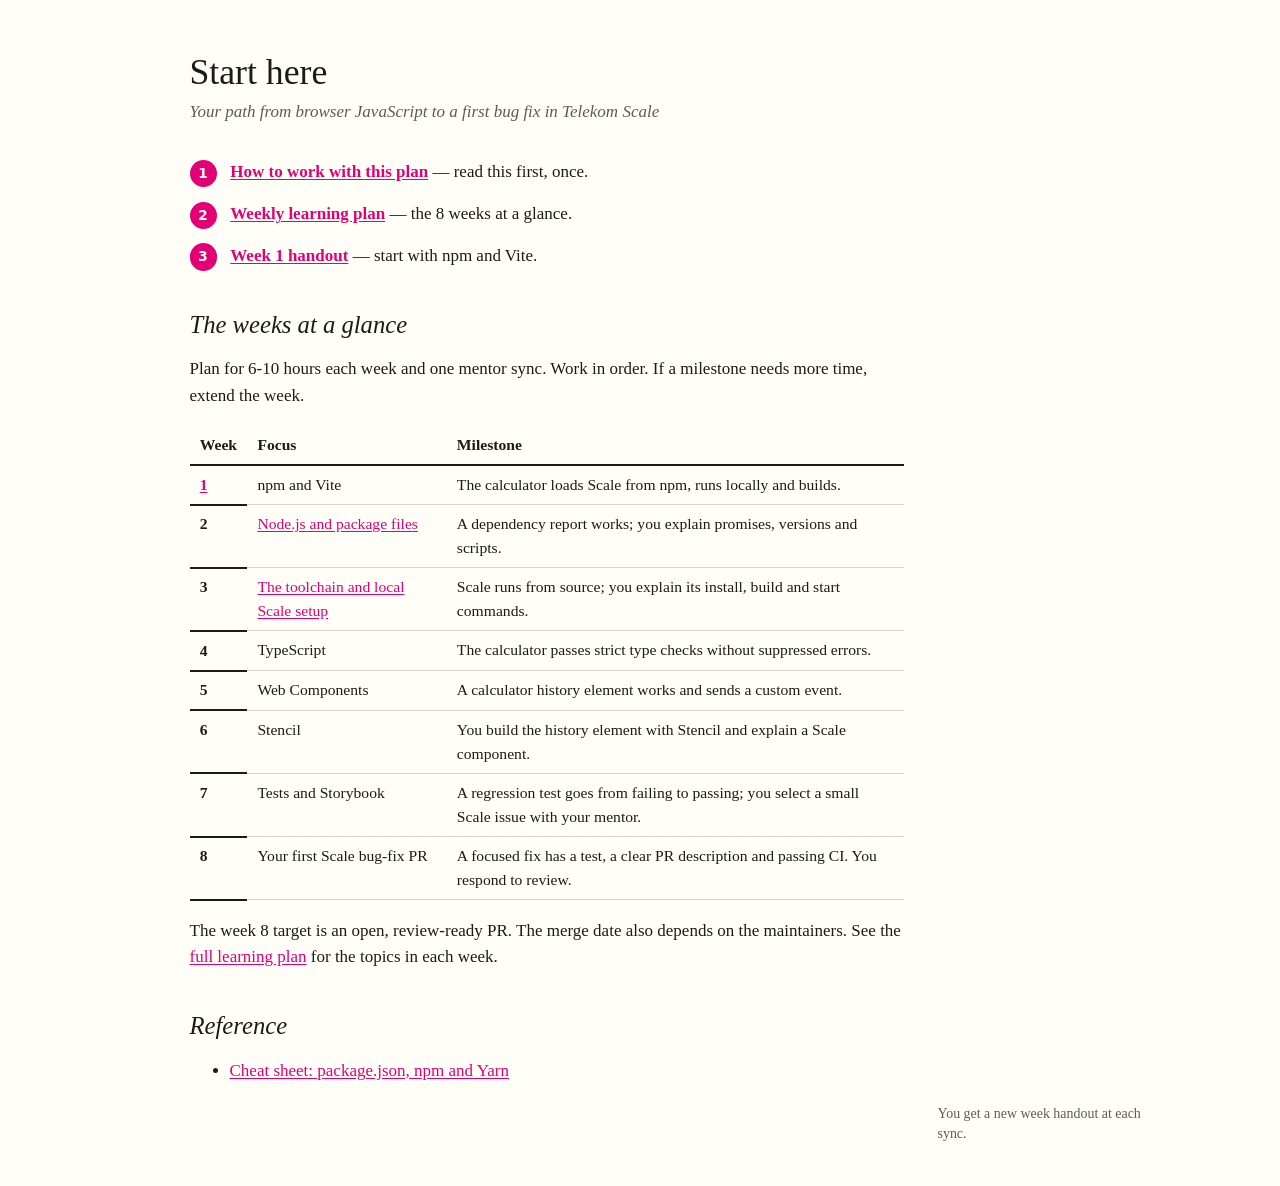
<file: index.html>
<!doctype html>
<html lang="en">
<head>
<meta charset="utf-8">
<meta name="viewport" content="width=device-width, initial-scale=1">
<title>Start here — Web dev path to Telekom Scale</title>
<link rel="stylesheet" href="assets/style.css">
</head>
<body>
<main>
<h1>Start here</h1>
<p class="subtitle">Your path from browser JavaScript to a first bug fix in Telekom Scale</p>
<ol class="steps">
  <li><a href="reference/how-to-learn.html"><strong>How to work with this plan</strong></a> — read this first, once.</li>
  <li><a href="reference/learning-plan.html"><strong>Weekly learning plan</strong></a> — the 8 weeks at a glance.</li>
  <li><a href="weeks/week-01.html"><strong>Week 1 handout</strong></a> — start with npm and Vite.</li>
</ol>
<h2>The weeks at a glance</h2>
<p>Plan for 6-10 hours each week and one mentor sync. Work in order. If a milestone needs more time, extend the week.</p>
<table>
  <thead><tr><th scope="col">Week</th><th scope="col">Focus</th><th scope="col">Milestone</th></tr></thead>
  <tbody>
    <tr><th scope="row"><a href="weeks/week-01.html">1</a></th><td>npm and Vite</td><td>The calculator loads Scale from npm, runs locally and builds.</td></tr>
    <tr><th scope="row">2</th><td><a href="weeks/week-02.html">Node.js and package files</a></td><td>A dependency report works; you explain promises, versions and scripts.</td></tr>
    <tr><th scope="row">3</th><td><a href="weeks/week-03.html">The toolchain and local Scale setup</a></td><td>Scale runs from source; you explain its install, build and start commands.</td></tr>
    <tr><th scope="row">4</th><td>TypeScript</td><td>The calculator passes strict type checks without suppressed errors.</td></tr>
    <tr><th scope="row">5</th><td>Web Components</td><td>A calculator history element works and sends a custom event.</td></tr>
    <tr><th scope="row">6</th><td>Stencil</td><td>You build the history element with Stencil and explain a Scale component.</td></tr>
    <tr><th scope="row">7</th><td>Tests and Storybook</td><td>A regression test goes from failing to passing; you select a small Scale issue with your mentor.</td></tr>
    <tr><th scope="row">8</th><td>Your first Scale bug-fix PR</td><td>A focused fix has a test, a clear PR description and passing CI. You respond to review.</td></tr>
  </tbody>
</table>
<p>The week 8 target is an open, review-ready PR. The merge date also depends on the maintainers. See the <a href="reference/learning-plan.html">full learning plan</a> for the topics in each week.</p>
<h2>Reference</h2>
<ul>
  <li><a href="reference/package-json-cheatsheet.html">Cheat sheet: package.json, npm and Yarn</a></li>
</ul>
<p class="sidenote">You get a new week handout at each sync.</p>
</main>
<script src="assets/view.js"></script>
</body>
</html>
</file>
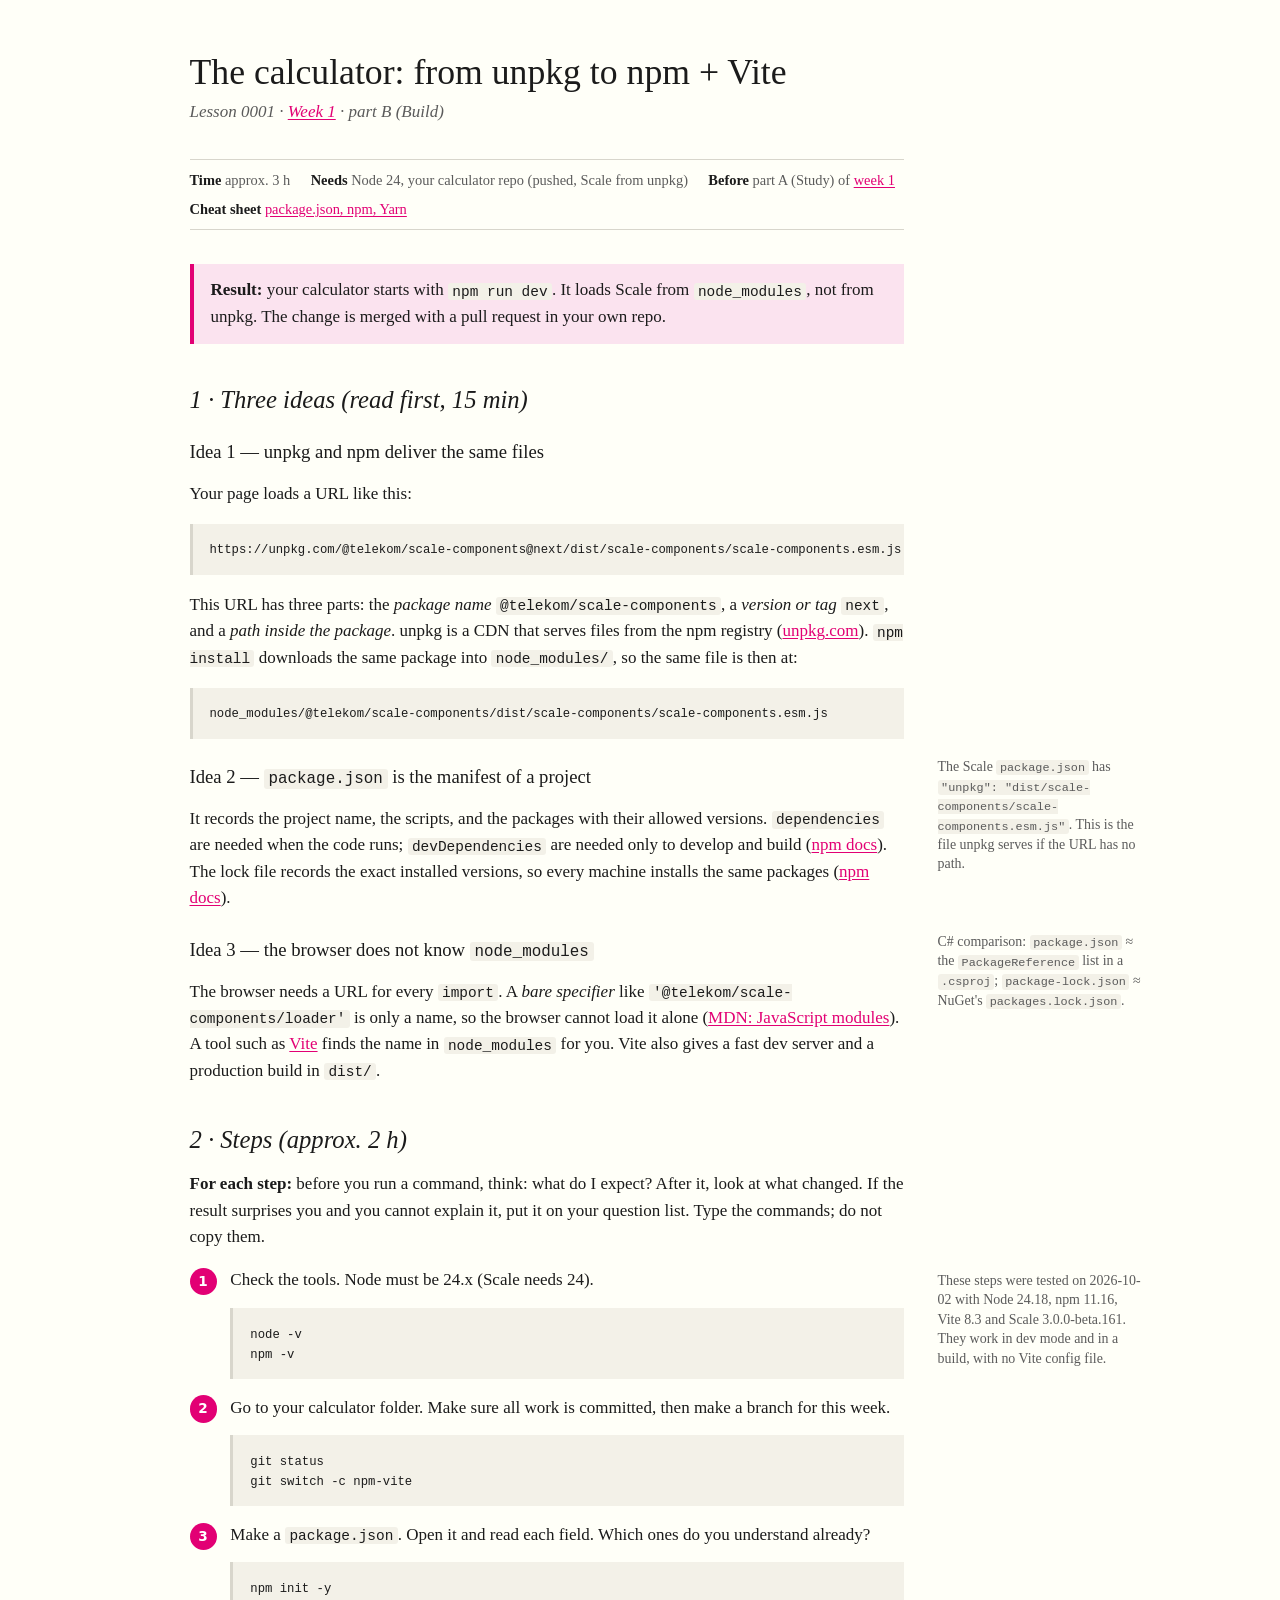
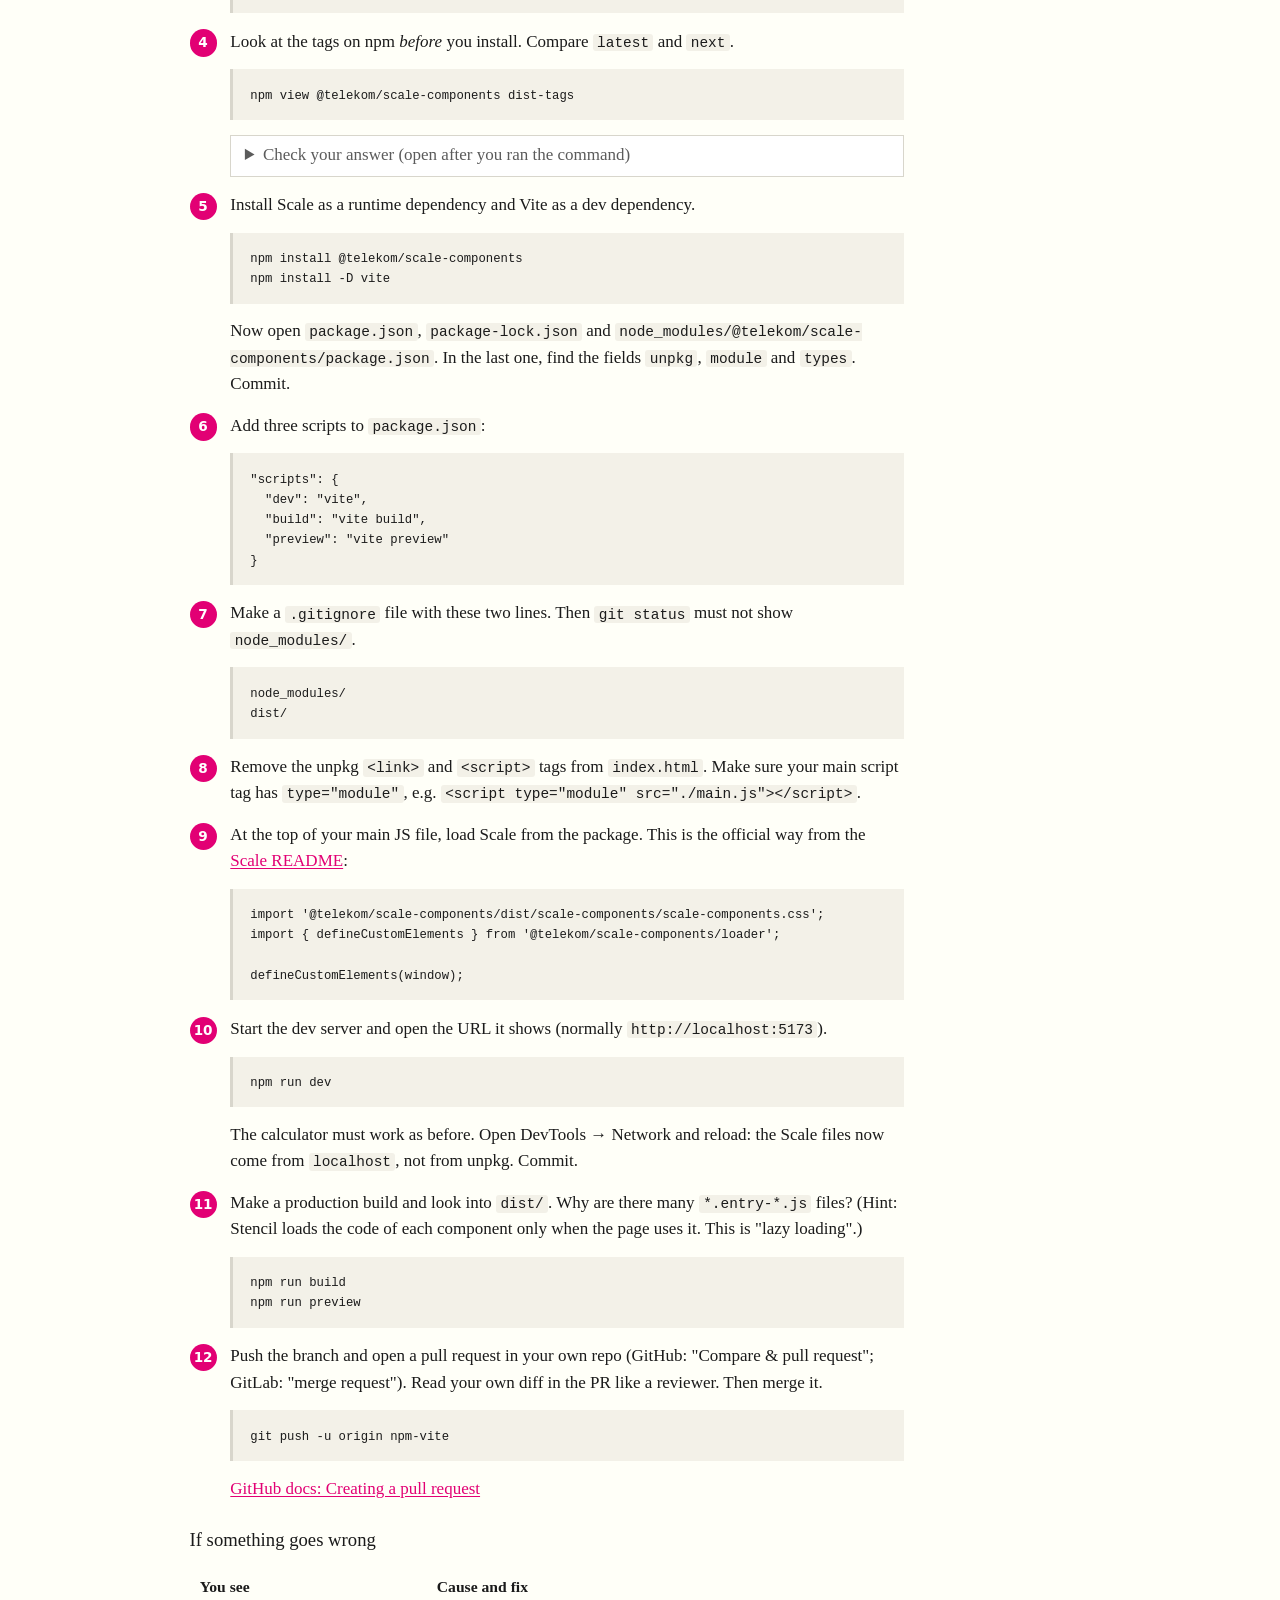
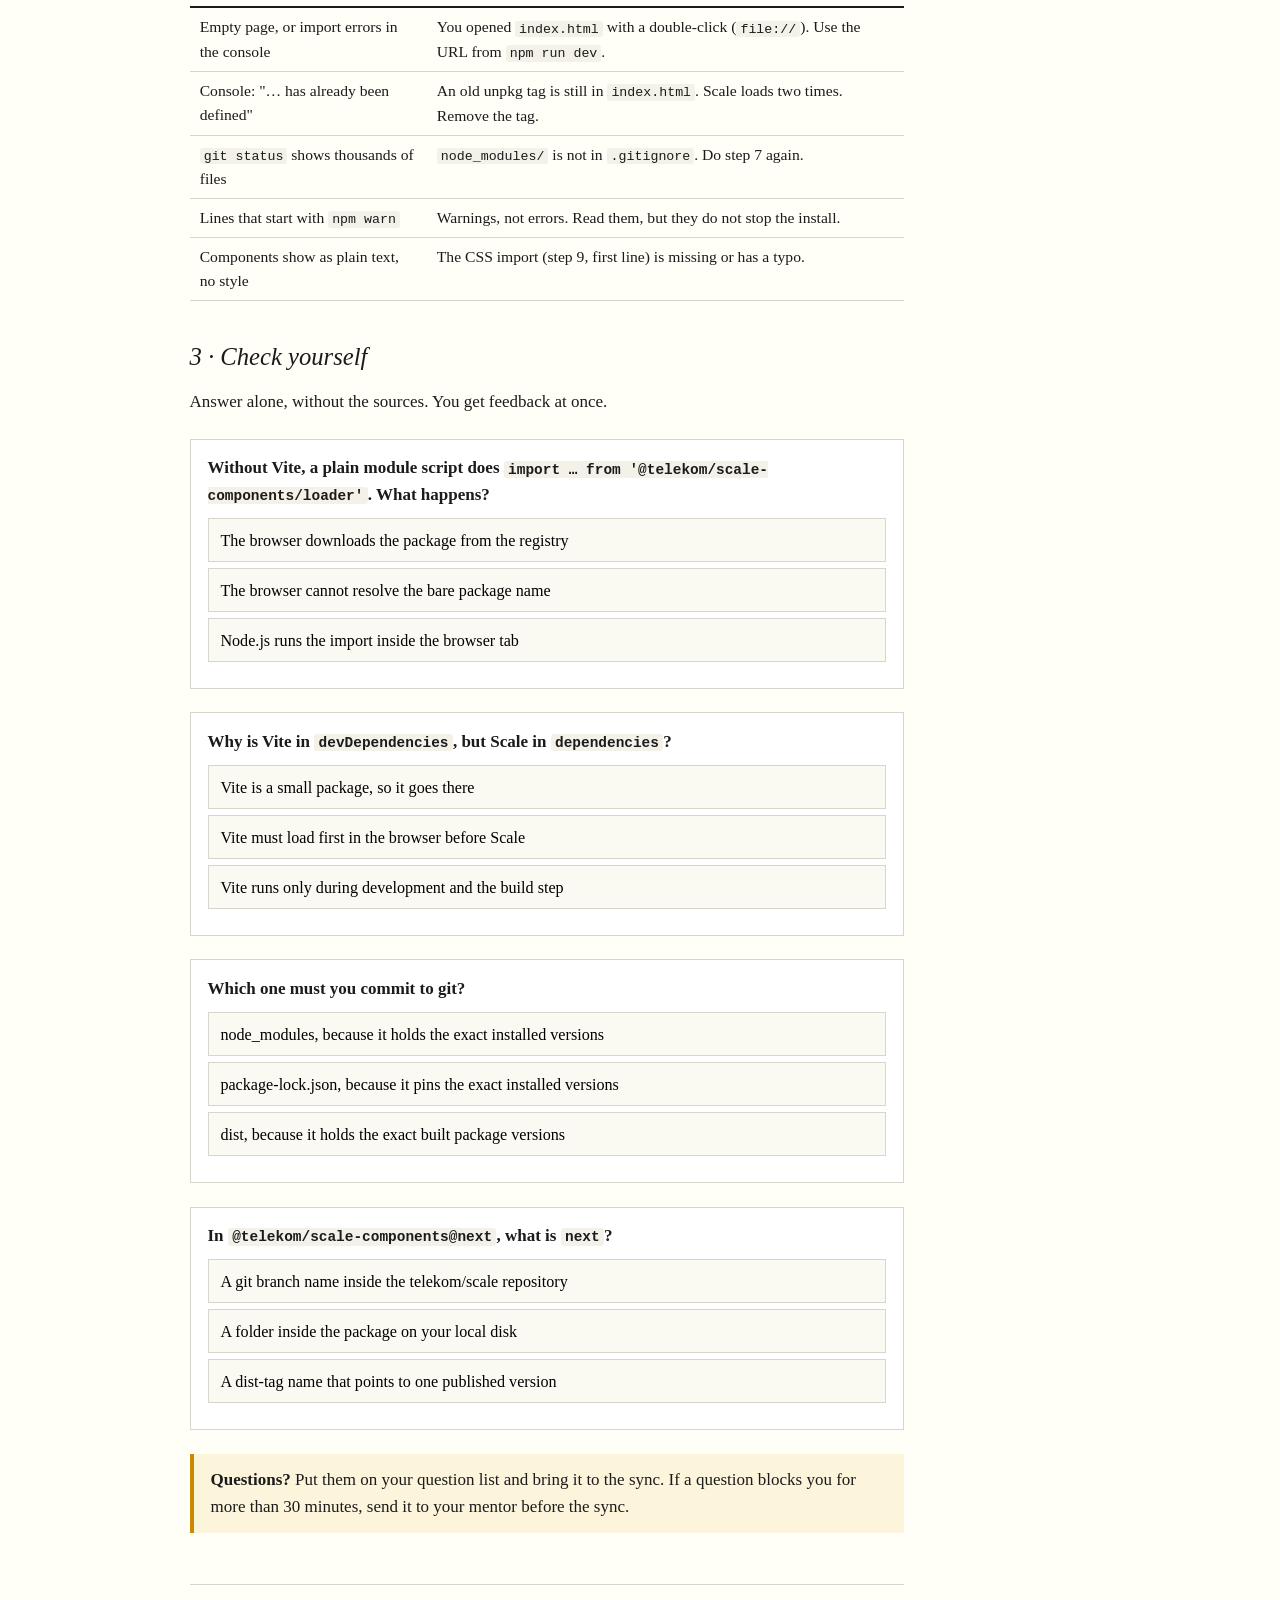
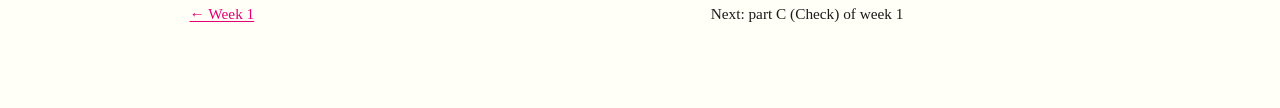
<file: lessons/0001-calculator-from-unpkg-to-npm.html>
<!doctype html>
<html lang="en">
<head>
<meta charset="utf-8">
<meta name="viewport" content="width=device-width, initial-scale=1">
<title>Lesson 0001 — The calculator: from unpkg to npm + Vite</title>
<link rel="stylesheet" href="../assets/style.css">
</head>
<body>
<main>
<h1>The calculator: from unpkg to npm + Vite</h1>
<p class="subtitle">Lesson 0001 · <a href="../weeks/week-01.html">Week 1</a> · part B (Build)</p>

<div class="meta">
  <span><strong>Time</strong> approx. 3 h</span>
  <span><strong>Needs</strong> Node 24, your calculator repo (pushed, Scale from unpkg)</span>
  <span><strong>Before</strong> part A (Study) of <a href="../weeks/week-01.html">week 1</a></span>
  <span><strong>Cheat sheet</strong> <a href="../reference/package-json-cheatsheet.html">package.json, npm, Yarn</a></span>
</div>

<div class="box goal">
<p><strong>Result:</strong> your calculator starts with <code>npm run dev</code>. It loads Scale from <code>node_modules</code>, not from unpkg. The change is merged with a pull request in your own repo.</p>
</div>

<h2>1 · Three ideas (read first, 15 min)</h2>

<h3>Idea 1 — unpkg and npm deliver the same files</h3>
<p>Your page loads a URL like this:</p>
<pre><code>https://unpkg.com/@telekom/scale-components@next/dist/scale-components/scale-components.esm.js</code></pre>
<p>This URL has three parts: the <em>package name</em> <code>@telekom/scale-components</code>, a <em>version or tag</em> <code>next</code>, and a <em>path inside the package</em>. unpkg is a CDN that serves files from the npm registry (<a href="https://unpkg.com/">unpkg.com</a>). <code>npm install</code> downloads the same package into <code>node_modules/</code>, so the same file is then at:</p>
<pre><code>node_modules/@telekom/scale-components/dist/scale-components/scale-components.esm.js</code></pre>
<p class="sidenote">The Scale <code>package.json</code> has <code>"unpkg": "dist/scale-components/scale-components.esm.js"</code>. This is the file unpkg serves if the URL has no path.</p>

<h3>Idea 2 — <code>package.json</code> is the manifest of a project</h3>
<p>It records the project name, the scripts, and the packages with their allowed versions. <code>dependencies</code> are needed when the code runs; <code>devDependencies</code> are needed only to develop and build (<a href="https://docs.npmjs.com/specifying-dependencies-and-devdependencies-in-a-package-json-file/">npm docs</a>). The lock file records the exact installed versions, so every machine installs the same packages (<a href="https://docs.npmjs.com/cli/v11/configuring-npm/package-lock-json">npm docs</a>).</p>
<p class="sidenote">C# comparison: <code>package.json</code> ≈ the <code>PackageReference</code> list in a <code>.csproj</code>; <code>package-lock.json</code> ≈ NuGet's <code>packages.lock.json</code>.</p>

<h3>Idea 3 — the browser does not know <code>node_modules</code></h3>
<p>The browser needs a URL for every <code>import</code>. A <em>bare specifier</em> like <code>'@telekom/scale-components/loader'</code> is only a name, so the browser cannot load it alone (<a href="https://developer.mozilla.org/en-US/docs/Web/JavaScript/Guide/Modules">MDN: JavaScript modules</a>). A tool such as <a href="https://vite.dev/guide/why">Vite</a> finds the name in <code>node_modules</code> for you. Vite also gives a fast dev server and a production build in <code>dist/</code>.</p>

<h2>2 · Steps (approx. 2 h)</h2>
<p><strong>For each step:</strong> before you run a command, think: what do I expect? After it, look at what changed. If the result surprises you and you cannot explain it, put it on your question list. Type the commands; do not copy them.</p>
<p class="sidenote">These steps were tested on 2026-10-02 with Node 24.18, npm 11.16, Vite 8.3 and Scale 3.0.0-beta.161. They work in dev mode and in a build, with no Vite config file.</p>

<ol class="steps">
  <li>Check the tools. Node must be 24.x (Scale needs 24).
<pre><code>node -v
npm -v</code></pre></li>

  <li>Go to your calculator folder. Make sure all work is committed, then make a branch for this week.
<pre><code>git status
git switch -c npm-vite</code></pre></li>

  <li>Make a <code>package.json</code>. Open it and read each field. Which ones do you understand already?
<pre><code>npm init -y</code></pre></li>

  <li>Look at the tags on npm <em>before</em> you install. Compare <code>latest</code> and <code>next</code>.
<pre><code>npm view @telekom/scale-components dist-tags</code></pre>
  <details><summary>Check your answer (open after you ran the command)</summary>
  <p>On 2026-10-02: <code>latest: 3.0.0-beta.161</code> and <code>next: 3.0.0-beta.156</code>. So <code>@next</code> is <strong>older</strong> than <code>@latest</code>. But the Scale README tells users to install <code>@next</code>. This is a real documentation bug. Bring it to the sync — it can become your first, very small pull request to Scale.</p>
  </details></li>

  <li>Install Scale as a runtime dependency and Vite as a dev dependency.
<pre><code>npm install @telekom/scale-components
npm install -D vite</code></pre>
  Now open <code>package.json</code>, <code>package-lock.json</code> and <code>node_modules/@telekom/scale-components/package.json</code>. In the last one, find the fields <code>unpkg</code>, <code>module</code> and <code>types</code>. Commit.</li>

  <li>Add three scripts to <code>package.json</code>:
<pre><code>"scripts": {
  "dev": "vite",
  "build": "vite build",
  "preview": "vite preview"
}</code></pre></li>

  <li>Make a <code>.gitignore</code> file with these two lines. Then <code>git status</code> must not show <code>node_modules/</code>.
<pre><code>node_modules/
dist/</code></pre></li>

  <li>Remove the unpkg <code>&lt;link&gt;</code> and <code>&lt;script&gt;</code> tags from <code>index.html</code>. Make sure your main script tag has <code>type="module"</code>, e.g. <code>&lt;script type="module" src="./main.js"&gt;&lt;/script&gt;</code>.</li>

  <li>At the top of your main JS file, load Scale from the package. This is the official way from the <a href="https://github.com/telekom/scale#setup-with-a-bundler-or-es-modules">Scale README</a>:
<pre><code>import '@telekom/scale-components/dist/scale-components/scale-components.css';
import { defineCustomElements } from '@telekom/scale-components/loader';

defineCustomElements(window);</code></pre></li>

  <li>Start the dev server and open the URL it shows (normally <code>http://localhost:5173</code>).
<pre><code>npm run dev</code></pre>
  The calculator must work as before. Open DevTools → Network and reload: the Scale files now come from <code>localhost</code>, not from unpkg. Commit.</li>

  <li>Make a production build and look into <code>dist/</code>. Why are there many <code>*.entry-*.js</code> files? (Hint: Stencil loads the code of each component only when the page uses it. This is "lazy loading".)
<pre><code>npm run build
npm run preview</code></pre></li>

  <li>Push the branch and open a pull request in your own repo (GitHub: "Compare &amp; pull request"; GitLab: "merge request"). Read your own diff in the PR like a reviewer. Then merge it.
<pre><code>git push -u origin npm-vite</code></pre>
  <a href="https://docs.github.com/en/pull-requests/collaborating-with-pull-requests/proposing-changes-to-your-work-with-pull-requests/creating-a-pull-request">GitHub docs: Creating a pull request</a></li>
</ol>

<h3>If something goes wrong</h3>
<table>
  <tr><th>You see</th><th>Cause and fix</th></tr>
  <tr><td>Empty page, or import errors in the console</td><td>You opened <code>index.html</code> with a double-click (<code>file://</code>). Use the URL from <code>npm run dev</code>.</td></tr>
  <tr><td>Console: "… has already been defined"</td><td>An old unpkg tag is still in <code>index.html</code>. Scale loads two times. Remove the tag.</td></tr>
  <tr><td><code>git status</code> shows thousands of files</td><td><code>node_modules/</code> is not in <code>.gitignore</code>. Do step 7 again.</td></tr>
  <tr><td>Lines that start with <code>npm warn</code></td><td>Warnings, not errors. Read them, but they do not stop the install.</td></tr>
  <tr><td>Components show as plain text, no style</td><td>The CSS import (step 9, first line) is missing or has a typo.</td></tr>
</table>

<h2>3 · Check yourself</h2>
<p>Answer alone, without the sources. You get feedback at once.</p>

<div class="quiz" data-explain="A bare name is not a URL. The browser has no access to node_modules. Vite resolves the name for you.">
  <p class="q">Without Vite, a plain module script does <code>import … from '@telekom/scale-components/loader'</code>. What happens?</p>
  <button>The browser downloads the package from the registry</button>
  <button data-correct>The browser cannot resolve the bare package name</button>
  <button>Node.js runs the import inside the browser tab</button>
</div>

<div class="quiz" data-explain="Vite is a tool: it runs on your machine during development and the build. The page needs Scale when it runs.">
  <p class="q">Why is Vite in <code>devDependencies</code>, but Scale in <code>dependencies</code>?</p>
  <button>Vite is a small package, so it goes there</button>
  <button>Vite must load first in the browser before Scale</button>
  <button data-correct>Vite runs only during development and the build step</button>
</div>

<div class="quiz" data-explain="The lock file pins the exact versions. node_modules and dist can be made again from it.">
  <p class="q">Which one must you commit to git?</p>
  <button>node_modules, because it holds the exact installed versions</button>
  <button data-correct>package-lock.json, because it pins the exact installed versions</button>
  <button>dist, because it holds the exact built package versions</button>
</div>

<div class="quiz" data-explain="A dist-tag is a movable name for one published version. Check it with npm view <pkg> dist-tags.">
  <p class="q">In <code>@telekom/scale-components@next</code>, what is <code>next</code>?</p>
  <button>A git branch name inside the telekom/scale repository</button>
  <button>A folder inside the package on your local disk</button>
  <button data-correct>A dist-tag name that points to one published version</button>
</div>

<div class="box mentor">
<p><strong>Evidence of learning</strong> (for the learning record): the student can predict what step 10 shows in the Network tab, and can explain it without help. The commits are small and <code>node_modules/</code> is not in the diff.</p>
</div>

<div class="box ask">
<p><strong>Questions?</strong> Put them on your question list and bring it to the sync. If a question blocks you for more than 30 minutes, send it to your mentor before the sync.</p>
</div>

<nav class="course">
  <a href="../weeks/week-01.html">← Week 1</a>
  <span>Next: part C (Check) of week 1</span>
</nav>
</main>
<script src="../assets/view.js"></script>
<script src="../assets/quiz.js"></script>

</body>
</html>
</file>
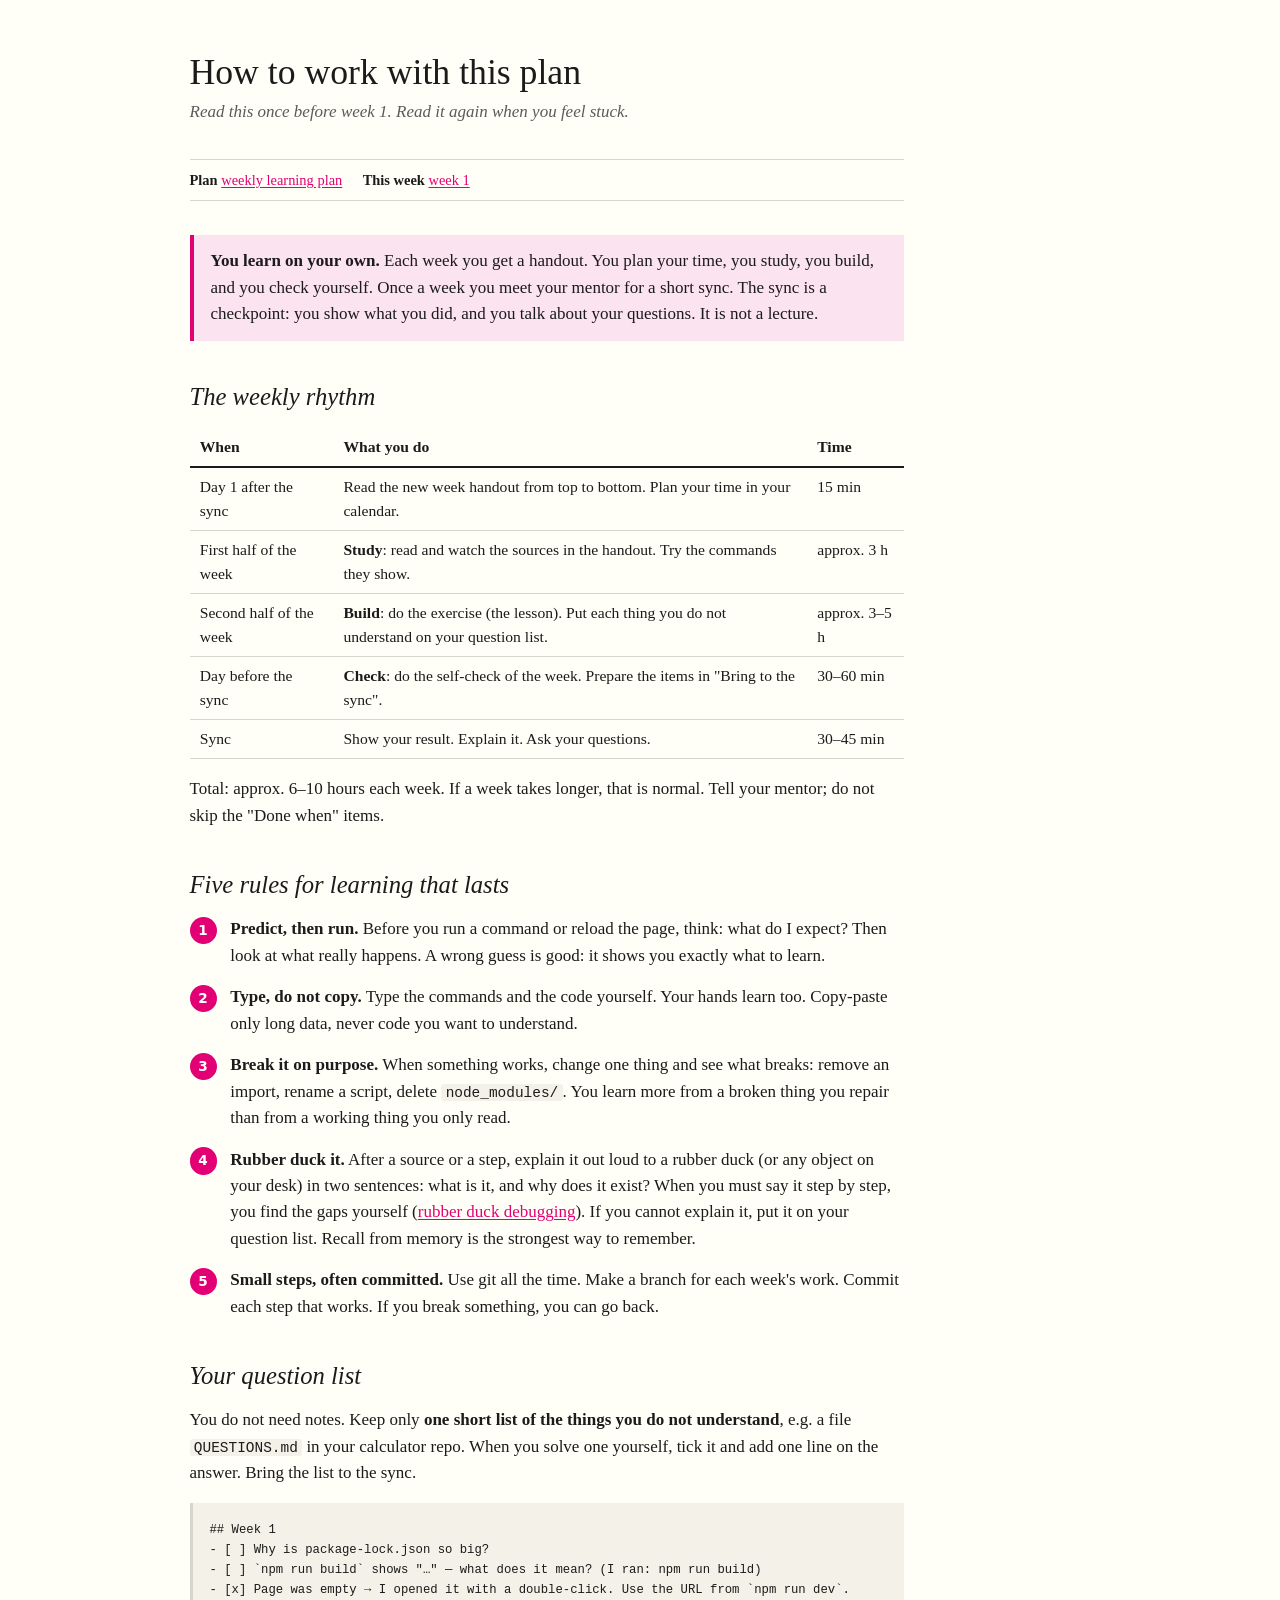
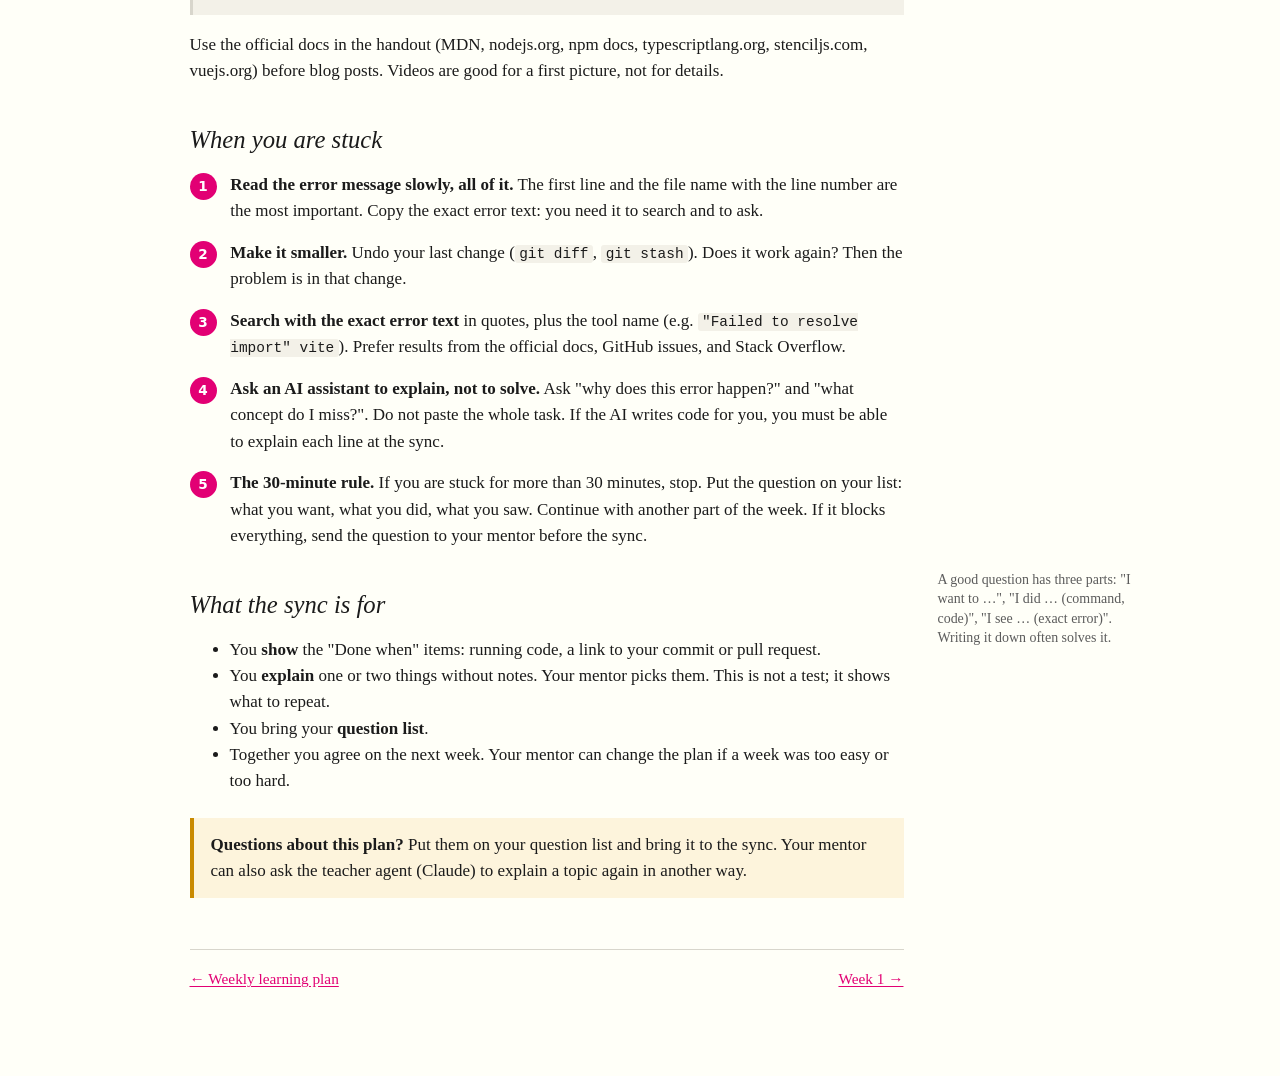
<file: reference/how-to-learn.html>
<!doctype html>
<html lang="en">
<head>
<meta charset="utf-8">
<meta name="viewport" content="width=device-width, initial-scale=1">
<title>How to work with this plan</title>
<link rel="stylesheet" href="../assets/style.css">
</head>
<body>
<main>
<h1>How to work with this plan</h1>
<p class="subtitle">Read this once before week 1. Read it again when you feel stuck.</p>

<div class="meta">
  <span><strong>Plan</strong> <a href="learning-plan.html">weekly learning plan</a></span>
  <span><strong>This week</strong> <a href="../weeks/week-01.html">week 1</a></span>
</div>

<div class="box goal">
<p><strong>You learn on your own.</strong> Each week you get a handout. You plan your time, you study, you build, and you check yourself. Once a week you meet your mentor for a short sync. The sync is a checkpoint: you show what you did, and you talk about your questions. It is not a lecture.</p>
</div>

<h2>The weekly rhythm</h2>
<table>
  <tr><th>When</th><th>What you do</th><th>Time</th></tr>
  <tr><td>Day 1 after the sync</td><td>Read the new week handout from top to bottom. Plan your time in your calendar.</td><td>15 min</td></tr>
  <tr><td>First half of the week</td><td><strong>Study</strong>: read and watch the sources in the handout. Try the commands they show.</td><td>approx. 3 h</td></tr>
  <tr><td>Second half of the week</td><td><strong>Build</strong>: do the exercise (the lesson). Put each thing you do not understand on your question list.</td><td>approx. 3–5 h</td></tr>
  <tr><td>Day before the sync</td><td><strong>Check</strong>: do the self-check of the week. Prepare the items in "Bring to the sync".</td><td>30–60 min</td></tr>
  <tr><td>Sync</td><td>Show your result. Explain it. Ask your questions.</td><td>30–45 min</td></tr>
</table>
<p>Total: approx. 6–10 hours each week. If a week takes longer, that is normal. Tell your mentor; do not skip the "Done when" items.</p>

<h2>Five rules for learning that lasts</h2>
<ol class="steps">
  <li><strong>Predict, then run.</strong> Before you run a command or reload the page, think: what do I expect? Then look at what really happens. A wrong guess is good: it shows you exactly what to learn.</li>
  <li><strong>Type, do not copy.</strong> Type the commands and the code yourself. Your hands learn too. Copy-paste only long data, never code you want to understand.</li>
  <li><strong>Break it on purpose.</strong> When something works, change one thing and see what breaks: remove an import, rename a script, delete <code>node_modules/</code>. You learn more from a broken thing you repair than from a working thing you only read.</li>
  <li><strong>Rubber duck it.</strong> After a source or a step, explain it out loud to a rubber duck (or any object on your desk) in two sentences: what is it, and why does it exist? When you must say it step by step, you find the gaps yourself (<a href="https://en.wikipedia.org/wiki/Rubber_duck_debugging">rubber duck debugging</a>). If you cannot explain it, put it on your question list. Recall from memory is the strongest way to remember.</li>
  <li><strong>Small steps, often committed.</strong> Use git all the time. Make a branch for each week's work. Commit each step that works. If you break something, you can go back.</li>
</ol>

<h2 id="questions">Your question list</h2>
<p>You do not need notes. Keep only <strong>one short list of the things you do not understand</strong>, e.g. a file <code>QUESTIONS.md</code> in your calculator repo. When you solve one yourself, tick it and add one line on the answer. Bring the list to the sync.</p>
<pre><code>## Week 1
- [ ] Why is package-lock.json so big?
- [ ] `npm run build` shows "…" — what does it mean? (I ran: npm run build)
- [x] Page was empty → I opened it with a double-click. Use the URL from `npm run dev`.</code></pre>
<p>Use the official docs in the handout (MDN, nodejs.org, npm docs, typescriptlang.org, stenciljs.com, vuejs.org) before blog posts. Videos are good for a first picture, not for details.</p>

<h2>When you are stuck</h2>
<ol class="steps">
  <li><strong>Read the error message slowly, all of it.</strong> The first line and the file name with the line number are the most important. Copy the exact error text: you need it to search and to ask.</li>
  <li><strong>Make it smaller.</strong> Undo your last change (<code>git diff</code>, <code>git stash</code>). Does it work again? Then the problem is in that change.</li>
  <li><strong>Search with the exact error text</strong> in quotes, plus the tool name (e.g. <code>"Failed to resolve import" vite</code>). Prefer results from the official docs, GitHub issues, and Stack Overflow.</li>
  <li><strong>Ask an AI assistant to explain, not to solve.</strong> Ask "why does this error happen?" and "what concept do I miss?". Do not paste the whole task. If the AI writes code for you, you must be able to explain each line at the sync.</li>
  <li><strong>The 30-minute rule.</strong> If you are stuck for more than 30 minutes, stop. Put the question on your list: what you want, what you did, what you saw. Continue with another part of the week. If it blocks everything, send the question to your mentor before the sync.</li>
</ol>
<p class="sidenote">A good question has three parts: "I want to …", "I did … (command, code)", "I see … (exact error)". Writing it down often solves it.</p>

<h2>What the sync is for</h2>
<ul>
  <li>You <strong>show</strong> the "Done when" items: running code, a link to your commit or pull request.</li>
  <li>You <strong>explain</strong> one or two things without notes. Your mentor picks them. This is not a test; it shows what to repeat.</li>
  <li>You bring your <strong>question list</strong>.</li>
  <li>Together you agree on the next week. Your mentor can change the plan if a week was too easy or too hard.</li>
</ul>

<div class="box mentor">
<p><strong>How to run the weekly sync (30–45 min)</strong></p>
<ol>
  <li><strong>Recall (5 min).</strong> Ask 2–3 questions from <em>older</em> weeks without notes. Use the "Checkpoint" section of the week handout.</li>
  <li><strong>Show (10 min).</strong> The student shows the "Done when" items. Look at the commits, not only at the result.</li>
  <li><strong>Explain (10 min).</strong> Pick one file or concept. The student explains it line by line. Ask "why?" twice. Do not correct at once; ask a question that leads to the gap.</li>
  <li><strong>Questions (10 min).</strong> Go through the question list. If you do not know an answer, look it up together — this shows how a professional finds answers.</li>
  <li><strong>Next week (5 min).</strong> Hand out the next week. Agree on what to cut or extend.</li>
</ol>
<p>After the sync, tell the teacher agent (Claude) what went well and what was hard. It writes a learning record and adapts the next week handout.</p>
</div>

<div class="box ask">
<p><strong>Questions about this plan?</strong> Put them on your question list and bring it to the sync. Your mentor can also ask the teacher agent (Claude) to explain a topic again in another way.</p>
</div>

<nav class="course">
  <a href="learning-plan.html">← Weekly learning plan</a>
  <a href="../weeks/week-01.html">Week 1 →</a>
</nav>
</main>
<script src="../assets/view.js"></script>
</body>
</html>
</file>
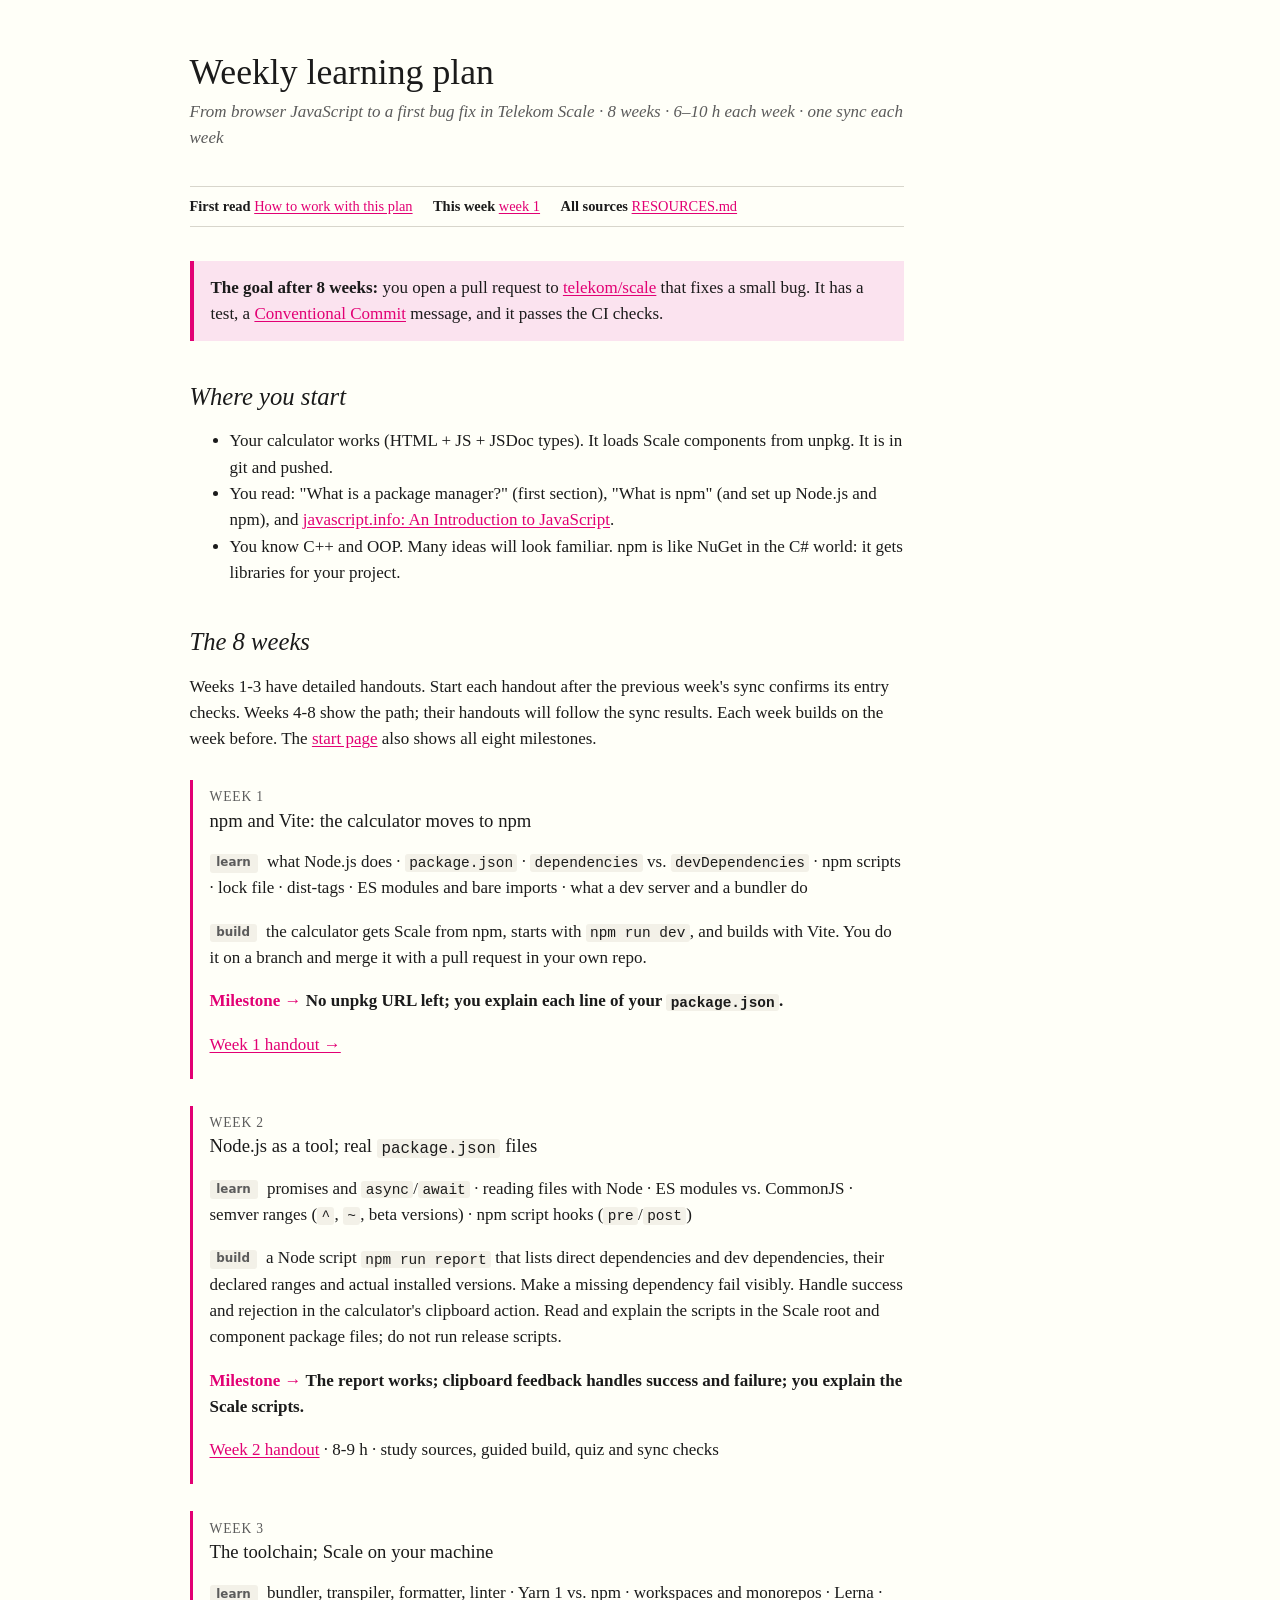
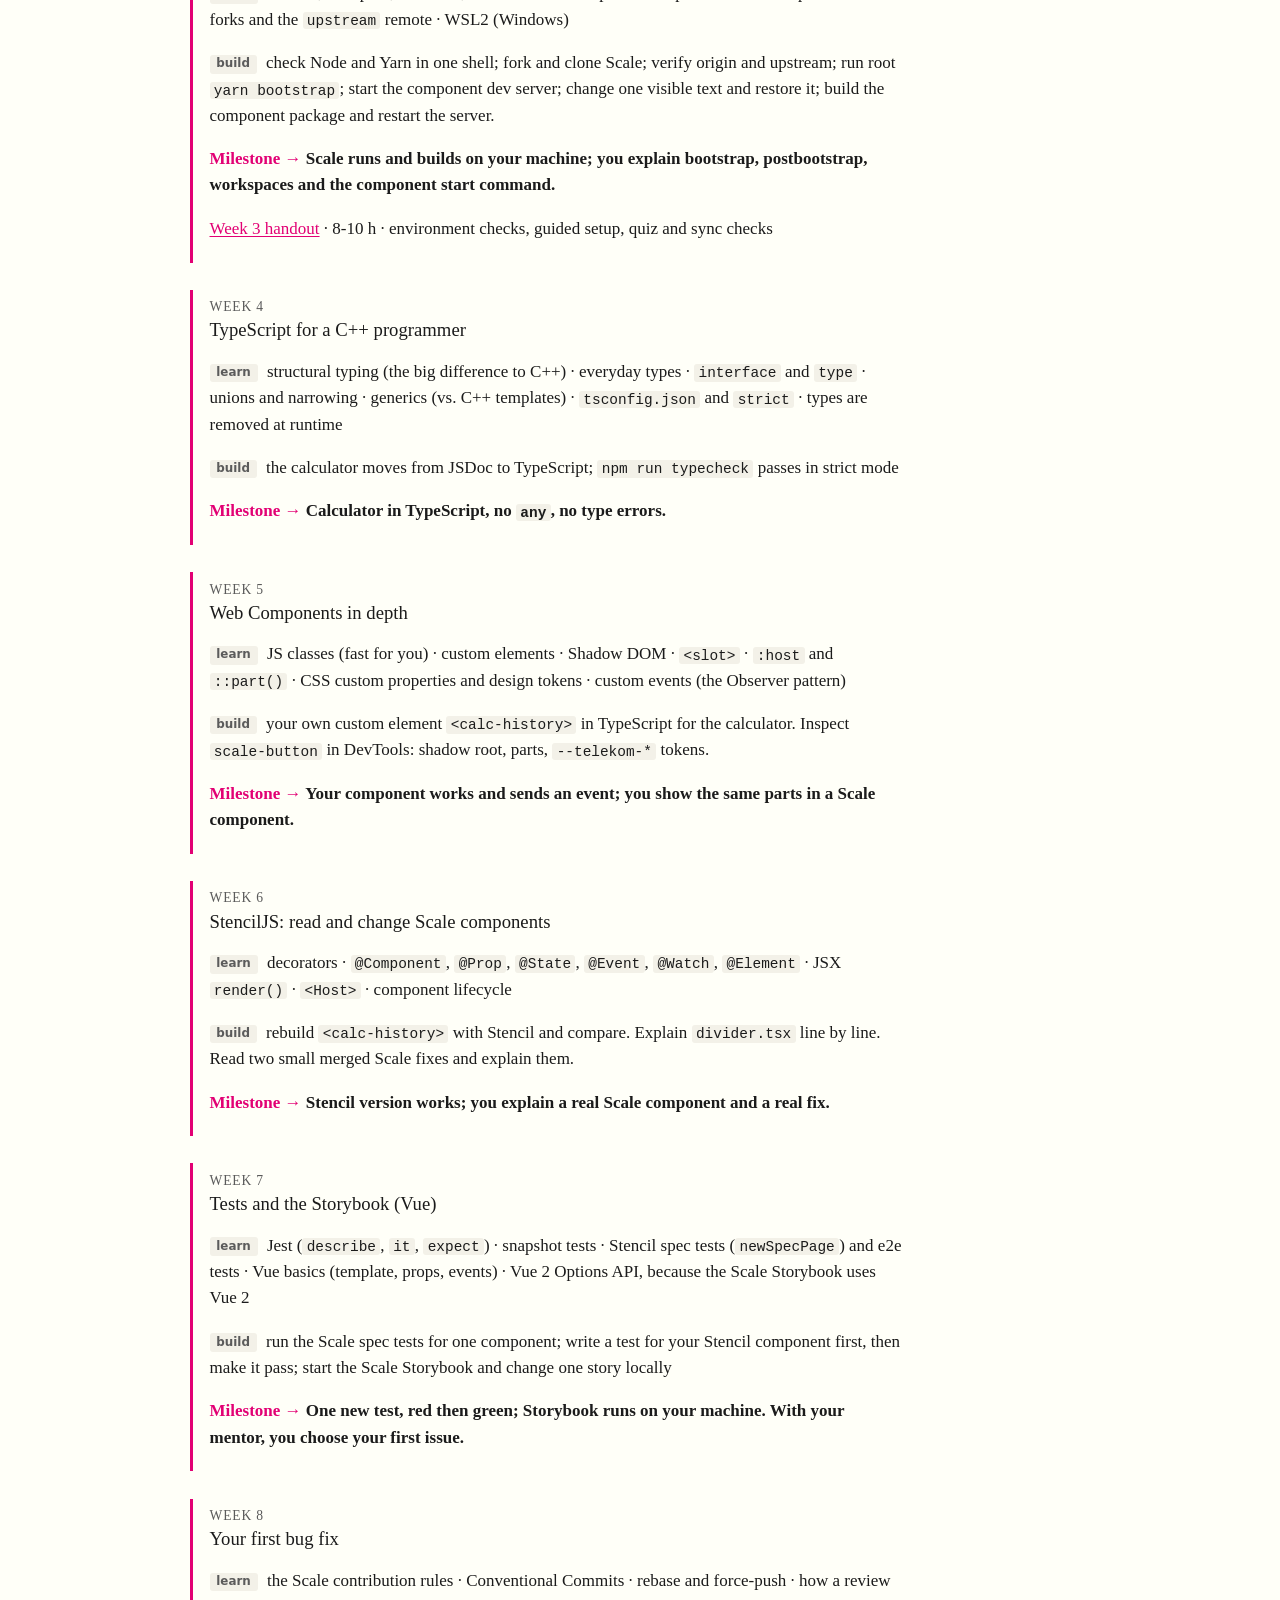
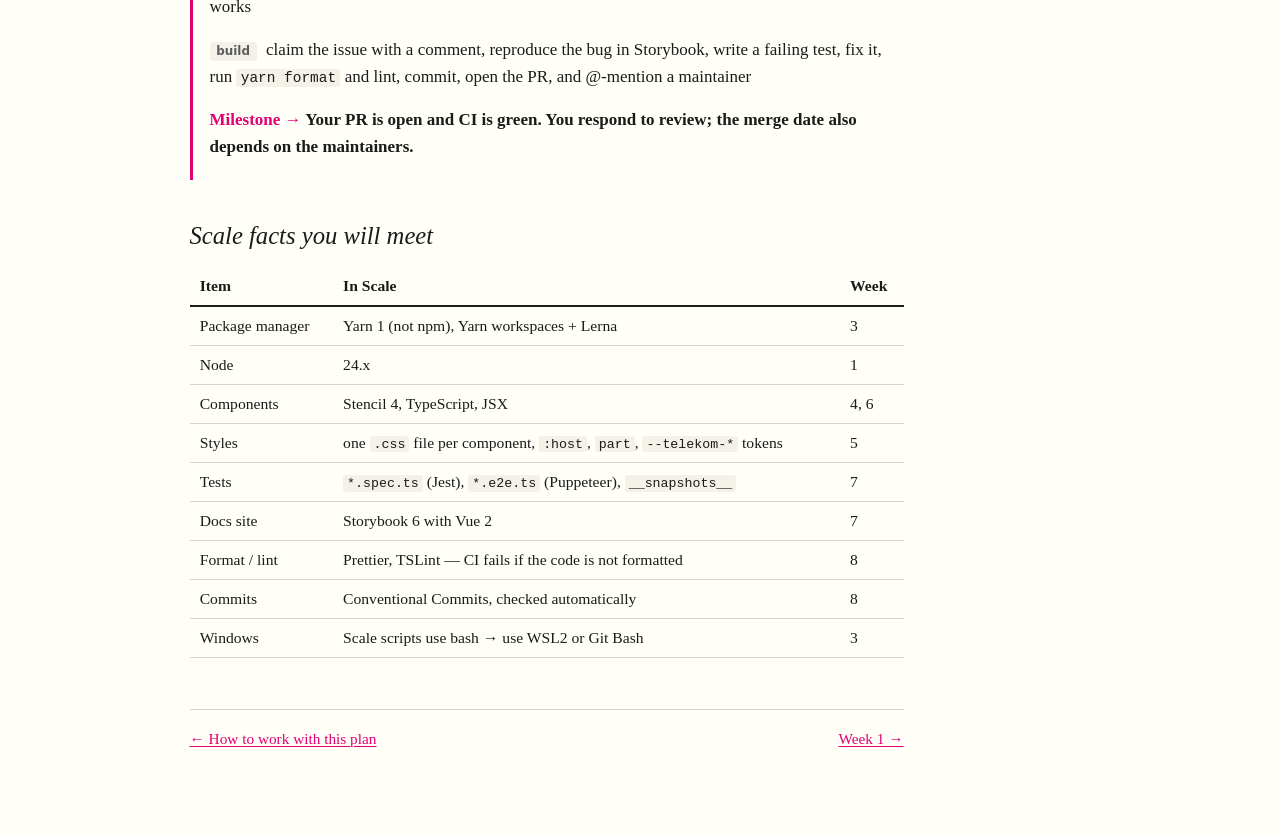
<file: reference/learning-plan.html>
<!doctype html>
<html lang="en">
<head>
<meta charset="utf-8">
<meta name="viewport" content="width=device-width, initial-scale=1">
<title>Weekly learning plan — From browser JS to a first Scale bug fix</title>
<link rel="stylesheet" href="../assets/style.css">
</head>
<body>
<main>
<h1>Weekly learning plan</h1>
<p class="subtitle">From browser JavaScript to a first bug fix in Telekom Scale · 8 weeks · 6–10 h each week · one sync each week</p>

<div class="meta">
  <span><strong>First read</strong> <a href="how-to-learn.html">How to work with this plan</a></span>
  <span><strong>This week</strong> <a href="../weeks/week-01.html">week 1</a></span>
  <span><strong>All sources</strong> <a href="../RESOURCES.md">RESOURCES.md</a></span>
</div>

<div class="box goal">
<p><strong>The goal after 8 weeks:</strong> you open a pull request to <a href="https://github.com/telekom/scale">telekom/scale</a> that fixes a small bug. It has a test, a <a href="https://www.conventionalcommits.org/en/v1.0.0/">Conventional Commit</a> message, and it passes the CI checks.</p>
</div>

<h2>Where you start</h2>
<ul>
  <li>Your calculator works (HTML + JS + JSDoc types). It loads Scale components from unpkg. It is in git and pushed.</li>
  <li>You read: "What is a package manager?" (first section), "What is npm" (and set up Node.js and npm), and <a href="https://javascript.info/js">javascript.info: An Introduction to JavaScript</a>.</li>
  <li>You know C++ and OOP. Many ideas will look familiar. npm is like NuGet in the C# world: it gets libraries for your project.</li>
</ul>

<h2>The 8 weeks</h2>
<p>Weeks 1-3 have detailed handouts. Start each handout after the previous week's sync confirms its entry checks. Weeks 4-8 show the path; their handouts will follow the sync results. Each week builds on the week before. The <a href="../index.html">start page</a> also shows all eight milestones.</p>

<div class="phase">
  <span class="weeks">Week 1</span>
  <h3>npm and Vite: the calculator moves to npm</h3>
  <p><span class="tag">learn</span> what Node.js does · <code>package.json</code> · <code>dependencies</code> vs. <code>devDependencies</code> · npm scripts · lock file · dist-tags · ES modules and bare imports · what a dev server and a bundler do</p>
  <p><span class="tag">build</span> the calculator gets Scale from npm, starts with <code>npm run dev</code>, and builds with Vite. You do it on a branch and merge it with a pull request in your own repo.</p>
  <p class="milestone">No unpkg URL left; you explain each line of your <code>package.json</code>.</p>
  <p><a href="../weeks/week-01.html">Week 1 handout →</a></p>
</div>

<div class="phase">
  <span class="weeks">Week 2</span>
  <h3>Node.js as a tool; real <code>package.json</code> files</h3>
  <p><span class="tag">learn</span> promises and <code>async</code>/<code>await</code> · reading files with Node · ES modules vs. CommonJS · semver ranges (<code>^</code>, <code>~</code>, beta versions) · npm script hooks (<code>pre</code>/<code>post</code>)</p>
  <p><span class="tag">build</span> a Node script <code>npm run report</code> that lists direct dependencies and dev dependencies, their declared ranges and actual installed versions. Make a missing dependency fail visibly. Handle success and rejection in the calculator's clipboard action. Read and explain the scripts in the Scale root and component package files; do not run release scripts.</p>
  <p class="milestone">The report works; clipboard feedback handles success and failure; you explain the Scale scripts.</p>
  <p><a href="../weeks/week-02.html">Week 2 handout</a> · 8-9 h · study sources, guided build, quiz and sync checks</p>
</div>

<div class="phase">
  <span class="weeks">Week 3</span>
  <h3>The toolchain; Scale on your machine</h3>
  <p><span class="tag">learn</span> bundler, transpiler, formatter, linter · Yarn 1 vs. npm · workspaces and monorepos · Lerna · forks and the <code>upstream</code> remote · WSL2 (Windows)</p>
  <p><span class="tag">build</span> check Node and Yarn in one shell; fork and clone Scale; verify origin and upstream; run root <code>yarn bootstrap</code>; start the component dev server; change one visible text and restore it; build the component package and restart the server.</p>
  <p class="milestone">Scale runs and builds on your machine; you explain bootstrap, postbootstrap, workspaces and the component start command.</p>
  <p><a href="../weeks/week-03.html">Week 3 handout</a> · 8-10 h · environment checks, guided setup, quiz and sync checks</p>
</div>

<div class="phase">
  <span class="weeks">Week 4</span>
  <h3>TypeScript for a C++ programmer</h3>
  <p><span class="tag">learn</span> structural typing (the big difference to C++) · everyday types · <code>interface</code> and <code>type</code> · unions and narrowing · generics (vs. C++ templates) · <code>tsconfig.json</code> and <code>strict</code> · types are removed at runtime</p>
  <p><span class="tag">build</span> the calculator moves from JSDoc to TypeScript; <code>npm run typecheck</code> passes in strict mode</p>
  <p class="milestone">Calculator in TypeScript, no <code>any</code>, no type errors.</p>
</div>

<div class="phase">
  <span class="weeks">Week 5</span>
  <h3>Web Components in depth</h3>
  <p><span class="tag">learn</span> JS classes (fast for you) · custom elements · Shadow DOM · <code>&lt;slot&gt;</code> · <code>:host</code> and <code>::part()</code> · CSS custom properties and design tokens · custom events (the Observer pattern)</p>
  <p><span class="tag">build</span> your own custom element <code>&lt;calc-history&gt;</code> in TypeScript for the calculator. Inspect <code>scale-button</code> in DevTools: shadow root, parts, <code>--telekom-*</code> tokens.</p>
  <p class="milestone">Your component works and sends an event; you show the same parts in a Scale component.</p>
</div>

<div class="phase">
  <span class="weeks">Week 6</span>
  <h3>StencilJS: read and change Scale components</h3>
  <p><span class="tag">learn</span> decorators · <code>@Component</code>, <code>@Prop</code>, <code>@State</code>, <code>@Event</code>, <code>@Watch</code>, <code>@Element</code> · JSX <code>render()</code> · <code>&lt;Host&gt;</code> · component lifecycle</p>
  <p><span class="tag">build</span> rebuild <code>&lt;calc-history&gt;</code> with Stencil and compare. Explain <code>divider.tsx</code> line by line. Read two small merged Scale fixes and explain them.</p>
  <p class="milestone">Stencil version works; you explain a real Scale component and a real fix.</p>
</div>

<div class="phase">
  <span class="weeks">Week 7</span>
  <h3>Tests and the Storybook (Vue)</h3>
  <p><span class="tag">learn</span> Jest (<code>describe</code>, <code>it</code>, <code>expect</code>) · snapshot tests · Stencil spec tests (<code>newSpecPage</code>) and e2e tests · Vue basics (template, props, events) · Vue 2 Options API, because the Scale Storybook uses Vue 2</p>
  <p><span class="tag">build</span> run the Scale spec tests for one component; write a test for your Stencil component first, then make it pass; start the Scale Storybook and change one story locally</p>
  <p class="milestone">One new test, red then green; Storybook runs on your machine. With your mentor, you choose your first issue.</p>
</div>

<div class="phase">
  <span class="weeks">Week 8</span>
  <h3>Your first bug fix</h3>
  <p><span class="tag">learn</span> the Scale contribution rules · Conventional Commits · rebase and force-push · how a review works</p>
  <p><span class="tag">build</span> claim the issue with a comment, reproduce the bug in Storybook, write a failing test, fix it, run <code>yarn format</code> and lint, commit, open the PR, and @-mention a maintainer</p>
  <p class="milestone">Your PR is open and CI is green. You respond to review; the merge date also depends on the maintainers.</p>
</div>

<div class="box mentor">
<p><strong>Why weeks 1-3 are detailed:</strong> weeks 2 and 3 were prepared in advance at the mentor's request. No week 1 or week 2 sync outcome is recorded. Check their entry conditions and adapt the workload before assigning them. Write later handouts after the preceding sync, using what the student showed and where they had problems.</p>
<p><strong>If a week runs over:</strong> extend it. Do not skip a milestone. Weeks 2 and 5 are the easiest to shorten if needed.</p>
<p><strong>Candidate first issues</strong> (status on 2026-10-02; check again in week 7):</p>
<table>
  <tr><th>Issue</th><th>Kind</th><th>Note</th></tr>
  <tr><td>README: <code>@next</code> installs an old version</td><td>docs</td><td>No issue yet. On npm, <code>next</code> = beta.156 and <code>latest</code> = beta.161. The student finds this in week 1. A safe practice PR in week 3 if you agree.</td></tr>
  <tr><td><a href="https://github.com/telekom/scale/issues/2544">#2544</a> dropdown-select: readonly prop has no effect</td><td>bug (TSX)</td><td>Recent, no assignee. Good main target for week 8.</td></tr>
  <tr><td><a href="https://github.com/telekom/scale/issues/1490">#1490</a> Textbox label overflow</td><td>bug (CSS)</td><td>CSS only.</td></tr>
</table>
<p>Do not take <a href="https://github.com/telekom/scale/issues/2428">#2428</a> (an open PR exists) or <a href="https://github.com/telekom/scale/issues/2091">#2091</a> (assigned).</p>
</div>

<h2>Scale facts you will meet</h2>
<table>
  <tr><th>Item</th><th>In Scale</th><th>Week</th></tr>
  <tr><td>Package manager</td><td>Yarn 1 (not npm), Yarn workspaces + Lerna</td><td>3</td></tr>
  <tr><td>Node</td><td>24.x</td><td>1</td></tr>
  <tr><td>Components</td><td>Stencil 4, TypeScript, JSX</td><td>4, 6</td></tr>
  <tr><td>Styles</td><td>one <code>.css</code> file per component, <code>:host</code>, <code>part</code>, <code>--telekom-*</code> tokens</td><td>5</td></tr>
  <tr><td>Tests</td><td><code>*.spec.ts</code> (Jest), <code>*.e2e.ts</code> (Puppeteer), <code>__snapshots__</code></td><td>7</td></tr>
  <tr><td>Docs site</td><td>Storybook 6 with Vue 2</td><td>7</td></tr>
  <tr><td>Format / lint</td><td>Prettier, TSLint — CI fails if the code is not formatted</td><td>8</td></tr>
  <tr><td>Commits</td><td>Conventional Commits, checked automatically</td><td>8</td></tr>
  <tr><td>Windows</td><td>Scale scripts use bash → use WSL2 or Git Bash</td><td>3</td></tr>
</table>

<nav class="course">
  <a href="how-to-learn.html">← How to work with this plan</a>
  <a href="../weeks/week-01.html">Week 1 →</a>
</nav>
</main>
<script src="../assets/view.js"></script>
</body>
</html>
</file>
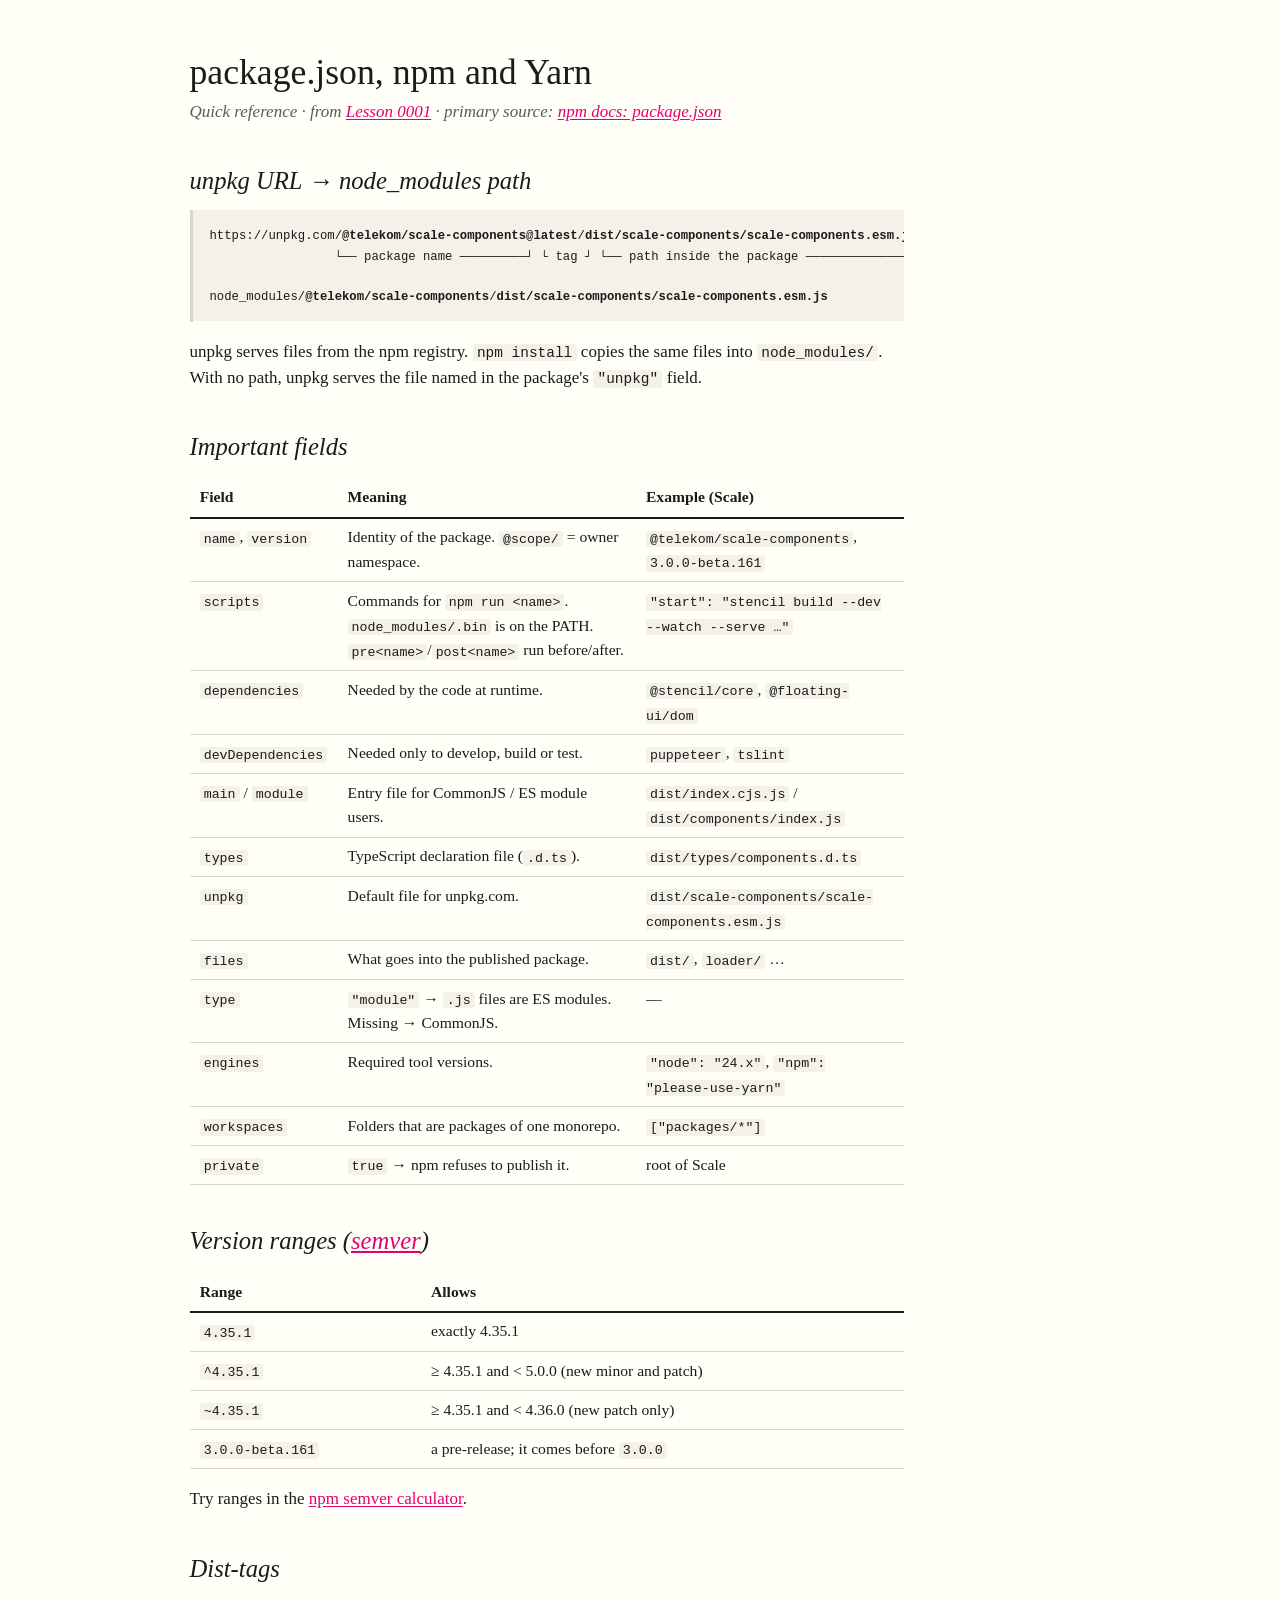
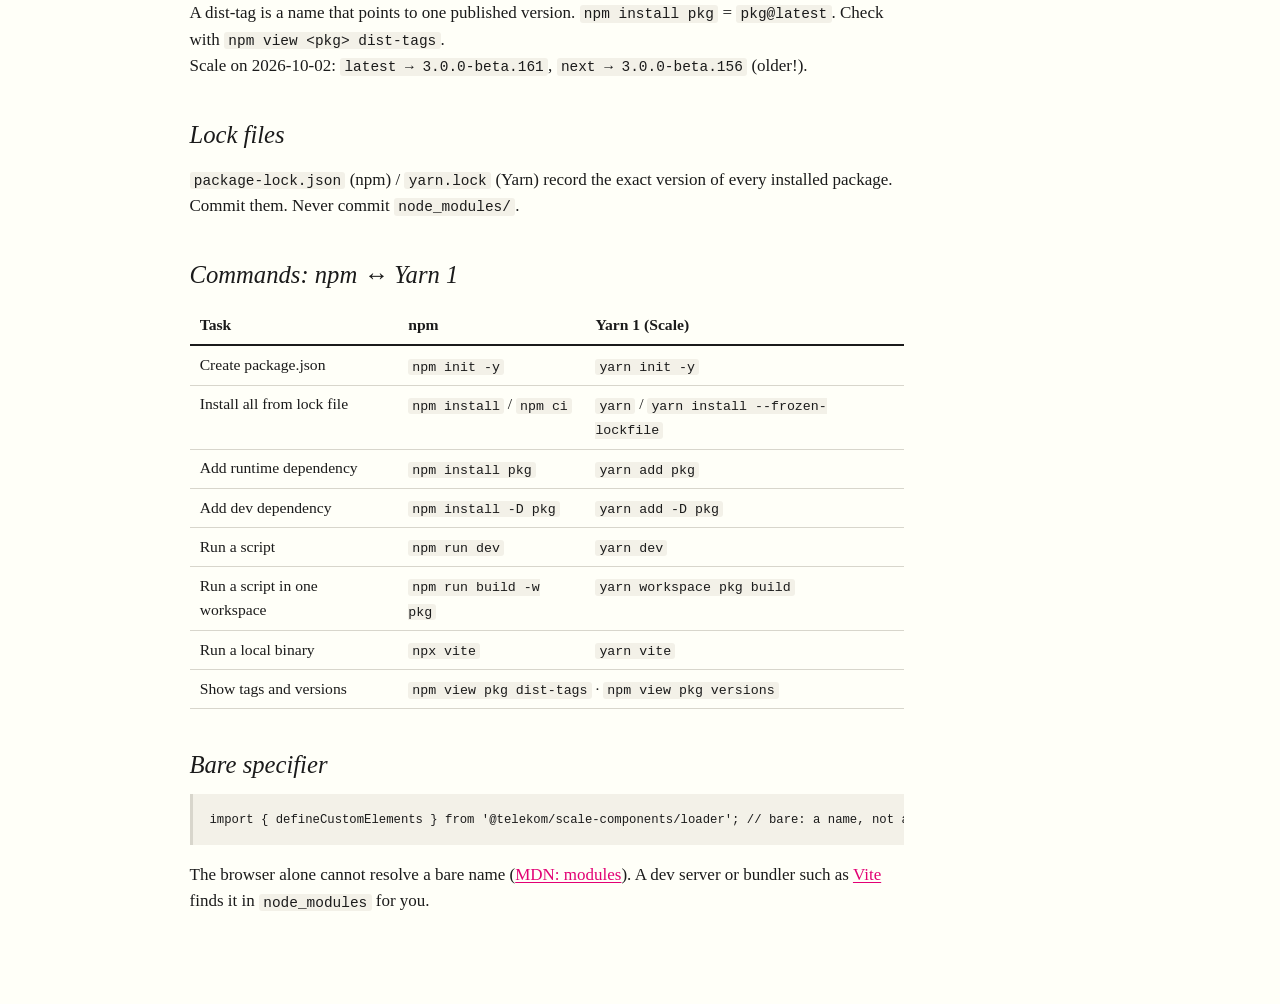
<file: reference/package-json-cheatsheet.html>
<!doctype html>
<html lang="en">
<head>
<meta charset="utf-8">
<meta name="viewport" content="width=device-width, initial-scale=1">
<title>Cheat sheet — package.json, npm and Yarn</title>
<link rel="stylesheet" href="../assets/style.css">
</head>
<body>
<main>
<h1>package.json, npm and Yarn</h1>
<p class="subtitle">Quick reference · from <a href="../lessons/0001-calculator-from-unpkg-to-npm.html">Lesson 0001</a> · primary source: <a href="https://docs.npmjs.com/cli/v11/configuring-npm/package-json">npm docs: package.json</a></p>

<h2>unpkg URL → node_modules path</h2>
<pre><code>https://unpkg.com/<b>@telekom/scale-components</b>@<b>latest</b>/<b>dist/scale-components/scale-components.esm.js</b>
                 └── package name ─────────┘ └ tag ┘ └── path inside the package ─────────────┘

node_modules/<b>@telekom/scale-components</b>/<b>dist/scale-components/scale-components.esm.js</b></code></pre>
<p>unpkg serves files from the npm registry. <code>npm install</code> copies the same files into <code>node_modules/</code>. With no path, unpkg serves the file named in the package's <code>"unpkg"</code> field.</p>

<h2>Important fields</h2>
<table>
  <tr><th>Field</th><th>Meaning</th><th>Example (Scale)</th></tr>
  <tr><td><code>name</code>, <code>version</code></td><td>Identity of the package. <code>@scope/</code> = owner namespace.</td><td><code>@telekom/scale-components</code>, <code>3.0.0-beta.161</code></td></tr>
  <tr><td><code>scripts</code></td><td>Commands for <code>npm run &lt;name&gt;</code>. <code>node_modules/.bin</code> is on the PATH. <code>pre&lt;name&gt;</code>/<code>post&lt;name&gt;</code> run before/after.</td><td><code>"start": "stencil build --dev --watch --serve …"</code></td></tr>
  <tr><td><code>dependencies</code></td><td>Needed by the code at runtime.</td><td><code>@stencil/core</code>, <code>@floating-ui/dom</code></td></tr>
  <tr><td><code>devDependencies</code></td><td>Needed only to develop, build or test.</td><td><code>puppeteer</code>, <code>tslint</code></td></tr>
  <tr><td><code>main</code> / <code>module</code></td><td>Entry file for CommonJS / ES module users.</td><td><code>dist/index.cjs.js</code> / <code>dist/components/index.js</code></td></tr>
  <tr><td><code>types</code></td><td>TypeScript declaration file (<code>.d.ts</code>).</td><td><code>dist/types/components.d.ts</code></td></tr>
  <tr><td><code>unpkg</code></td><td>Default file for unpkg.com.</td><td><code>dist/scale-components/scale-components.esm.js</code></td></tr>
  <tr><td><code>files</code></td><td>What goes into the published package.</td><td><code>dist/</code>, <code>loader/</code> …</td></tr>
  <tr><td><code>type</code></td><td><code>"module"</code> → <code>.js</code> files are ES modules. Missing → CommonJS.</td><td>—</td></tr>
  <tr><td><code>engines</code></td><td>Required tool versions.</td><td><code>"node": "24.x"</code>, <code>"npm": "please-use-yarn"</code></td></tr>
  <tr><td><code>workspaces</code></td><td>Folders that are packages of one monorepo.</td><td><code>["packages/*"]</code></td></tr>
  <tr><td><code>private</code></td><td><code>true</code> → npm refuses to publish it.</td><td>root of Scale</td></tr>
</table>

<h2>Version ranges (<a href="https://docs.npmjs.com/about-semantic-versioning">semver</a>)</h2>
<table>
  <tr><th>Range</th><th>Allows</th></tr>
  <tr><td><code>4.35.1</code></td><td>exactly 4.35.1</td></tr>
  <tr><td><code>^4.35.1</code></td><td>≥ 4.35.1 and &lt; 5.0.0 (new minor and patch)</td></tr>
  <tr><td><code>~4.35.1</code></td><td>≥ 4.35.1 and &lt; 4.36.0 (new patch only)</td></tr>
  <tr><td><code>3.0.0-beta.161</code></td><td>a pre-release; it comes before <code>3.0.0</code></td></tr>
</table>
<p>Try ranges in the <a href="https://semver.npmjs.com/">npm semver calculator</a>.</p>

<h2>Dist-tags</h2>
<p>A dist-tag is a name that points to one published version. <code>npm install pkg</code> = <code>pkg@latest</code>. Check with <code>npm view &lt;pkg&gt; dist-tags</code>.<br>
Scale on 2026-10-02: <code>latest → 3.0.0-beta.161</code>, <code>next → 3.0.0-beta.156</code> (older!).</p>

<h2>Lock files</h2>
<p><code>package-lock.json</code> (npm) / <code>yarn.lock</code> (Yarn) record the exact version of every installed package. Commit them. Never commit <code>node_modules/</code>.</p>

<h2>Commands: npm ↔ Yarn 1</h2>
<table>
  <tr><th>Task</th><th>npm</th><th>Yarn 1 (Scale)</th></tr>
  <tr><td>Create package.json</td><td><code>npm init -y</code></td><td><code>yarn init -y</code></td></tr>
  <tr><td>Install all from lock file</td><td><code>npm install</code> / <code>npm ci</code></td><td><code>yarn</code> / <code>yarn install --frozen-lockfile</code></td></tr>
  <tr><td>Add runtime dependency</td><td><code>npm install pkg</code></td><td><code>yarn add pkg</code></td></tr>
  <tr><td>Add dev dependency</td><td><code>npm install -D pkg</code></td><td><code>yarn add -D pkg</code></td></tr>
  <tr><td>Run a script</td><td><code>npm run dev</code></td><td><code>yarn dev</code></td></tr>
  <tr><td>Run a script in one workspace</td><td><code>npm run build -w pkg</code></td><td><code>yarn workspace pkg build</code></td></tr>
  <tr><td>Run a local binary</td><td><code>npx vite</code></td><td><code>yarn vite</code></td></tr>
  <tr><td>Show tags and versions</td><td colspan="2"><code>npm view pkg dist-tags</code> · <code>npm view pkg versions</code></td></tr>
</table>

<h2>Bare specifier</h2>
<pre><code>import { defineCustomElements } from '@telekom/scale-components/loader'; // bare: a name, not a URL</code></pre>
<p>The browser alone cannot resolve a bare name (<a href="https://developer.mozilla.org/en-US/docs/Web/JavaScript/Guide/Modules">MDN: modules</a>). A dev server or bundler such as <a href="https://vite.dev/guide/why">Vite</a> finds it in <code>node_modules</code> for you.</p>
</main>
</body>
</html>
</file>
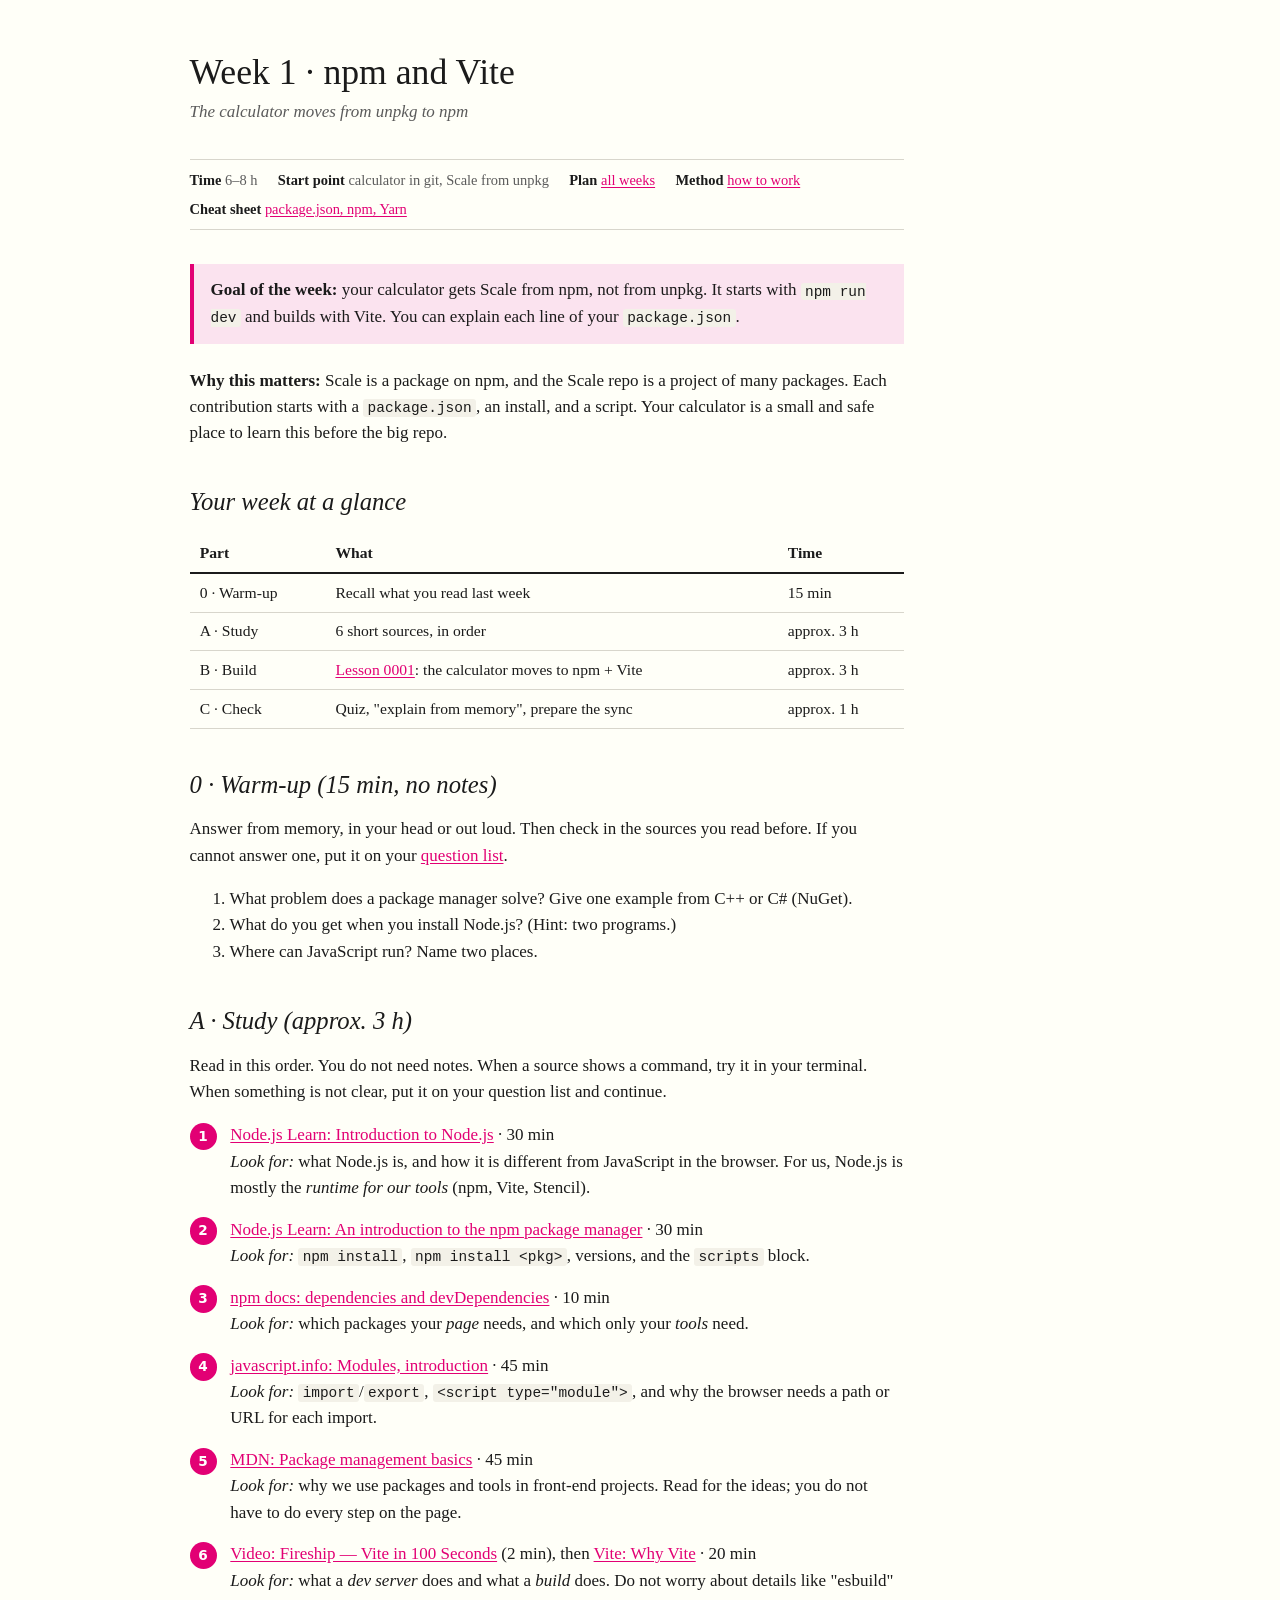
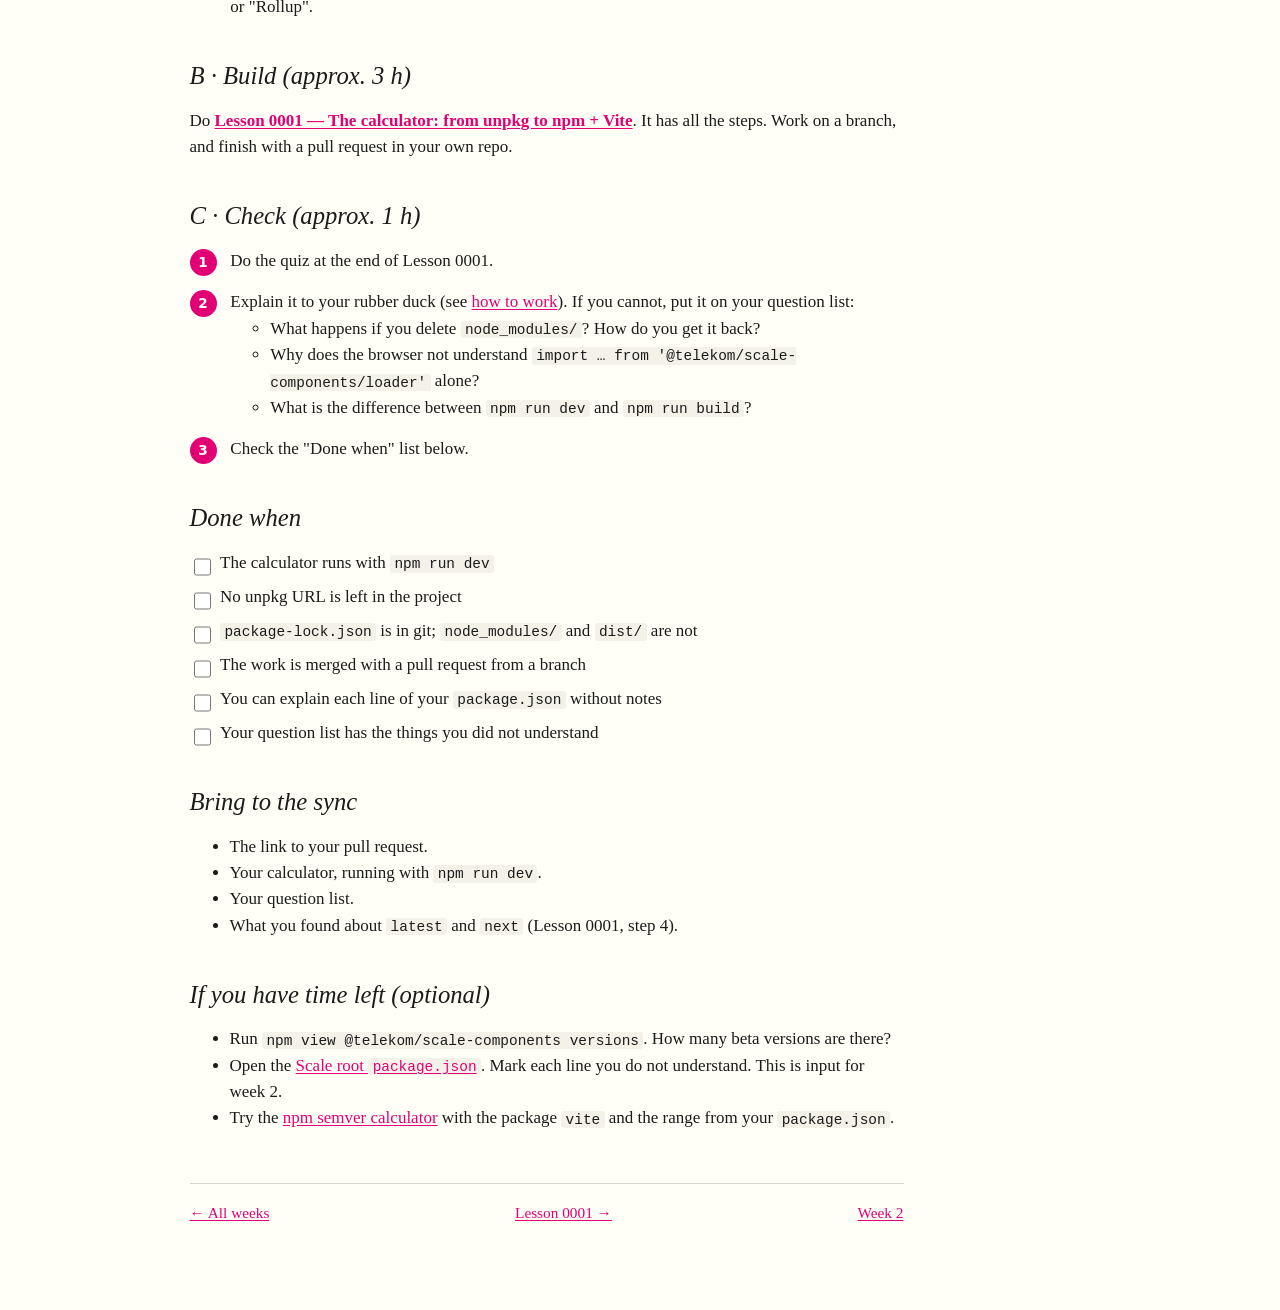
<file: weeks/week-01.html>
<!doctype html>
<html lang="en">
<head>
<meta charset="utf-8">
<meta name="viewport" content="width=device-width, initial-scale=1">
<title>Week 1 — npm and Vite: the calculator moves to npm</title>
<link rel="stylesheet" href="../assets/style.css">
</head>
<body>
<main>
<h1>Week 1 · npm and Vite</h1>
<p class="subtitle">The calculator moves from unpkg to npm</p>

<div class="meta">
  <span><strong>Time</strong> 6–8 h</span>
  <span><strong>Start point</strong> calculator in git, Scale from unpkg</span>
  <span><strong>Plan</strong> <a href="../reference/learning-plan.html">all weeks</a></span>
  <span><strong>Method</strong> <a href="../reference/how-to-learn.html">how to work</a></span>
  <span><strong>Cheat sheet</strong> <a href="../reference/package-json-cheatsheet.html">package.json, npm, Yarn</a></span>
</div>

<div class="box goal">
<p><strong>Goal of the week:</strong> your calculator gets Scale from npm, not from unpkg. It starts with <code>npm run dev</code> and builds with Vite. You can explain each line of your <code>package.json</code>.</p>
</div>

<p><strong>Why this matters:</strong> Scale is a package on npm, and the Scale repo is a project of many packages. Each contribution starts with a <code>package.json</code>, an install, and a script. Your calculator is a small and safe place to learn this before the big repo.</p>

<h2>Your week at a glance</h2>
<table>
  <tr><th>Part</th><th>What</th><th>Time</th></tr>
  <tr><td>0 · Warm-up</td><td>Recall what you read last week</td><td>15 min</td></tr>
  <tr><td>A · Study</td><td>6 short sources, in order</td><td>approx. 3 h</td></tr>
  <tr><td>B · Build</td><td><a href="../lessons/0001-calculator-from-unpkg-to-npm.html">Lesson 0001</a>: the calculator moves to npm + Vite</td><td>approx. 3 h</td></tr>
  <tr><td>C · Check</td><td>Quiz, "explain from memory", prepare the sync</td><td>approx. 1 h</td></tr>
</table>

<h2>0 · Warm-up (15 min, no notes)</h2>
<p>Answer from memory, in your head or out loud. Then check in the sources you read before. If you cannot answer one, put it on your <a href="../reference/how-to-learn.html#questions">question list</a>.</p>
<ol>
  <li>What problem does a package manager solve? Give one example from C++ or C# (NuGet).</li>
  <li>What do you get when you install Node.js? (Hint: two programs.)</li>
  <li>Where can JavaScript run? Name two places.</li>
</ol>

<h2>A · Study (approx. 3 h)</h2>
<p>Read in this order. You do not need notes. When a source shows a command, try it in your terminal. When something is not clear, put it on your question list and continue.</p>

<ol class="steps">
  <li><a href="https://nodejs.org/en/learn/getting-started/introduction-to-nodejs">Node.js Learn: Introduction to Node.js</a> · 30 min<br>
  <em>Look for:</em> what Node.js is, and how it is different from JavaScript in the browser. For us, Node.js is mostly the <em>runtime for our tools</em> (npm, Vite, Stencil).</li>

  <li><a href="https://nodejs.org/en/learn/getting-started/an-introduction-to-the-npm-package-manager">Node.js Learn: An introduction to the npm package manager</a> · 30 min<br>
  <em>Look for:</em> <code>npm install</code>, <code>npm install &lt;pkg&gt;</code>, versions, and the <code>scripts</code> block.</li>

  <li><a href="https://docs.npmjs.com/specifying-dependencies-and-devdependencies-in-a-package-json-file/">npm docs: dependencies and devDependencies</a> · 10 min<br>
  <em>Look for:</em> which packages your <em>page</em> needs, and which only your <em>tools</em> need.</li>

  <li><a href="https://javascript.info/modules-intro">javascript.info: Modules, introduction</a> · 45 min<br>
  <em>Look for:</em> <code>import</code>/<code>export</code>, <code>&lt;script type="module"&gt;</code>, and why the browser needs a path or URL for each import.</li>

  <li><a href="https://developer.mozilla.org/en-US/docs/Learn_web_development/Extensions/Client-side_tools/Package_management">MDN: Package management basics</a> · 45 min<br>
  <em>Look for:</em> why we use packages and tools in front-end projects. Read for the ideas; you do not have to do every step on the page.</li>

  <li><a href="https://www.youtube.com/watch?v=KCrXgy8qtjM">Video: Fireship — Vite in 100 Seconds</a> (2 min), then <a href="https://vite.dev/guide/why">Vite: Why Vite</a> · 20 min<br>
  <em>Look for:</em> what a <em>dev server</em> does and what a <em>build</em> does. Do not worry about details like "esbuild" or "Rollup".</li>
</ol>

<h2>B · Build (approx. 3 h)</h2>
<p>Do <a href="../lessons/0001-calculator-from-unpkg-to-npm.html"><strong>Lesson 0001 — The calculator: from unpkg to npm + Vite</strong></a>. It has all the steps. Work on a branch, and finish with a pull request in your own repo.</p>

<h2>C · Check (approx. 1 h)</h2>
<ol class="steps">
  <li>Do the quiz at the end of Lesson 0001.</li>
  <li>Explain it to your rubber duck (see <a href="../reference/how-to-learn.html">how to work</a>). If you cannot, put it on your question list:
    <ul>
      <li>What happens if you delete <code>node_modules/</code>? How do you get it back?</li>
      <li>Why does the browser not understand <code>import … from '@telekom/scale-components/loader'</code> alone?</li>
      <li>What is the difference between <code>npm run dev</code> and <code>npm run build</code>?</li>
    </ul>
  </li>
  <li>Check the "Done when" list below.</li>
</ol>

<h2>Done when</h2>
<ul class="checklist" data-key="week-01-done">
  <li>The calculator runs with <code>npm run dev</code></li>
  <li>No unpkg URL is left in the project</li>
  <li><code>package-lock.json</code> is in git; <code>node_modules/</code> and <code>dist/</code> are not</li>
  <li>The work is merged with a pull request from a branch</li>
  <li>You can explain each line of your <code>package.json</code> without notes</li>
  <li>Your question list has the things you did not understand</li>
</ul>

<h2>Bring to the sync</h2>
<ul>
  <li>The link to your pull request.</li>
  <li>Your calculator, running with <code>npm run dev</code>.</li>
  <li>Your question list.</li>
  <li>What you found about <code>latest</code> and <code>next</code> (Lesson 0001, step 4).</li>
</ul>

<h2>If you have time left (optional)</h2>
<ul>
  <li>Run <code>npm view @telekom/scale-components versions</code>. How many beta versions are there?</li>
  <li>Open the <a href="https://github.com/telekom/scale/blob/main/package.json">Scale root <code>package.json</code></a>. Mark each line you do not understand. This is input for week 2.</li>
  <li>Try the <a href="https://semver.npmjs.com/">npm semver calculator</a> with the package <code>vite</code> and the range from your <code>package.json</code>.</li>
</ul>

<div class="box mentor">
<p><strong>Checkpoint for the week 1 sync</strong> (agenda: <a href="../reference/how-to-learn.html">how to run the sync</a>)</p>
<p><strong>Recall (no notes):</strong></p>
<ul>
  <li>"npm is like NuGet. What is the same? What is the NuGet equivalent of <code>package.json</code>?" (A <code>.csproj</code> with <code>PackageReference</code>; the lock file is like <code>packages.lock.json</code>.)</li>
  <li>"Where does Node.js run, and where does your calculator code run?" (Node: on your machine, runs the tools. Calculator: in the browser. A common confusion.)</li>
</ul>
<p><strong>Show:</strong> open the PR. Look at the commits: small steps? <code>.gitignore</code> correct? No <code>node_modules</code> in the diff?</p>
<p><strong>Explain:</strong> pick one line of <code>package.json</code>, e.g. <code>"vite": "^8.x.x"</code>. Ask what <code>^</code> allows (prepares week 2). Then ask: "In DevTools → Network, where do the Scale files come from now?"</p>
<p><strong>latest vs. next:</strong> the README says <code>@next</code>, but <code>next</code> points to an older version. Decide with the student if this becomes a small docs PR in week 3.</p>
<p><strong>Red flags:</strong> cannot say why Vite is needed; cannot say what a command will do before running it; confuses Node.js with the browser. If so, repeat ideas 1–3 of Lesson 0001 at the start of week 2.</p>
<p><strong>After the sync:</strong> tell the teacher agent what the student explained well and what was hard. It writes the week 2 handout from that.</p>
</div>

<nav class="course">
  <a href="../reference/learning-plan.html">← All weeks</a>
  <a href="../lessons/0001-calculator-from-unpkg-to-npm.html">Lesson 0001 →</a>
  <a href="week-02.html">Week 2</a>
</nav>
</main>
<script src="../assets/view.js"></script>
<script src="../assets/checklist.js"></script>
</body>
</html>
</file>
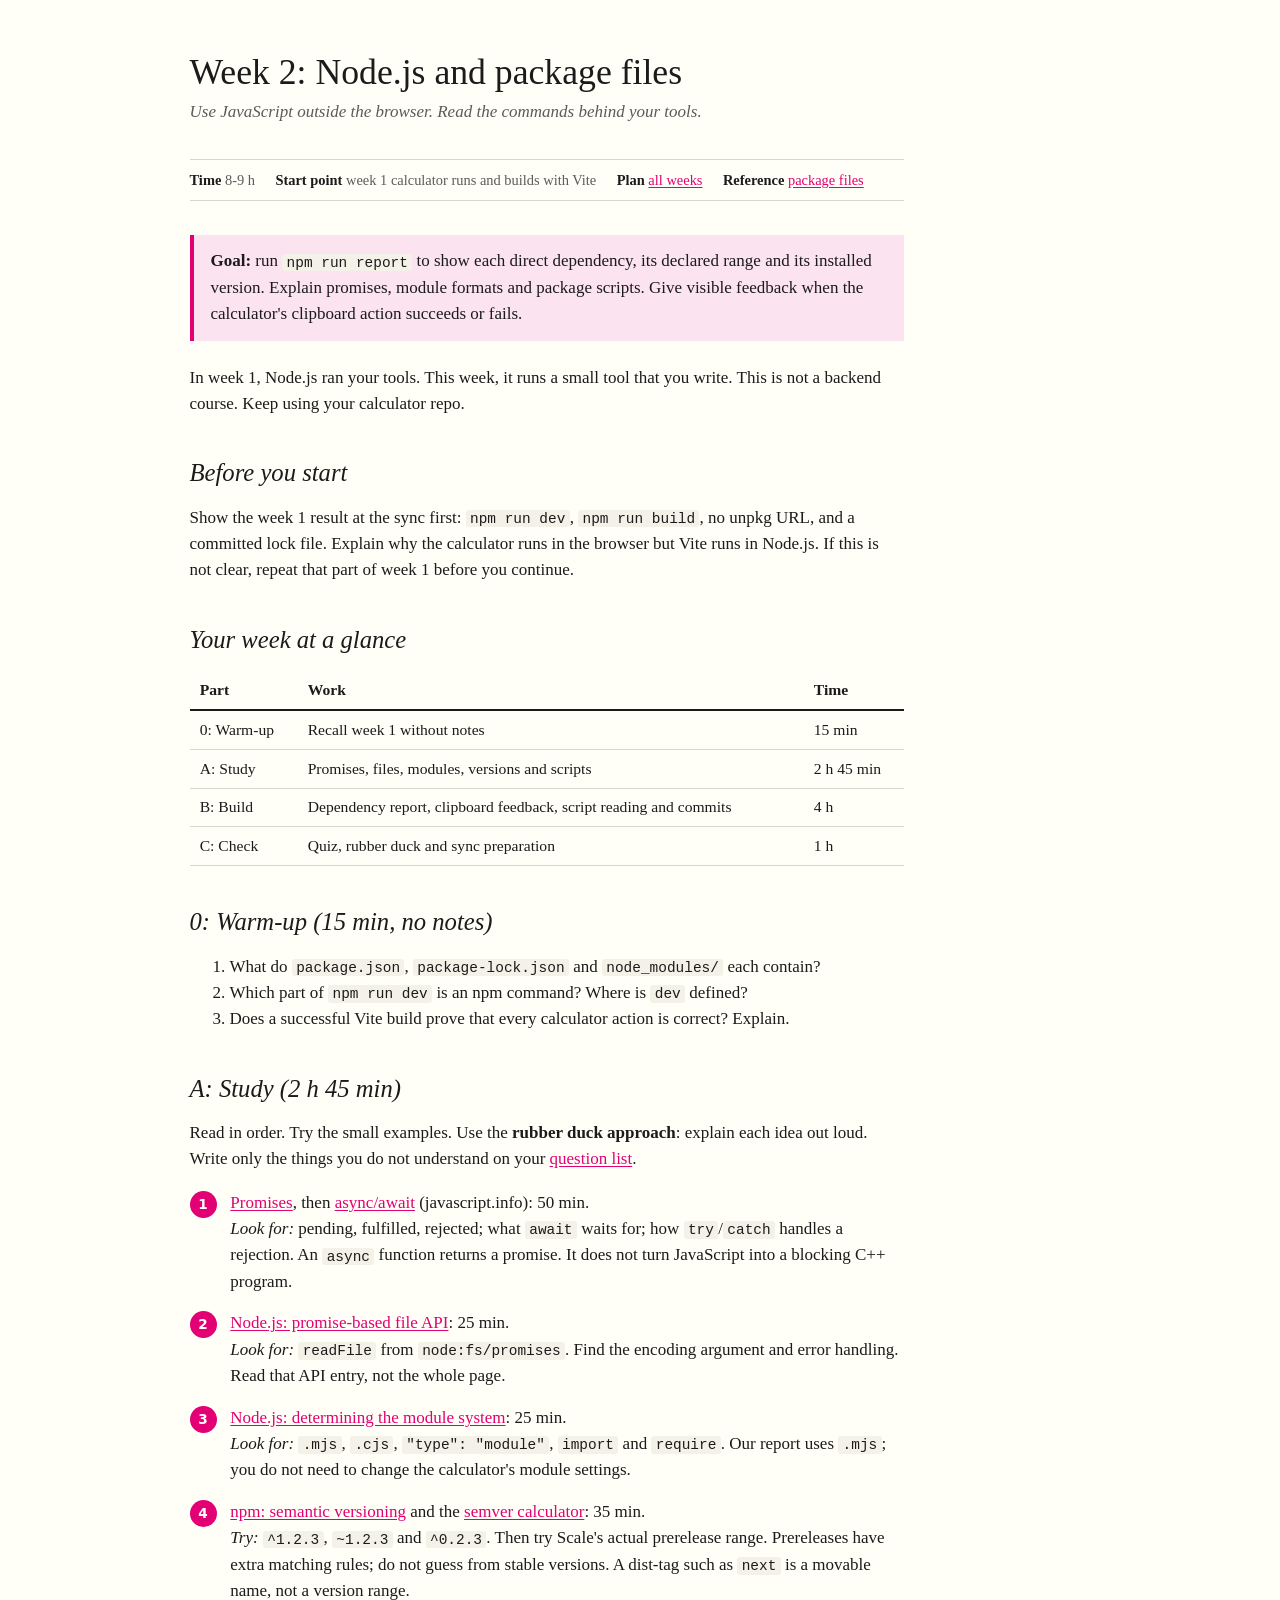
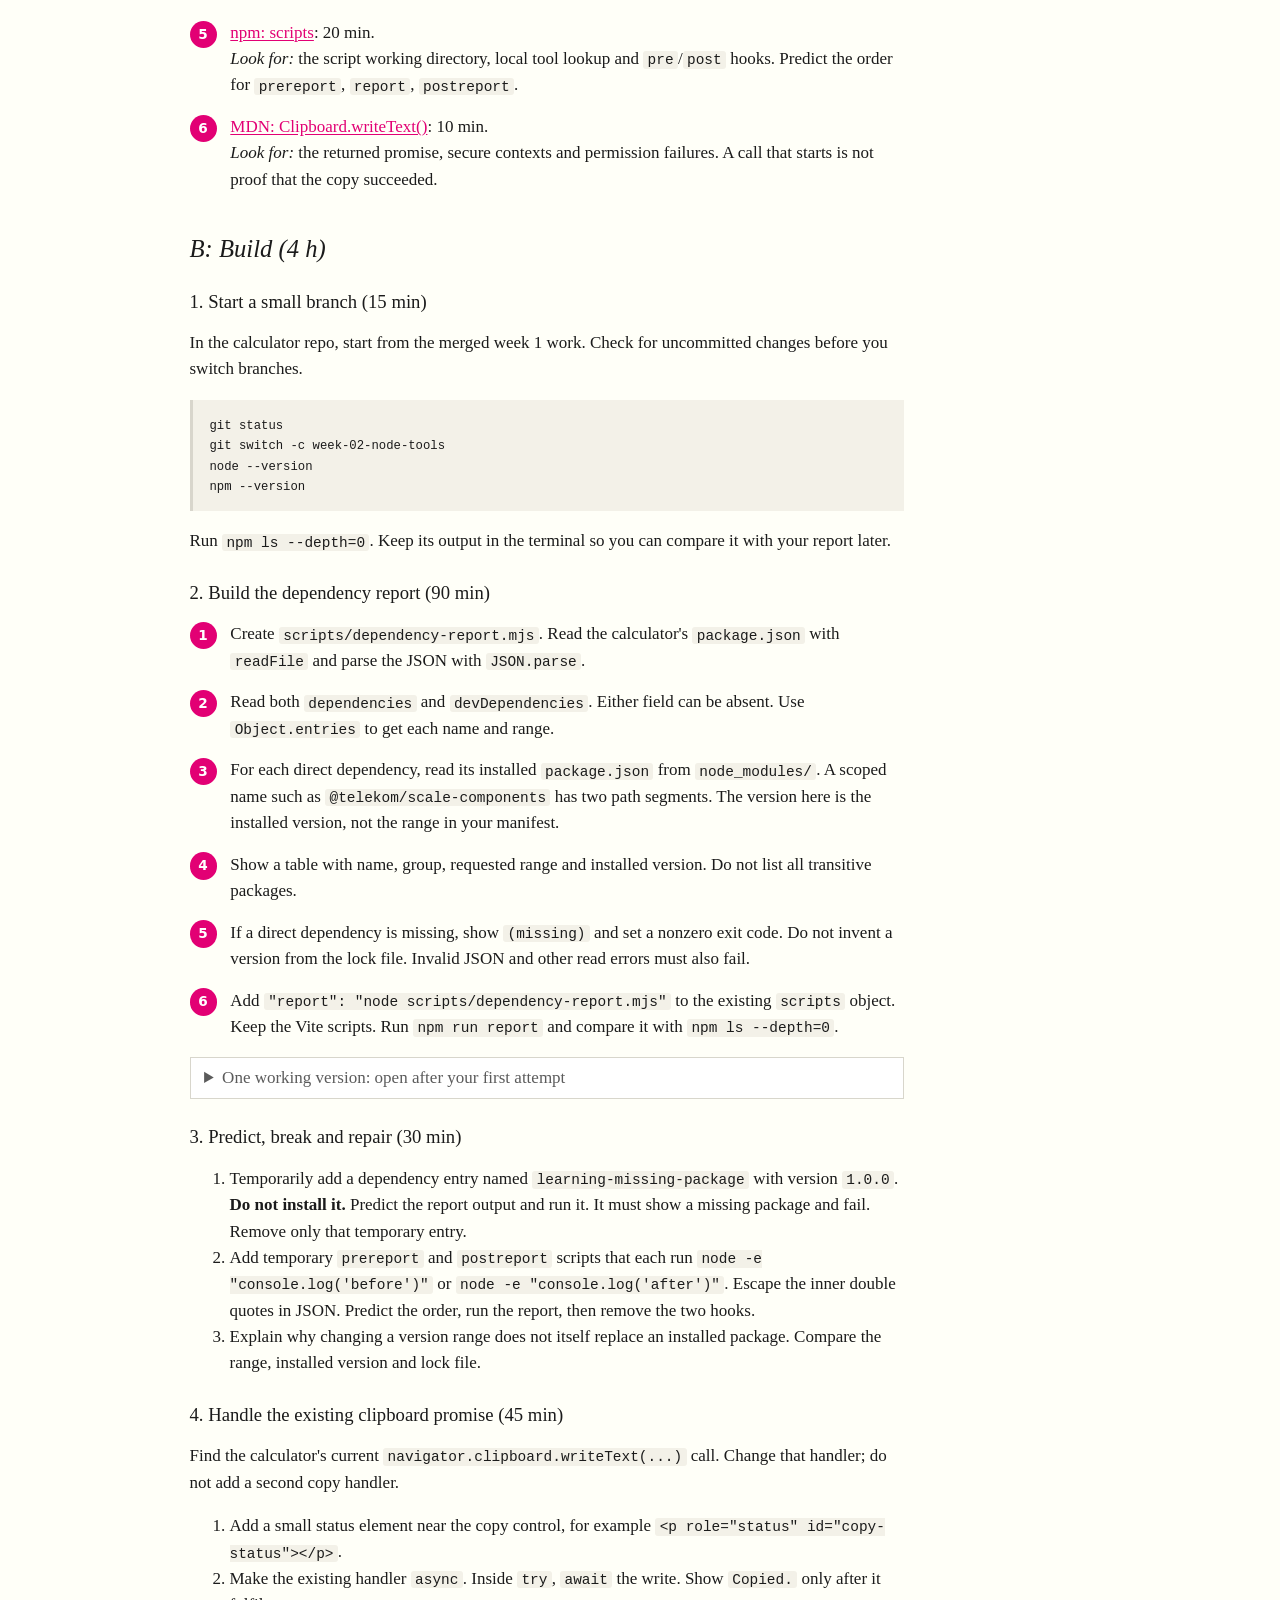
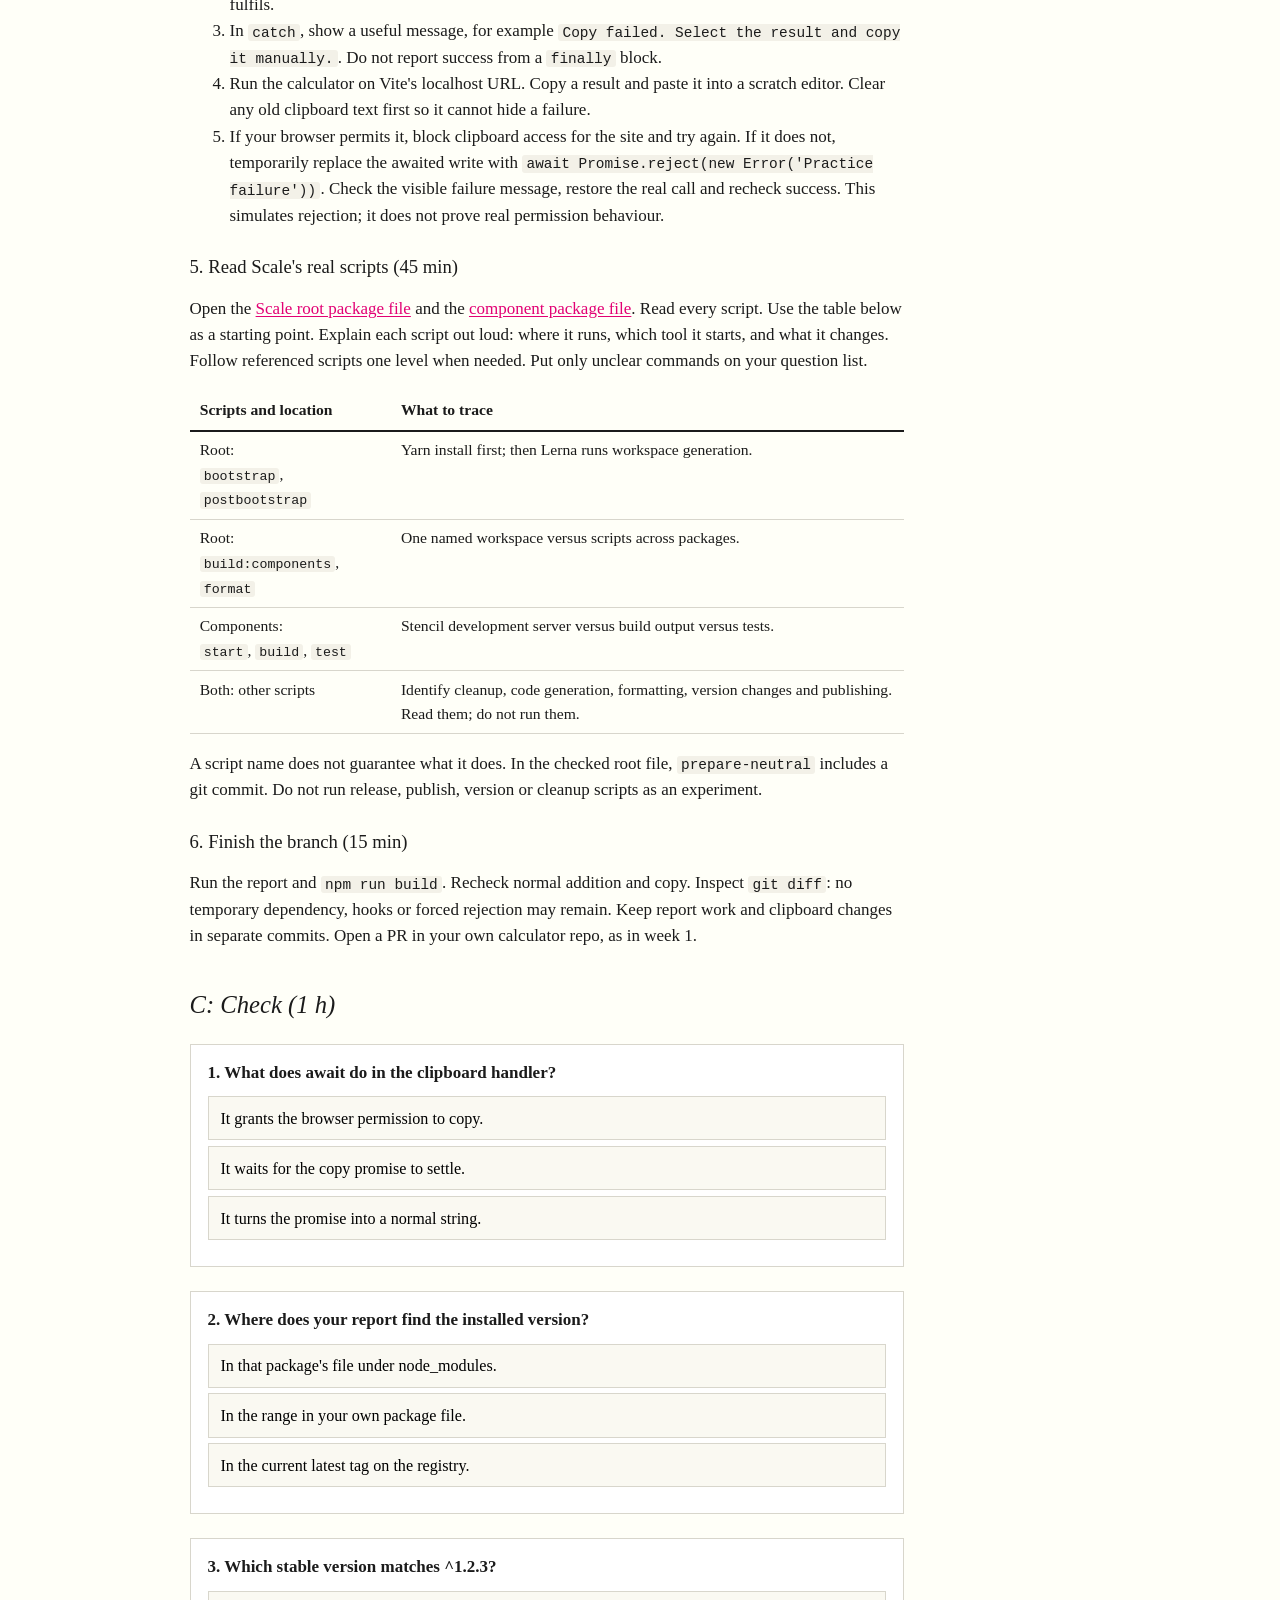
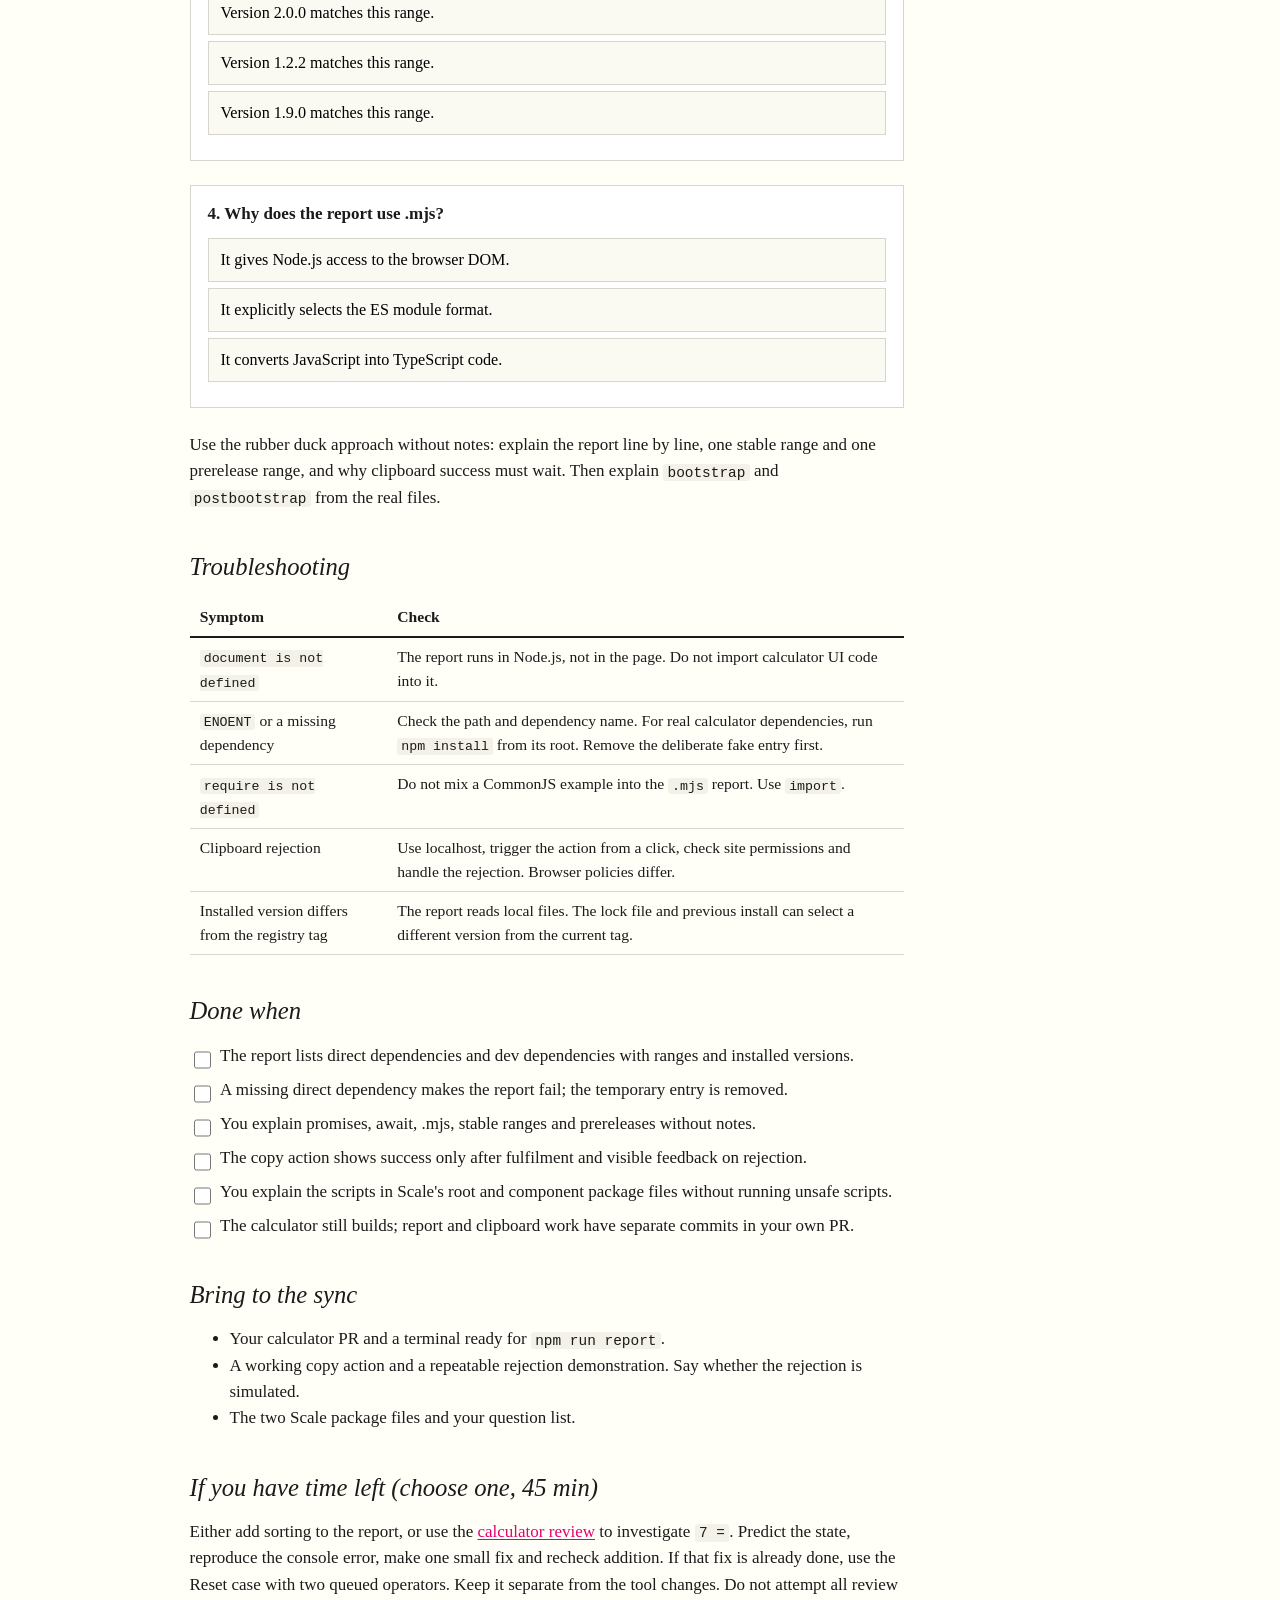
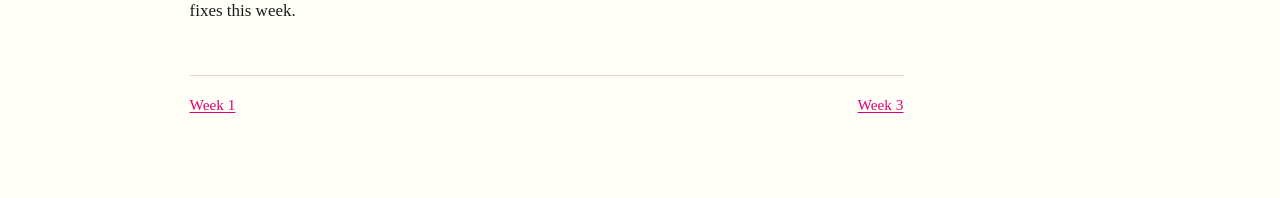
<file: weeks/week-02.html>
<!doctype html>
<html lang="en">
<head>
<meta charset="utf-8">
<meta name="viewport" content="width=device-width, initial-scale=1">
<title>Week 2 - Node.js and package files</title>
<link rel="stylesheet" href="../assets/style.css">
</head>
<body>
<main>
<h1>Week 2: Node.js and package files</h1>
<p class="subtitle">Use JavaScript outside the browser. Read the commands behind your tools.</p>

<div class="meta">
  <span><strong>Time</strong> 8-9 h</span>
  <span><strong>Start point</strong> week 1 calculator runs and builds with Vite</span>
  <span><strong>Plan</strong> <a href="../reference/learning-plan.html">all weeks</a></span>
  <span><strong>Reference</strong> <a href="../reference/package-json-cheatsheet.html">package files</a></span>
</div>

<div class="box goal">
<p><strong>Goal:</strong> run <code>npm run report</code> to show each direct dependency, its declared range and its installed version. Explain promises, module formats and package scripts. Give visible feedback when the calculator's clipboard action succeeds or fails.</p>
</div>
<p>In week 1, Node.js ran your tools. This week, it runs a small tool that you write. This is not a backend course. Keep using your calculator repo.</p>

<h2>Before you start</h2>
<p>Show the week 1 result at the sync first: <code>npm run dev</code>, <code>npm run build</code>, no unpkg URL, and a committed lock file. Explain why the calculator runs in the browser but Vite runs in Node.js. If this is not clear, repeat that part of week 1 before you continue.</p>

<h2>Your week at a glance</h2>
<table>
  <tr><th scope="col">Part</th><th scope="col">Work</th><th scope="col">Time</th></tr>
  <tr><td>0: Warm-up</td><td>Recall week 1 without notes</td><td>15 min</td></tr>
  <tr><td>A: Study</td><td>Promises, files, modules, versions and scripts</td><td>2 h 45 min</td></tr>
  <tr><td>B: Build</td><td>Dependency report, clipboard feedback, script reading and commits</td><td>4 h</td></tr>
  <tr><td>C: Check</td><td>Quiz, rubber duck and sync preparation</td><td>1 h</td></tr>
</table>

<h2>0: Warm-up (15 min, no notes)</h2>
<ol>
  <li>What do <code>package.json</code>, <code>package-lock.json</code> and <code>node_modules/</code> each contain?</li>
  <li>Which part of <code>npm run dev</code> is an npm command? Where is <code>dev</code> defined?</li>
  <li>Does a successful Vite build prove that every calculator action is correct? Explain.</li>
</ol>

<h2>A: Study (2 h 45 min)</h2>
<p>Read in order. Try the small examples. Use the <strong>rubber duck approach</strong>: explain each idea out loud. Write only the things you do not understand on your <a href="../reference/how-to-learn.html#questions">question list</a>.</p>
<ol class="steps">
  <li><a href="https://javascript.info/promise-basics">Promises</a>, then <a href="https://javascript.info/async-await">async/await</a> (javascript.info): 50 min.<br><em>Look for:</em> pending, fulfilled, rejected; what <code>await</code> waits for; how <code>try</code>/<code>catch</code> handles a rejection. An <code>async</code> function returns a promise. It does not turn JavaScript into a blocking C++ program.</li>
  <li><a href="https://nodejs.org/api/fs.html#promises-api">Node.js: promise-based file API</a>: 25 min.<br><em>Look for:</em> <code>readFile</code> from <code>node:fs/promises</code>. Find the encoding argument and error handling. Read that API entry, not the whole page.</li>
  <li><a href="https://nodejs.org/api/packages.html#determining-module-system">Node.js: determining the module system</a>: 25 min.<br><em>Look for:</em> <code>.mjs</code>, <code>.cjs</code>, <code>"type": "module"</code>, <code>import</code> and <code>require</code>. Our report uses <code>.mjs</code>; you do not need to change the calculator's module settings.</li>
  <li><a href="https://docs.npmjs.com/about-semantic-versioning">npm: semantic versioning</a> and the <a href="https://semver.npmjs.com/">semver calculator</a>: 35 min.<br><em>Try:</em> <code>^1.2.3</code>, <code>~1.2.3</code> and <code>^0.2.3</code>. Then try Scale's actual prerelease range. Prereleases have extra matching rules; do not guess from stable versions. A dist-tag such as <code>next</code> is a movable name, not a version range.</li>
  <li><a href="https://docs.npmjs.com/cli/v11/using-npm/scripts">npm: scripts</a>: 20 min.<br><em>Look for:</em> the script working directory, local tool lookup and <code>pre</code>/<code>post</code> hooks. Predict the order for <code>prereport</code>, <code>report</code>, <code>postreport</code>.</li>
  <li><a href="https://developer.mozilla.org/en-US/docs/Web/API/Clipboard/writeText">MDN: Clipboard.writeText()</a>: 10 min.<br><em>Look for:</em> the returned promise, secure contexts and permission failures. A call that starts is not proof that the copy succeeded.</li>
</ol>

<h2>B: Build (4 h)</h2>
<h3>1. Start a small branch (15 min)</h3>
<p>In the calculator repo, start from the merged week 1 work. Check for uncommitted changes before you switch branches.</p>
<pre><code>git status
git switch -c week-02-node-tools
node --version
npm --version</code></pre>
<p>Run <code>npm ls --depth=0</code>. Keep its output in the terminal so you can compare it with your report later.</p>

<h3>2. Build the dependency report (90 min)</h3>
<ol class="steps">
  <li>Create <code>scripts/dependency-report.mjs</code>. Read the calculator's <code>package.json</code> with <code>readFile</code> and parse the JSON with <code>JSON.parse</code>.</li>
  <li>Read both <code>dependencies</code> and <code>devDependencies</code>. Either field can be absent. Use <code>Object.entries</code> to get each name and range.</li>
  <li>For each direct dependency, read its installed <code>package.json</code> from <code>node_modules/</code>. A scoped name such as <code>@telekom/scale-components</code> has two path segments. The version here is the installed version, not the range in your manifest.</li>
  <li>Show a table with name, group, requested range and installed version. Do not list all transitive packages.</li>
  <li>If a direct dependency is missing, show <code>(missing)</code> and set a nonzero exit code. Do not invent a version from the lock file. Invalid JSON and other read errors must also fail.</li>
  <li>Add <code>"report": "node scripts/dependency-report.mjs"</code> to the existing <code>scripts</code> object. Keep the Vite scripts. Run <code>npm run report</code> and compare it with <code>npm ls --depth=0</code>.</li>
</ol>
<details>
<summary>One working version: open after your first attempt</summary>
<pre><code>import { readFile } from 'node:fs/promises';

const manifest = JSON.parse(await readFile(
  new URL('../package.json', import.meta.url), 'utf8'
));
const rows = [];

for (const group of ['dependencies', 'devDependencies']) {
  for (const [name, requested] of Object.entries(manifest[group] ?? {})) {
    let installed = '(missing)';
    try {
      const file = new URL(`../node_modules/${name}/package.json`, import.meta.url);
      const dependency = JSON.parse(await readFile(file, 'utf8'));
      installed = dependency.version;
    } catch (error) {
      if (error.code !== 'ENOENT') throw error;
      process.exitCode = 1;
    }
    rows.push({ name, group, requested, installed });
  }
}

console.table(rows);</code></pre>
<p><code>import.meta.url</code> is the URL of this script. Each <code>new URL</code> resolves a path from that script, not from the terminal's current folder. <code>node:fs/promises</code> is built into Node.js; do not install a package for it.</p>
<p>This report targets your small npm calculator project. It does not resolve every nested dependency or model Yarn workspace hoisting.</p>
</details>

<h3>3. Predict, break and repair (30 min)</h3>
<ol>
  <li>Temporarily add a dependency entry named <code>learning-missing-package</code> with version <code>1.0.0</code>. <strong>Do not install it.</strong> Predict the report output and run it. It must show a missing package and fail. Remove only that temporary entry.</li>
  <li>Add temporary <code>prereport</code> and <code>postreport</code> scripts that each run <code>node -e "console.log('before')"</code> or <code>node -e "console.log('after')"</code>. Escape the inner double quotes in JSON. Predict the order, run the report, then remove the two hooks.</li>
  <li>Explain why changing a version range does not itself replace an installed package. Compare the range, installed version and lock file.</li>
</ol>

<h3>4. Handle the existing clipboard promise (45 min)</h3>
<p>Find the calculator's current <code>navigator.clipboard.writeText(...)</code> call. Change that handler; do not add a second copy handler.</p>
<ol>
  <li>Add a small status element near the copy control, for example <code>&lt;p role="status" id="copy-status"&gt;&lt;/p&gt;</code>.</li>
  <li>Make the existing handler <code>async</code>. Inside <code>try</code>, <code>await</code> the write. Show <code>Copied.</code> only after it fulfils.</li>
  <li>In <code>catch</code>, show a useful message, for example <code>Copy failed. Select the result and copy it manually.</code>. Do not report success from a <code>finally</code> block.</li>
  <li>Run the calculator on Vite's localhost URL. Copy a result and paste it into a scratch editor. Clear any old clipboard text first so it cannot hide a failure.</li>
  <li>If your browser permits it, block clipboard access for the site and try again. If it does not, temporarily replace the awaited write with <code>await Promise.reject(new Error('Practice failure'))</code>. Check the visible failure message, restore the real call and recheck success. This simulates rejection; it does not prove real permission behaviour.</li>
</ol>

<h3>5. Read Scale's real scripts (45 min)</h3>
<p>Open the <a href="https://github.com/telekom/scale/blob/main/package.json">Scale root package file</a> and the <a href="https://github.com/telekom/scale/blob/main/packages/components/package.json">component package file</a>. Read every script. Use the table below as a starting point. Explain each script out loud: where it runs, which tool it starts, and what it changes. Follow referenced scripts one level when needed. Put only unclear commands on your question list.</p>
<table>
  <tr><th scope="col">Scripts and location</th><th scope="col">What to trace</th></tr>
  <tr><td>Root:<br><code>bootstrap</code>, <code>postbootstrap</code></td><td>Yarn install first; then Lerna runs workspace generation.</td></tr>
  <tr><td>Root:<br><code>build:components</code>, <code>format</code></td><td>One named workspace versus scripts across packages.</td></tr>
  <tr><td>Components:<br><code>start</code>, <code>build</code>, <code>test</code></td><td>Stencil development server versus build output versus tests.</td></tr>
  <tr><td>Both: other scripts</td><td>Identify cleanup, code generation, formatting, version changes and publishing. Read them; do not run them.</td></tr>
</table>
<p>A script name does not guarantee what it does. In the checked root file, <code>prepare-neutral</code> includes a git commit. Do not run release, publish, version or cleanup scripts as an experiment.</p>

<h3>6. Finish the branch (15 min)</h3>
<p>Run the report and <code>npm run build</code>. Recheck normal addition and copy. Inspect <code>git diff</code>: no temporary dependency, hooks or forced rejection may remain. Keep report work and clipboard changes in separate commits. Open a PR in your own calculator repo, as in week 1.</p>

<h2>C: Check (1 h)</h2>
<div class="quiz" data-explain="await waits for that promise to settle. A rejected awaited promise enters catch; it does not freeze the whole browser.">
  <p class="q">1. What does await do in the clipboard handler?</p>
  <button>It grants the browser permission to copy.</button>
  <button data-correct>It waits for the copy promise to settle.</button>
  <button>It turns the promise into a normal string.</button>
</div>
<div class="quiz" data-explain="A manifest range expresses allowed versions. Read the installed package manifest to find the actual installed version.">
  <p class="q">2. Where does your report find the installed version?</p>
  <button data-correct>In that package's file under node_modules.</button>
  <button>In the range in your own package file.</button>
  <button>In the current latest tag on the registry.</button>
</div>
<div class="quiz" data-explain="For stable versions, ^1.2.3 allows versions from 1.2.3 up to, but not including, 2.0.0. A range is not an update command.">
  <p class="q">3. Which stable version matches ^1.2.3?</p>
  <button>Version 2.0.0 matches this range.</button>
  <button>Version 1.2.2 matches this range.</button>
  <button data-correct>Version 1.9.0 matches this range.</button>
</div>
<div class="quiz" data-explain="Node.js treats .mjs as an ES module. A browser DOM is not supplied by Node.js.">
  <p class="q">4. Why does the report use .mjs?</p>
  <button>It gives Node.js access to the browser DOM.</button>
  <button data-correct>It explicitly selects the ES module format.</button>
  <button>It converts JavaScript into TypeScript code.</button>
</div>
<p>Use the rubber duck approach without notes: explain the report line by line, one stable range and one prerelease range, and why clipboard success must wait. Then explain <code>bootstrap</code> and <code>postbootstrap</code> from the real files.</p>

<h2>Troubleshooting</h2>
<table>
  <tr><th scope="col">Symptom</th><th scope="col">Check</th></tr>
  <tr><td><code>document is not defined</code></td><td>The report runs in Node.js, not in the page. Do not import calculator UI code into it.</td></tr>
  <tr><td><code>ENOENT</code> or a missing dependency</td><td>Check the path and dependency name. For real calculator dependencies, run <code>npm install</code> from its root. Remove the deliberate fake entry first.</td></tr>
  <tr><td><code>require is not defined</code></td><td>Do not mix a CommonJS example into the <code>.mjs</code> report. Use <code>import</code>.</td></tr>
  <tr><td>Clipboard rejection</td><td>Use localhost, trigger the action from a click, check site permissions and handle the rejection. Browser policies differ.</td></tr>
  <tr><td>Installed version differs from the registry tag</td><td>The report reads local files. The lock file and previous install can select a different version from the current tag.</td></tr>
</table>

<h2>Done when</h2>
<ul class="checklist" data-key="week-02-done">
  <li>The report lists direct dependencies and dev dependencies with ranges and installed versions.</li>
  <li>A missing direct dependency makes the report fail; the temporary entry is removed.</li>
  <li>You explain promises, await, .mjs, stable ranges and prereleases without notes.</li>
  <li>The copy action shows success only after fulfilment and visible feedback on rejection.</li>
  <li>You explain the scripts in Scale's root and component package files without running unsafe scripts.</li>
  <li>The calculator still builds; report and clipboard work have separate commits in your own PR.</li>
</ul>

<h2>Bring to the sync</h2>
<ul>
  <li>Your calculator PR and a terminal ready for <code>npm run report</code>.</li>
  <li>A working copy action and a repeatable rejection demonstration. Say whether the rejection is simulated.</li>
  <li>The two Scale package files and your question list.</li>
</ul>

<h2>If you have time left (choose one, 45 min)</h2>
<p>Either add sorting to the report, or use the <a href="../reference/calculator-review.html">calculator review</a> to investigate <code>7 =</code>. Predict the state, reproduce the console error, make one small fix and recheck addition. If that fix is already done, use the Reset case with two queued operators. Keep it separate from the tool changes. Do not attempt all review fixes this week.</p>

<div class="box mentor">
<p><strong>Release gate:</strong> this handout was prepared in advance at the mentor's request. No week 1 sync outcome is recorded. Confirm the entry checks before assigning it; shorten the optional work if recall is weak.</p>
<p><strong>Recall:</strong> Node versus browser; range versus lock versus installed files. Ask whether <code>^0.2.3</code> permits <code>0.3.0</code> (no). Ask what a beta range includes; use the semver calculator instead of accepting a guess.</p>
<p><strong>Show:</strong> normal report, deliberately missing package, repaired report, actual clipboard success and visible rejection feedback. A simulated rejection checks the handler, not permission integration.</p>
<p><strong>Explain:</strong> choose one <code>await</code>, one <code>new URL</code> and one actual Scale script. The root <code>postbootstrap</code> runs after successful <code>bootstrap</code>. Do not ask the student to run release scripts.</p>
<p><strong>Next:</strong> assign week 3 when the student can explain the report and trace install to generation. If state reasoning is still unclear, use one review exercise instead of extra tool concepts. Record the sync evidence before adapting later handouts.</p>
</div>

<nav class="course">
  <a href="week-01.html">Week 1</a>
  <a href="week-03.html">Week 3</a>
</nav>
</main>
<script src="../assets/view.js"></script>
<script src="../assets/checklist.js"></script>
<script src="../assets/quiz.js"></script>
</body>
</html>
</file>
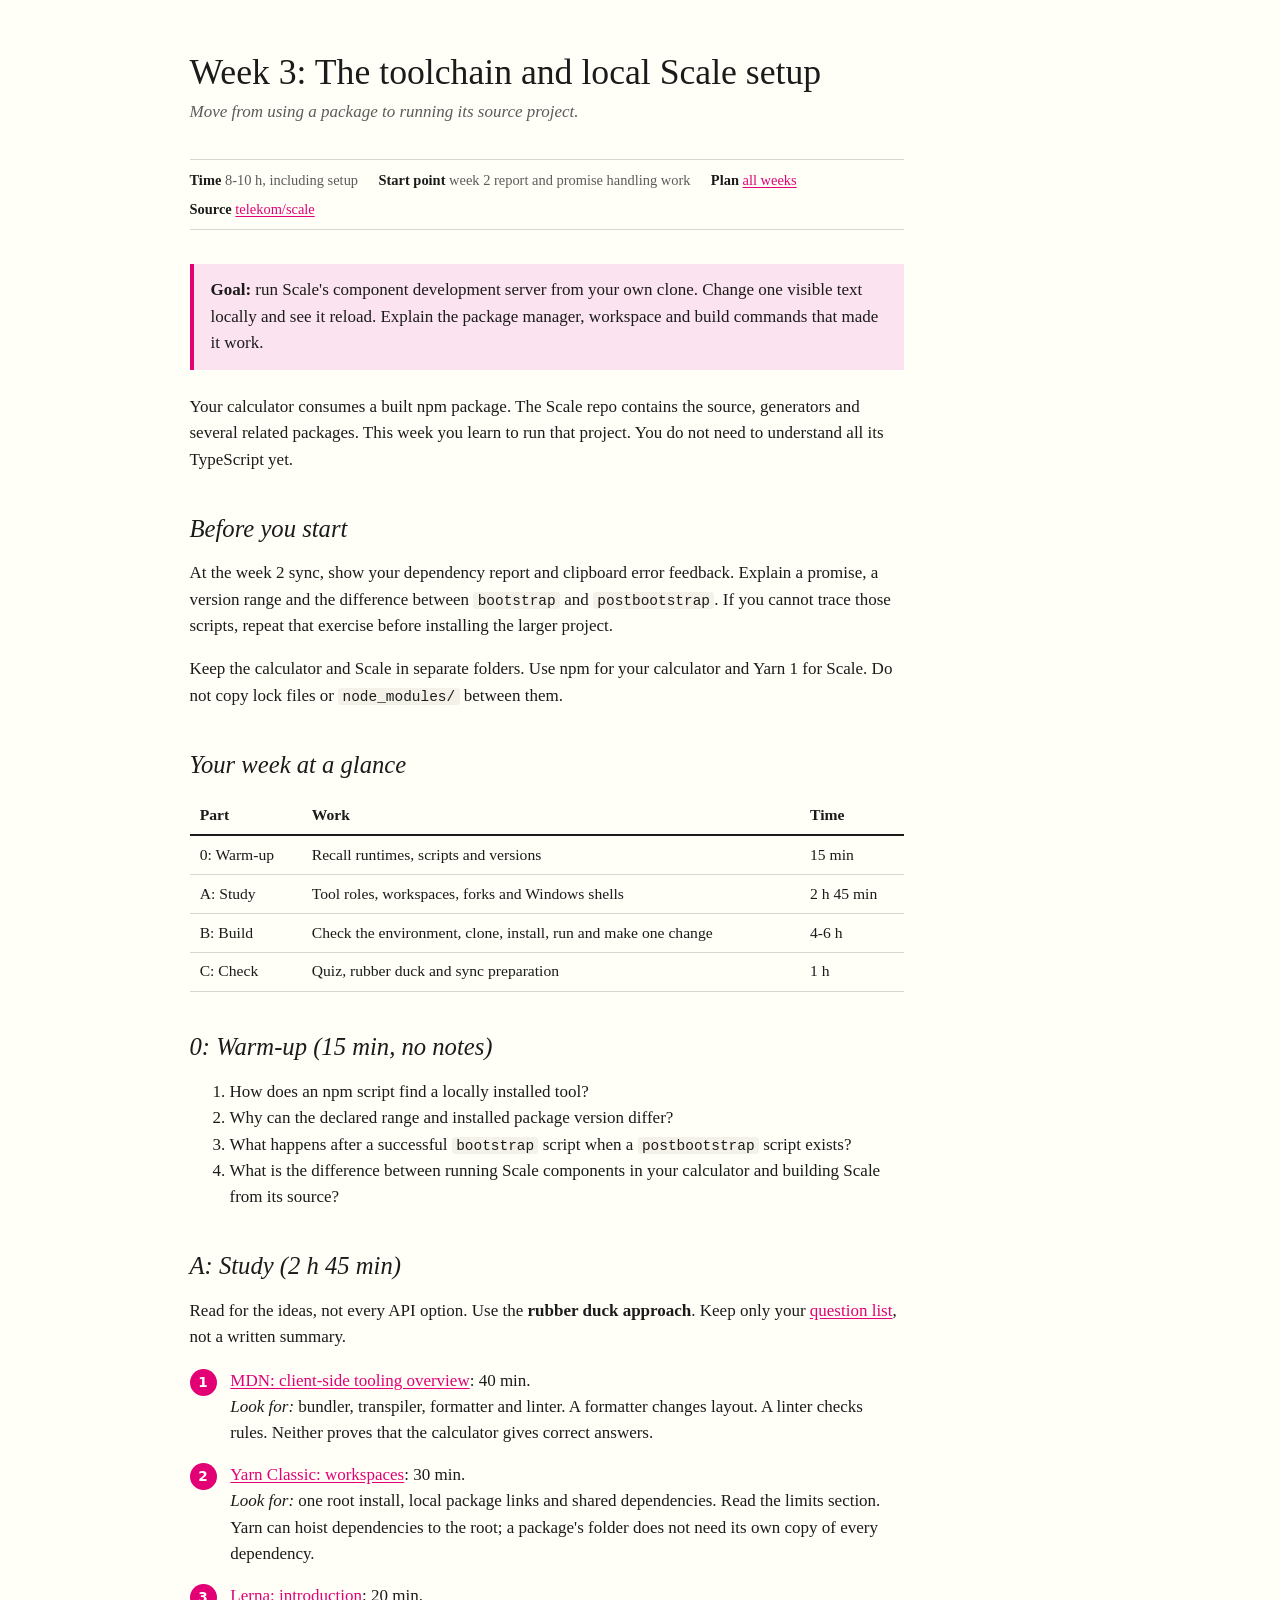
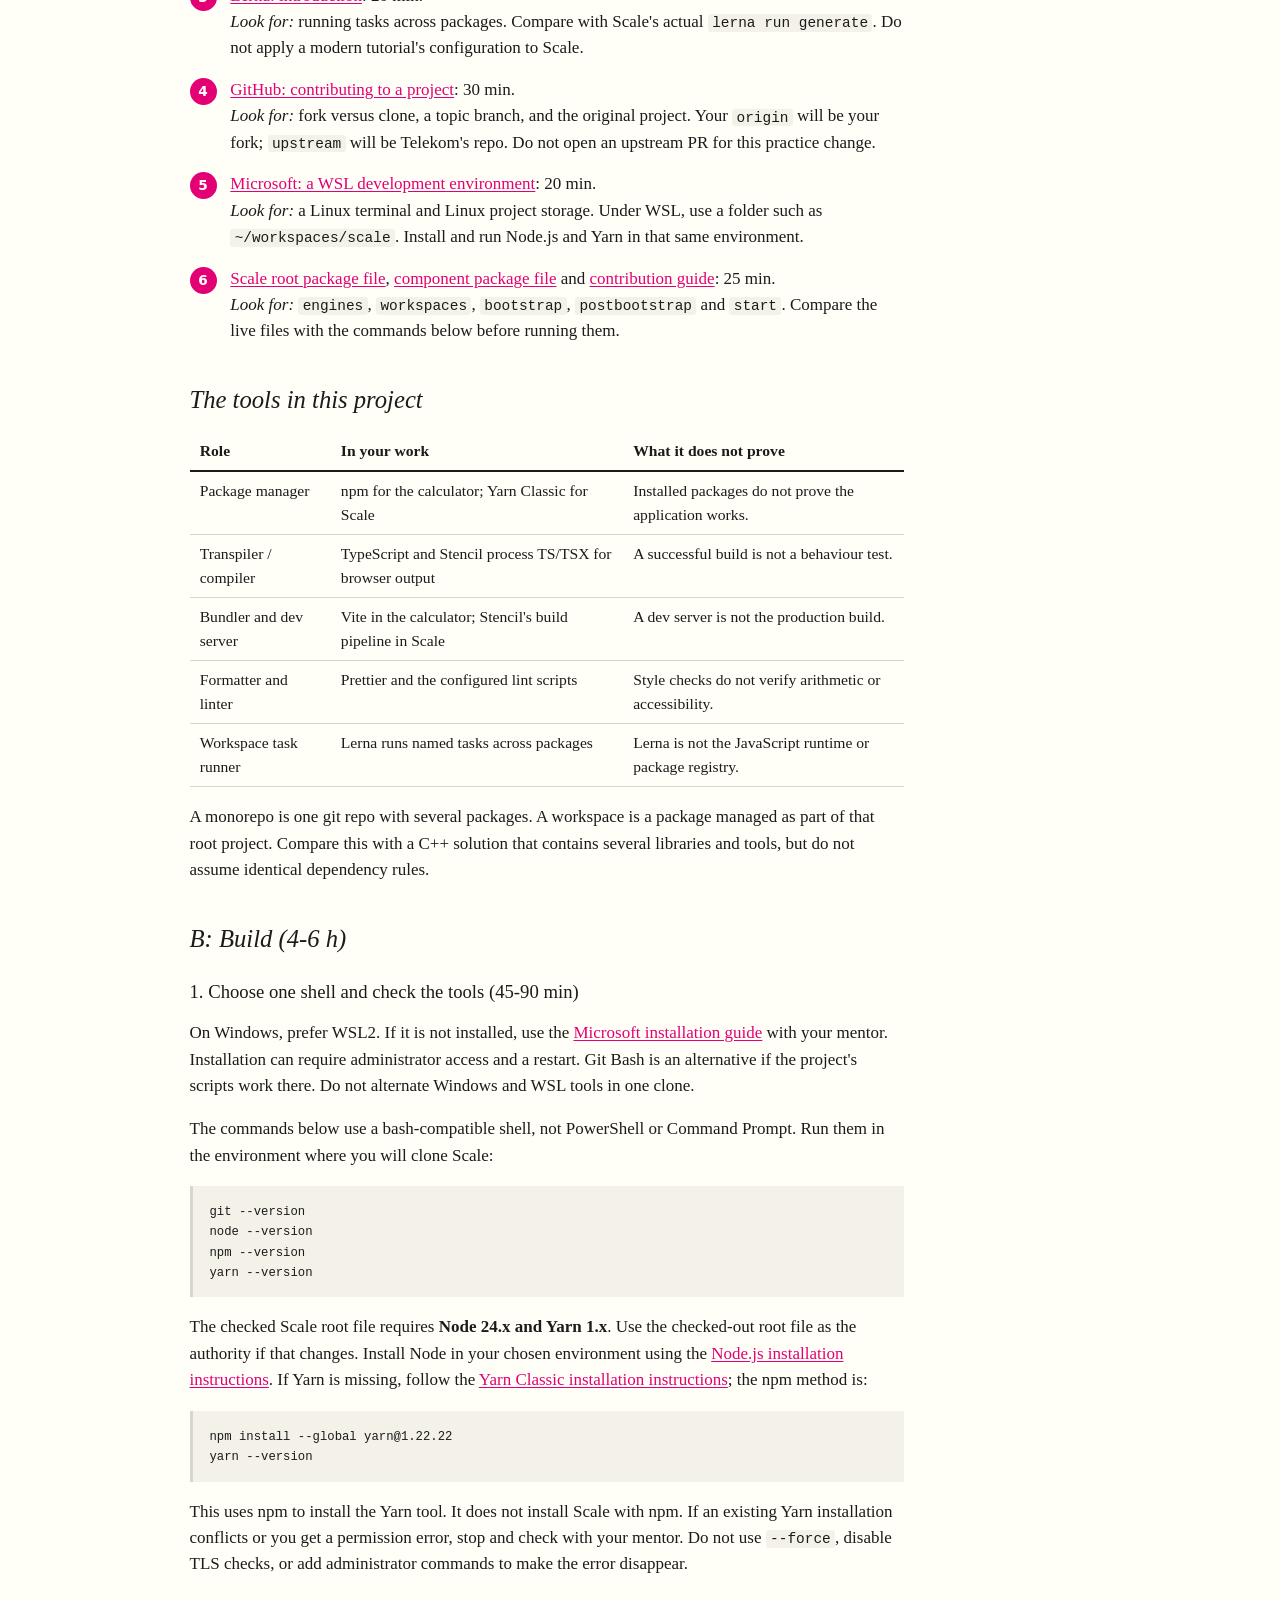
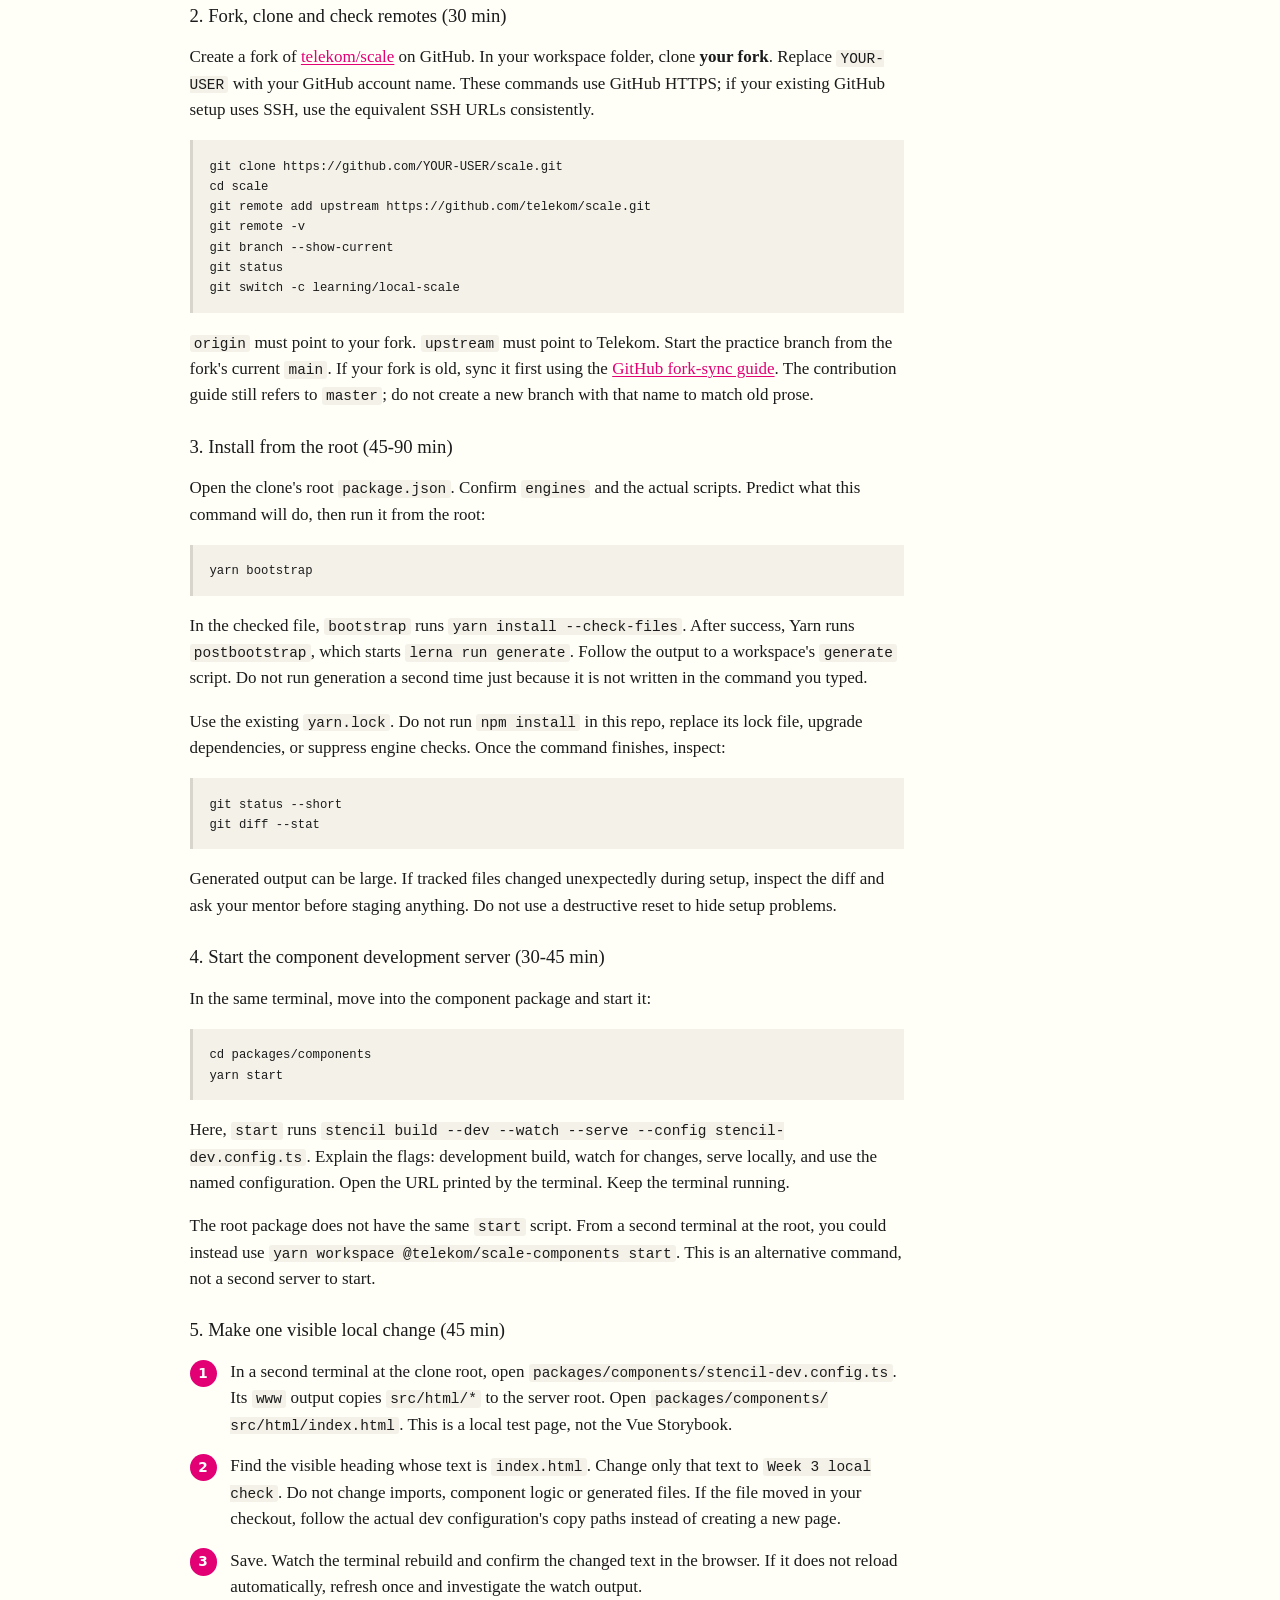
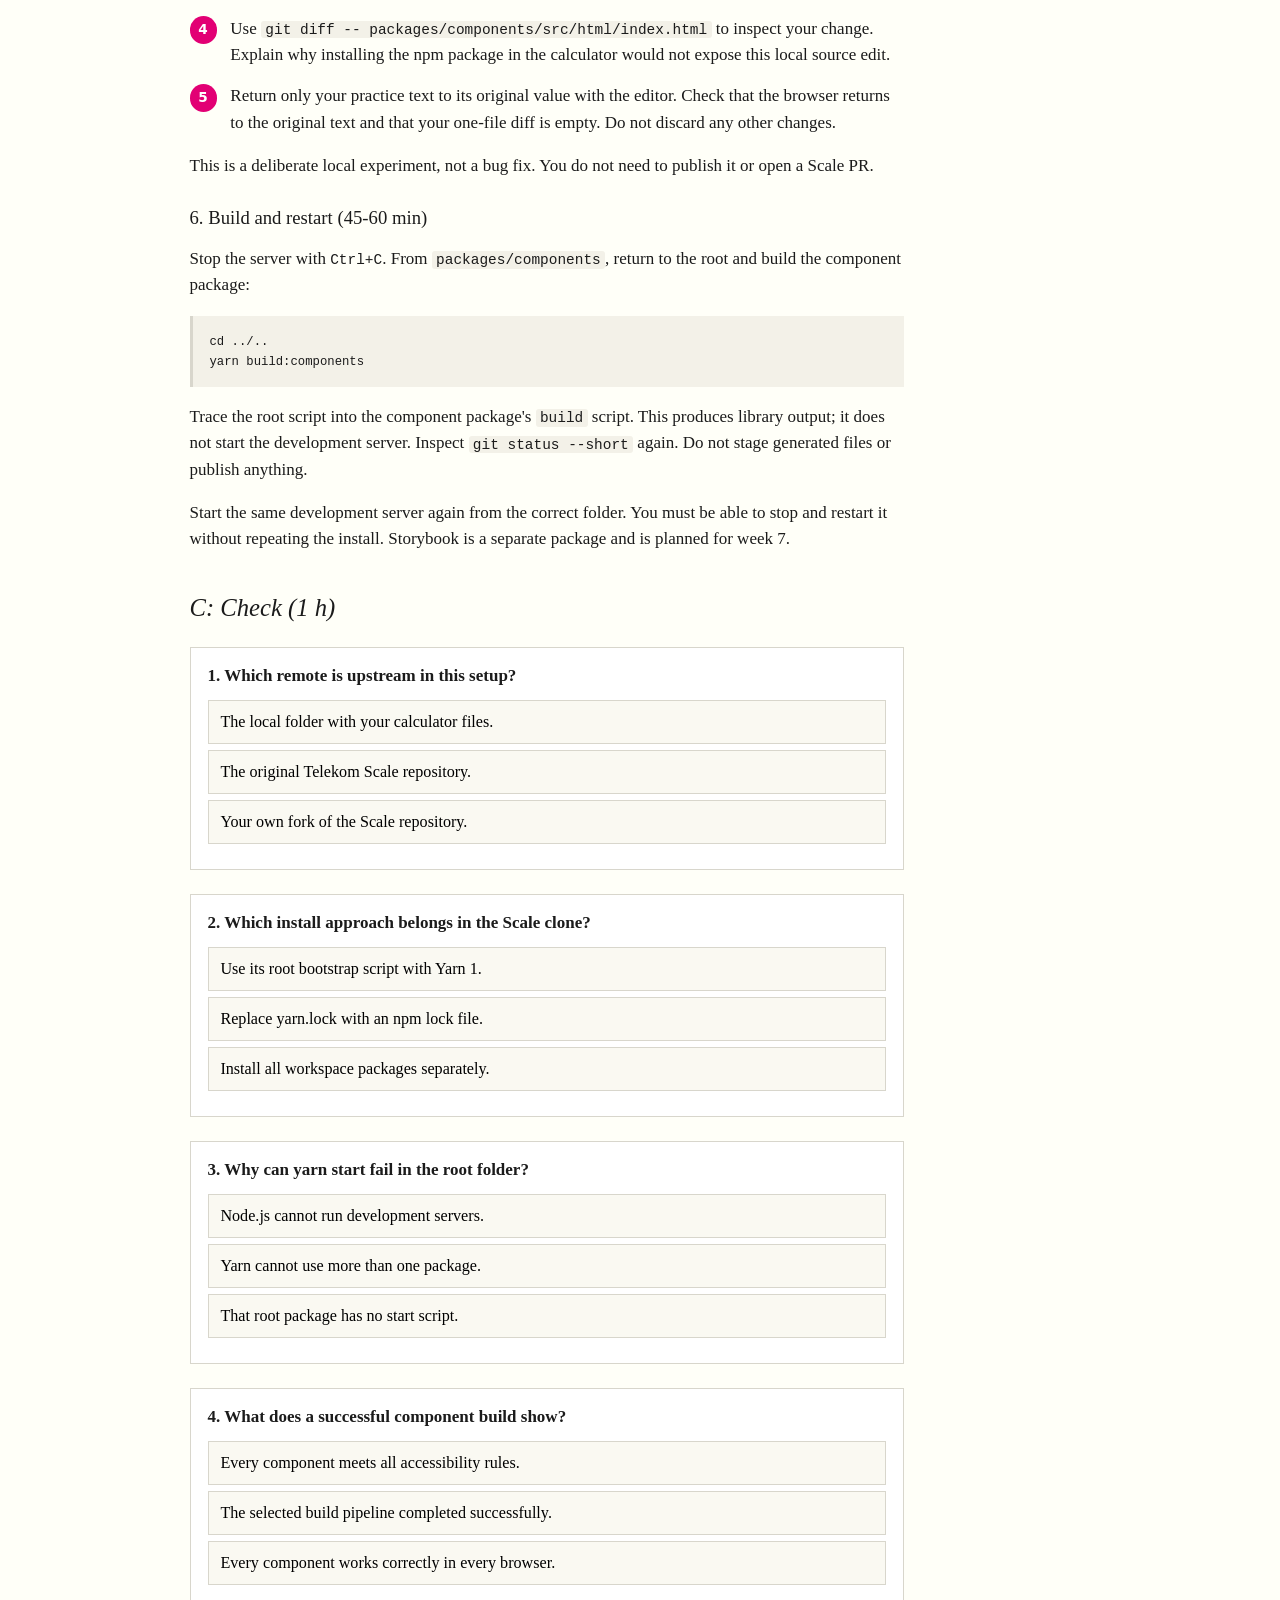
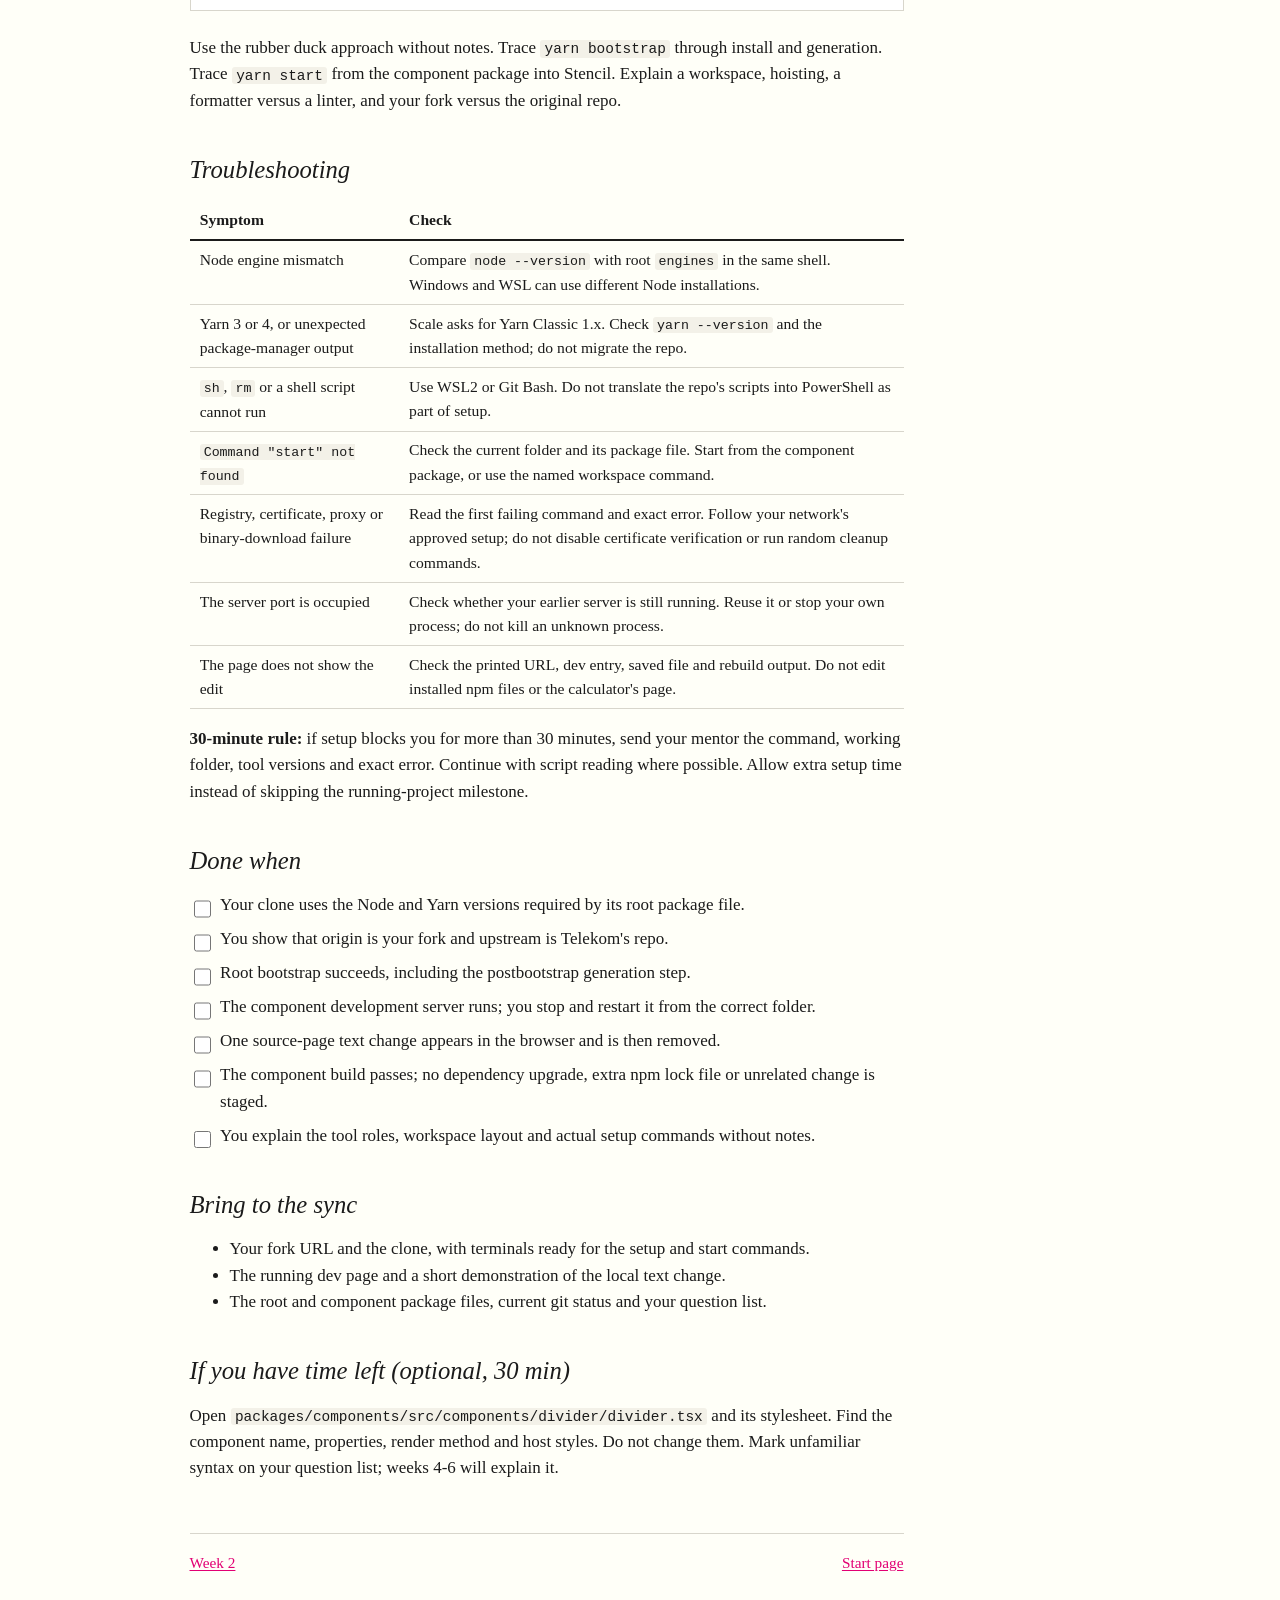
<file: weeks/week-03.html>
<!doctype html>
<html lang="en">
<head>
<meta charset="utf-8">
<meta name="viewport" content="width=device-width, initial-scale=1">
<title>Week 3 - The toolchain and local Scale setup</title>
<link rel="stylesheet" href="../assets/style.css">
</head>
<body>
<main>
<h1>Week 3: The toolchain and local Scale setup</h1>
<p class="subtitle">Move from using a package to running its source project.</p>

<div class="meta">
  <span><strong>Time</strong> 8-10 h, including setup</span>
  <span><strong>Start point</strong> week 2 report and promise handling work</span>
  <span><strong>Plan</strong> <a href="../reference/learning-plan.html">all weeks</a></span>
  <span><strong>Source</strong> <a href="https://github.com/telekom/scale">telekom/scale</a></span>
</div>

<div class="box goal">
<p><strong>Goal:</strong> run Scale's component development server from your own clone. Change one visible text locally and see it reload. Explain the package manager, workspace and build commands that made it work.</p>
</div>
<p>Your calculator consumes a built npm package. The Scale repo contains the source, generators and several related packages. This week you learn to run that project. You do not need to understand all its TypeScript yet.</p>

<h2>Before you start</h2>
<p>At the week 2 sync, show your dependency report and clipboard error feedback. Explain a promise, a version range and the difference between <code>bootstrap</code> and <code>postbootstrap</code>. If you cannot trace those scripts, repeat that exercise before installing the larger project.</p>
<p>Keep the calculator and Scale in separate folders. Use npm for your calculator and Yarn 1 for Scale. Do not copy lock files or <code>node_modules/</code> between them.</p>

<h2>Your week at a glance</h2>
<table>
  <tr><th scope="col">Part</th><th scope="col">Work</th><th scope="col">Time</th></tr>
  <tr><td>0: Warm-up</td><td>Recall runtimes, scripts and versions</td><td>15 min</td></tr>
  <tr><td>A: Study</td><td>Tool roles, workspaces, forks and Windows shells</td><td>2 h 45 min</td></tr>
  <tr><td>B: Build</td><td>Check the environment, clone, install, run and make one change</td><td>4-6 h</td></tr>
  <tr><td>C: Check</td><td>Quiz, rubber duck and sync preparation</td><td>1 h</td></tr>
</table>

<h2>0: Warm-up (15 min, no notes)</h2>
<ol>
  <li>How does an npm script find a locally installed tool?</li>
  <li>Why can the declared range and installed package version differ?</li>
  <li>What happens after a successful <code>bootstrap</code> script when a <code>postbootstrap</code> script exists?</li>
  <li>What is the difference between running Scale components in your calculator and building Scale from its source?</li>
</ol>

<h2>A: Study (2 h 45 min)</h2>
<p>Read for the ideas, not every API option. Use the <strong>rubber duck approach</strong>. Keep only your <a href="../reference/how-to-learn.html#questions">question list</a>, not a written summary.</p>
<ol class="steps">
  <li><a href="https://developer.mozilla.org/en-US/docs/Learn_web_development/Extensions/Client-side_tools/Overview">MDN: client-side tooling overview</a>: 40 min.<br><em>Look for:</em> bundler, transpiler, formatter and linter. A formatter changes layout. A linter checks rules. Neither proves that the calculator gives correct answers.</li>
  <li><a href="https://classic.yarnpkg.com/en/docs/workspaces">Yarn Classic: workspaces</a>: 30 min.<br><em>Look for:</em> one root install, local package links and shared dependencies. Read the limits section. Yarn can hoist dependencies to the root; a package's folder does not need its own copy of every dependency.</li>
  <li><a href="https://lerna.js.org/docs/introduction">Lerna: introduction</a>: 20 min.<br><em>Look for:</em> running tasks across packages. Compare with Scale's actual <code>lerna run generate</code>. Do not apply a modern tutorial's configuration to Scale.</li>
  <li><a href="https://docs.github.com/en/get-started/exploring-projects-on-github/contributing-to-a-project">GitHub: contributing to a project</a>: 30 min.<br><em>Look for:</em> fork versus clone, a topic branch, and the original project. Your <code>origin</code> will be your fork; <code>upstream</code> will be Telekom's repo. Do not open an upstream PR for this practice change.</li>
  <li><a href="https://learn.microsoft.com/en-us/windows/wsl/setup/environment">Microsoft: a WSL development environment</a>: 20 min.<br><em>Look for:</em> a Linux terminal and Linux project storage. Under WSL, use a folder such as <code>~/workspaces/scale</code>. Install and run Node.js and Yarn in that same environment.</li>
  <li><a href="https://github.com/telekom/scale/blob/main/package.json">Scale root package file</a>, <a href="https://github.com/telekom/scale/blob/main/packages/components/package.json">component package file</a> and <a href="https://github.com/telekom/scale/blob/main/CONTRIBUTING.md">contribution guide</a>: 25 min.<br><em>Look for:</em> <code>engines</code>, <code>workspaces</code>, <code>bootstrap</code>, <code>postbootstrap</code> and <code>start</code>. Compare the live files with the commands below before running them.</li>
</ol>

<h2>The tools in this project</h2>
<table>
  <tr><th scope="col">Role</th><th scope="col">In your work</th><th scope="col">What it does not prove</th></tr>
  <tr><td>Package manager</td><td>npm for the calculator; Yarn Classic for Scale</td><td>Installed packages do not prove the application works.</td></tr>
  <tr><td>Transpiler / compiler</td><td>TypeScript and Stencil process TS/TSX for browser output</td><td>A successful build is not a behaviour test.</td></tr>
  <tr><td>Bundler and dev server</td><td>Vite in the calculator; Stencil's build pipeline in Scale</td><td>A dev server is not the production build.</td></tr>
  <tr><td>Formatter and linter</td><td>Prettier and the configured lint scripts</td><td>Style checks do not verify arithmetic or accessibility.</td></tr>
  <tr><td>Workspace task runner</td><td>Lerna runs named tasks across packages</td><td>Lerna is not the JavaScript runtime or package registry.</td></tr>
</table>
<p>A monorepo is one git repo with several packages. A workspace is a package managed as part of that root project. Compare this with a C++ solution that contains several libraries and tools, but do not assume identical dependency rules.</p>

<h2>B: Build (4-6 h)</h2>
<h3>1. Choose one shell and check the tools (45-90 min)</h3>
<p>On Windows, prefer WSL2. If it is not installed, use the <a href="https://learn.microsoft.com/en-us/windows/wsl/install">Microsoft installation guide</a> with your mentor. Installation can require administrator access and a restart. Git Bash is an alternative if the project's scripts work there. Do not alternate Windows and WSL tools in one clone.</p>
<p>The commands below use a bash-compatible shell, not PowerShell or Command Prompt. Run them in the environment where you will clone Scale:</p>
<pre><code>git --version
node --version
npm --version
yarn --version</code></pre>
<p>The checked Scale root file requires <strong>Node 24.x and Yarn 1.x</strong>. Use the checked-out root file as the authority if that changes. Install Node in your chosen environment using the <a href="https://nodejs.org/en/download">Node.js installation instructions</a>. If Yarn is missing, follow the <a href="https://classic.yarnpkg.com/en/docs/install">Yarn Classic installation instructions</a>; the npm method is:</p>
<pre><code>npm install --global yarn@1.22.22
yarn --version</code></pre>
<p>This uses npm to install the Yarn tool. It does not install Scale with npm. If an existing Yarn installation conflicts or you get a permission error, stop and check with your mentor. Do not use <code>--force</code>, disable TLS checks, or add administrator commands to make the error disappear.</p>

<h3>2. Fork, clone and check remotes (30 min)</h3>
<p>Create a fork of <a href="https://github.com/telekom/scale/fork">telekom/scale</a> on GitHub. In your workspace folder, clone <strong>your fork</strong>. Replace <code>YOUR-USER</code> with your GitHub account name. These commands use GitHub HTTPS; if your existing GitHub setup uses SSH, use the equivalent SSH URLs consistently.</p>
<pre><code>git clone https://github.com/YOUR-USER/scale.git
cd scale
git remote add upstream https://github.com/telekom/scale.git
git remote -v
git branch --show-current
git status
git switch -c learning/local-scale</code></pre>
<p><code>origin</code> must point to your fork. <code>upstream</code> must point to Telekom. Start the practice branch from the fork's current <code>main</code>. If your fork is old, sync it first using the <a href="https://docs.github.com/en/pull-requests/collaborating-with-pull-requests/working-with-forks/syncing-a-fork">GitHub fork-sync guide</a>. The contribution guide still refers to <code>master</code>; do not create a new branch with that name to match old prose.</p>

<h3>3. Install from the root (45-90 min)</h3>
<p>Open the clone's root <code>package.json</code>. Confirm <code>engines</code> and the actual scripts. Predict what this command will do, then run it from the root:</p>
<pre><code>yarn bootstrap</code></pre>
<p>In the checked file, <code>bootstrap</code> runs <code>yarn install --check-files</code>. After success, Yarn runs <code>postbootstrap</code>, which starts <code>lerna run generate</code>. Follow the output to a workspace's <code>generate</code> script. Do not run generation a second time just because it is not written in the command you typed.</p>
<p>Use the existing <code>yarn.lock</code>. Do not run <code>npm install</code> in this repo, replace its lock file, upgrade dependencies, or suppress engine checks. Once the command finishes, inspect:</p>
<pre><code>git status --short
git diff --stat</code></pre>
<p>Generated output can be large. If tracked files changed unexpectedly during setup, inspect the diff and ask your mentor before staging anything. Do not use a destructive reset to hide setup problems.</p>

<h3>4. Start the component development server (30-45 min)</h3>
<p>In the same terminal, move into the component package and start it:</p>
<pre><code>cd packages/components
yarn start</code></pre>
<p>Here, <code>start</code> runs <code>stencil build --dev --watch --serve --config stencil-dev.config.ts</code>. Explain the flags: development build, watch for changes, serve locally, and use the named configuration. Open the URL printed by the terminal. Keep the terminal running.</p>
<p>The root package does not have the same <code>start</code> script. From a second terminal at the root, you could instead use <code>yarn workspace @telekom/scale-components start</code>. This is an alternative command, not a second server to start.</p>

<h3>5. Make one visible local change (45 min)</h3>
<ol class="steps">
  <li>In a second terminal at the clone root, open <code>packages/components/<wbr>stencil-dev.config.ts</code>. Its <code>www</code> output copies <code>src/html/*</code> to the server root. Open <code>packages/components/<wbr>src/html/index.html</code>. This is a local test page, not the Vue Storybook.</li>
  <li>Find the visible heading whose text is <code>index.html</code>. Change only that text to <code>Week 3 local check</code>. Do not change imports, component logic or generated files. If the file moved in your checkout, follow the actual dev configuration's copy paths instead of creating a new page.</li>
  <li>Save. Watch the terminal rebuild and confirm the changed text in the browser. If it does not reload automatically, refresh once and investigate the watch output.</li>
  <li>Use <code>git diff -- packages/components/<wbr>src/html/index.html</code> to inspect your change. Explain why installing the npm package in the calculator would not expose this local source edit.</li>
  <li>Return only your practice text to its original value with the editor. Check that the browser returns to the original text and that your one-file diff is empty. Do not discard any other changes.</li>
</ol>
<p>This is a deliberate local experiment, not a bug fix. You do not need to publish it or open a Scale PR.</p>

<h3>6. Build and restart (45-60 min)</h3>
<p>Stop the server with <kbd>Ctrl+C</kbd>. From <code>packages/components</code>, return to the root and build the component package:</p>
<pre><code>cd ../..
yarn build:components</code></pre>
<p>Trace the root script into the component package's <code>build</code> script. This produces library output; it does not start the development server. Inspect <code>git status --short</code> again. Do not stage generated files or publish anything.</p>
<p>Start the same development server again from the correct folder. You must be able to stop and restart it without repeating the install. Storybook is a separate package and is planned for week 7.</p>

<h2>C: Check (1 h)</h2>
<div class="quiz" data-explain="Your fork is origin. The original Telekom repository is upstream. The names are conventions; verify their actual URLs.">
  <p class="q">1. Which remote is upstream in this setup?</p>
  <button>The local folder with your calculator files.</button>
  <button data-correct>The original Telekom Scale repository.</button>
  <button>Your own fork of the Scale repository.</button>
</div>
<div class="quiz" data-explain="Scale declares Yarn 1 and already has a Yarn lock file. Match the checked-out repo rather than changing its package manager.">
  <p class="q">2. Which install approach belongs in the Scale clone?</p>
  <button data-correct>Use its root bootstrap script with Yarn 1.</button>
  <button>Replace yarn.lock with an npm lock file.</button>
  <button>Install all workspace packages separately.</button>
</div>
<div class="quiz" data-explain="A root script named start is not defined here. Run start in packages/components, or target that workspace explicitly from the root.">
  <p class="q">3. Why can yarn start fail in the root folder?</p>
  <button>Node.js cannot run development servers.</button>
  <button>Yarn cannot use more than one package.</button>
  <button data-correct>That root package has no start script.</button>
</div>
<div class="quiz" data-explain="A successful build checks the build pipeline. Runtime behaviour still needs inspection and tests.">
  <p class="q">4. What does a successful component build show?</p>
  <button>Every component meets all accessibility rules.</button>
  <button data-correct>The selected build pipeline completed successfully.</button>
  <button>Every component works correctly in every browser.</button>
</div>
<p>Use the rubber duck approach without notes. Trace <code>yarn bootstrap</code> through install and generation. Trace <code>yarn start</code> from the component package into Stencil. Explain a workspace, hoisting, a formatter versus a linter, and your fork versus the original repo.</p>

<h2>Troubleshooting</h2>
<table>
  <tr><th scope="col">Symptom</th><th scope="col">Check</th></tr>
  <tr><td>Node engine mismatch</td><td>Compare <code>node --version</code> with root <code>engines</code> in the same shell. Windows and WSL can use different Node installations.</td></tr>
  <tr><td>Yarn 3 or 4, or unexpected package-manager output</td><td>Scale asks for Yarn Classic 1.x. Check <code>yarn --version</code> and the installation method; do not migrate the repo.</td></tr>
  <tr><td><code>sh</code>, <code>rm</code> or a shell script cannot run</td><td>Use WSL2 or Git Bash. Do not translate the repo's scripts into PowerShell as part of setup.</td></tr>
  <tr><td><code>Command "start" not found</code></td><td>Check the current folder and its package file. Start from the component package, or use the named workspace command.</td></tr>
  <tr><td>Registry, certificate, proxy or binary-download failure</td><td>Read the first failing command and exact error. Follow your network's approved setup; do not disable certificate verification or run random cleanup commands.</td></tr>
  <tr><td>The server port is occupied</td><td>Check whether your earlier server is still running. Reuse it or stop your own process; do not kill an unknown process.</td></tr>
  <tr><td>The page does not show the edit</td><td>Check the printed URL, dev entry, saved file and rebuild output. Do not edit installed npm files or the calculator's page.</td></tr>
</table>
<p><strong>30-minute rule:</strong> if setup blocks you for more than 30 minutes, send your mentor the command, working folder, tool versions and exact error. Continue with script reading where possible. Allow extra setup time instead of skipping the running-project milestone.</p>

<h2>Done when</h2>
<ul class="checklist" data-key="week-03-done">
  <li>Your clone uses the Node and Yarn versions required by its root package file.</li>
  <li>You show that origin is your fork and upstream is Telekom's repo.</li>
  <li>Root bootstrap succeeds, including the postbootstrap generation step.</li>
  <li>The component development server runs; you stop and restart it from the correct folder.</li>
  <li>One source-page text change appears in the browser and is then removed.</li>
  <li>The component build passes; no dependency upgrade, extra npm lock file or unrelated change is staged.</li>
  <li>You explain the tool roles, workspace layout and actual setup commands without notes.</li>
</ul>

<h2>Bring to the sync</h2>
<ul>
  <li>Your fork URL and the clone, with terminals ready for the setup and start commands.</li>
  <li>The running dev page and a short demonstration of the local text change.</li>
  <li>The root and component package files, current git status and your question list.</li>
</ul>

<h2>If you have time left (optional, 30 min)</h2>
<p>Open <code>packages/components/<wbr>src/components/<wbr>divider/divider.tsx</code> and its stylesheet. Find the component name, properties, render method and host styles. Do not change them. Mark unfamiliar syntax on your question list; weeks 4-6 will explain it.</p>

<div class="box mentor">
<p><strong>Release gate:</strong> prepared in advance at the mentor's request. No week 2 sync result is recorded. Confirm week 2 understanding before assigning the setup work.</p>
<p><strong>Source check:</strong> root and component manifests were read when preparing this handout. They declare Node 24.x and Yarn 1.x. Root bootstrap installs, then postbootstrap runs Lerna generation; the component start script uses Stencil's dev configuration. Recheck the checkout before adapting commands.</p>
<p><strong>Show:</strong> remotes, matching versions, successful bootstrap and build, the running dev page, one visible source edit, and a restart without reinstalling. Do not infer understanding from a terminal that another person prepared.</p>
<p><strong>Explain:</strong> ask what happens if start runs at the root; where a workspace gets a hoisted dependency; why the calculator's npm report is not a general monorepo resolver; and why a formatter cannot find the calculator's Reset bug.</p>
<p><strong>Next:</strong> week 4 moves the calculator to strict TypeScript. Revisit actual string-to-number conversions, empty arrays and shared operand objects from the calculator review. Do not require the student to fix every calculator defect before starting it.</p>
</div>

<nav class="course">
  <a href="week-02.html">Week 2</a>
  <a href="../index.html">Start page</a>
</nav>
</main>
<script src="../assets/view.js"></script>
<script src="../assets/checklist.js"></script>
<script src="../assets/quiz.js"></script>
</body>
</html>
</file>
<file: assets/style.css>
/* Shared course stylesheet. Every lesson and reference page links this file. */
:root {
  --ink: #1b1b1b;
  --muted: #5b5b5b;
  --paper: #fffff8;
  --rule: #d8d6cc;
  --accent: #e20074; /* Telekom magenta */
  --accent-soft: #fbe3ef;
  --ok: #1f7a3a;
  --ok-soft: #e3f3e7;
  --bad: #a3221b;
  --bad-soft: #f8e1df;
  --code-bg: #f3f1e8;
  --measure: 42rem;
}

* { box-sizing: border-box; }

html { font-size: 17px; }

body {
  margin: 0 auto;
  padding: 3rem 1.5rem 5rem;
  max-width: calc(var(--measure) + 14rem);
  background: var(--paper);
  color: var(--ink);
  font-family: "Iowan Old Style", "Palatino Linotype", Palatino, Georgia, serif;
  line-height: 1.55;
}

main { max-width: var(--measure); }

h1, h2, h3 { font-weight: 400; line-height: 1.2; }
h1 { font-size: 2.1rem; margin: 0 0 .3rem; }
h2 { font-size: 1.45rem; margin: 2.4rem 0 .6rem; font-style: italic; }
h3 { font-size: 1.1rem; margin: 1.6rem 0 .4rem; }

.subtitle { color: var(--muted); font-style: italic; margin: 0 0 2rem; }

a { color: var(--accent); text-underline-offset: 2px; }

code, pre, kbd {
  font-family: "Cascadia Code", Consolas, "SF Mono", Menlo, monospace;
  font-size: .85em;
}
code { background: var(--code-bg); padding: .05em .3em; border-radius: 3px; }
pre {
  background: var(--code-bg);
  padding: .9rem 1rem;
  overflow-x: auto;
  border-left: 3px solid var(--rule);
  line-height: 1.4;
}
pre code { background: none; padding: 0; }

/* Meta strip at the top of a lesson */
.meta {
  display: flex; flex-wrap: wrap; gap: .4rem 1.2rem;
  font-size: .85rem; color: var(--muted);
  border-top: 1px solid var(--rule); border-bottom: 1px solid var(--rule);
  padding: .5rem 0; margin-bottom: 2rem;
}
.meta strong { color: var(--ink); font-weight: 600; }

/* Call-out boxes */
.box { padding: .8rem 1rem; margin: 1.4rem 0; border-left: 4px solid var(--rule); background: #faf9f2; }
.box > :first-child { margin-top: 0; }
.box > :last-child { margin-bottom: 0; }
.box.goal { border-color: var(--accent); background: var(--accent-soft); }
.box.mentor { border-color: #6b5b95; background: #efedf6; }
.box.mentor::before { content: "Mentor note"; display: block; font-size: .75rem; letter-spacing: .08em; text-transform: uppercase; color: #6b5b95; margin-bottom: .3rem; }
.box.source { border-color: var(--ok); background: var(--ok-soft); }
.box.source::before { content: "Primary source"; display: block; font-size: .75rem; letter-spacing: .08em; text-transform: uppercase; color: var(--ok); margin-bottom: .3rem; }
.box.ask { border-color: #c98a00; background: #fdf4dc; }

/* Side notes (Tufte style) on wide screens, inline on narrow */
.sidenote { font-size: .82rem; color: var(--muted); line-height: 1.4; }
@media (min-width: 60rem) {
  .sidenote { float: right; clear: right; width: 12rem; margin-right: -14rem; margin-top: .2rem; }
}

/* Numbered exercise steps */
ol.steps { counter-reset: step; list-style: none; padding-left: 0; }
ol.steps > li { counter-increment: step; position: relative; padding-left: 2.4rem; margin: .9rem 0; }
ol.steps > li::before {
  content: counter(step); position: absolute; left: 0; top: .05rem;
  width: 1.6rem; height: 1.6rem; border-radius: 50%;
  background: var(--accent); color: #fff; font: 600 .8rem/1.6rem system-ui, sans-serif; text-align: center;
}

/* Tables */
table { border-collapse: collapse; width: 100%; font-size: .92rem; margin: 1rem 0; }
th, td { text-align: left; padding: .4rem .6rem; border-bottom: 1px solid var(--rule); vertical-align: top; }
th { font-weight: 600; border-bottom: 2px solid var(--ink); }

/* Answer keys and spoilers */
details { margin: .8rem 0; border: 1px solid var(--rule); padding: .4rem .8rem; background: #fff; }
details summary { cursor: pointer; color: var(--muted); }
details[open] summary { margin-bottom: .4rem; }

/* Lesson navigation */
nav.course { display: flex; justify-content: space-between; gap: 1rem; margin-top: 3rem; padding-top: 1rem; border-top: 1px solid var(--rule); font-size: .9rem; }

/* Phase timeline (learning plan) */
.phase { border-left: 3px solid var(--accent); padding: .2rem 0 .2rem 1rem; margin: 1.6rem 0; }
.phase h3 { margin-top: 0; }
.phase .weeks { font-size: .8rem; color: var(--muted); text-transform: uppercase; letter-spacing: .06em; }
.milestone { font-weight: 600; }
.milestone::before { content: "Milestone → "; color: var(--accent); }

.tag { display: inline-block; font: 600 .7rem/1 system-ui, sans-serif; padding: .2rem .4rem; border-radius: 3px; background: var(--code-bg); color: var(--muted); margin-right: .3rem; vertical-align: middle; }

@media print {
  body { background: #fff; padding: 0; max-width: none; font-size: 11pt; }
  a { color: var(--ink); }
  a[href^="http"]::after { content: " (" attr(href) ")"; font-size: .75em; color: var(--muted); word-break: break-all; }
  nav.course, .no-print, .quiz button.check { display: none; }
  details { border: none; padding: 0; }
  details > * { display: block; }
  pre, .box, .phase, table { break-inside: avoid; }
  .sidenote { float: none; width: auto; margin: 0; display: block; }
}
</file>
